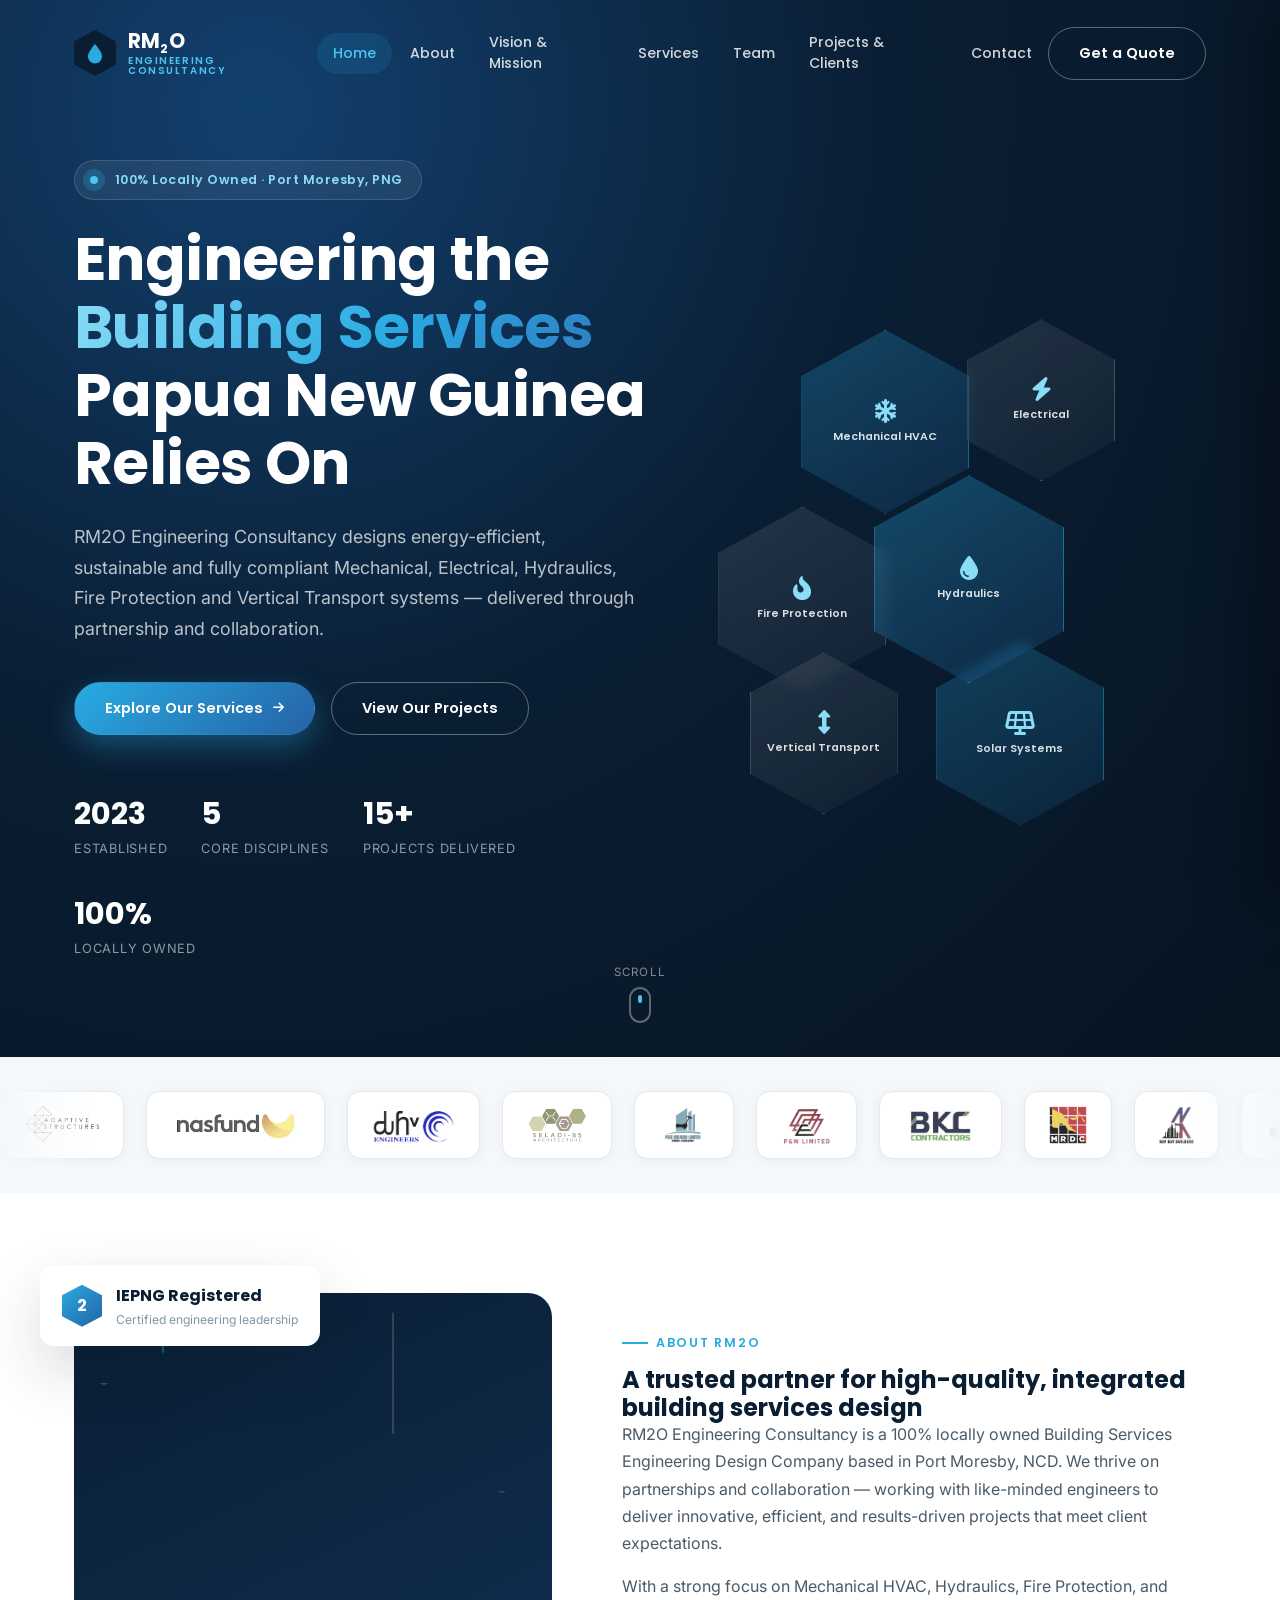
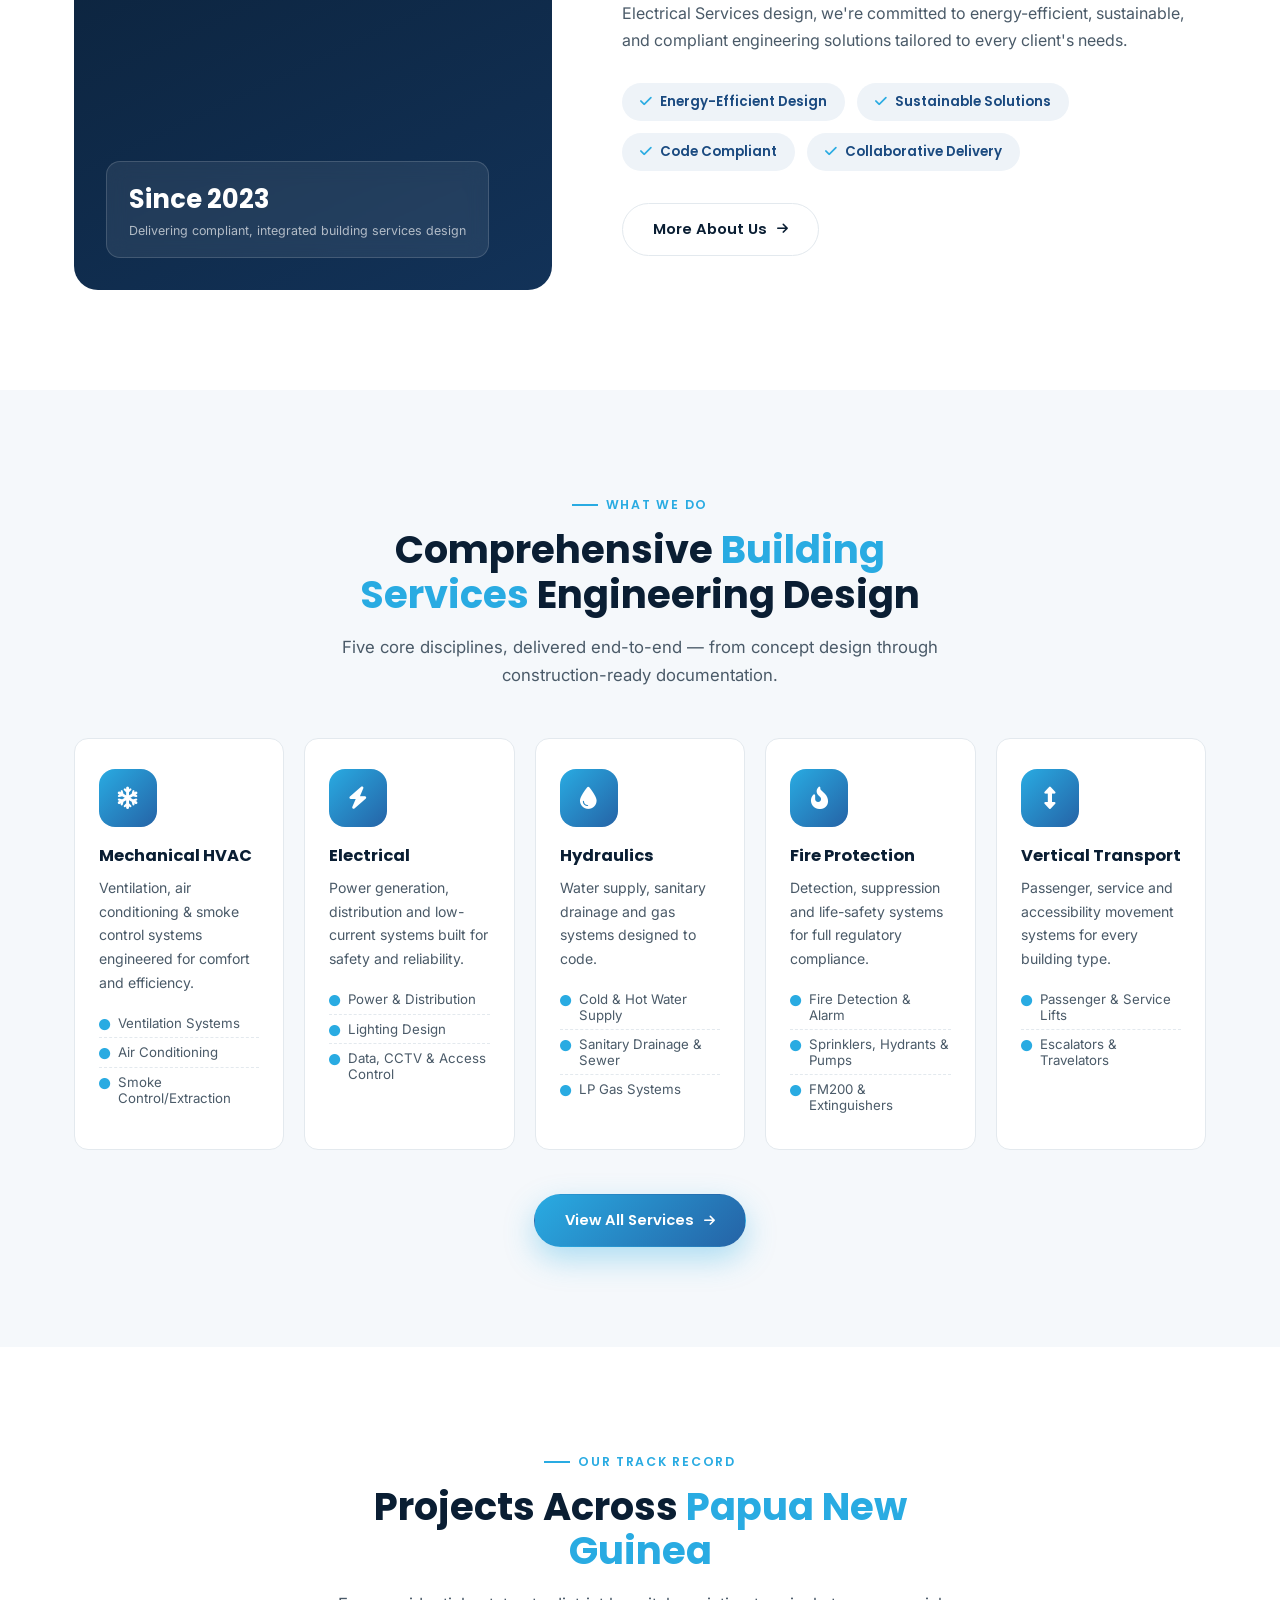
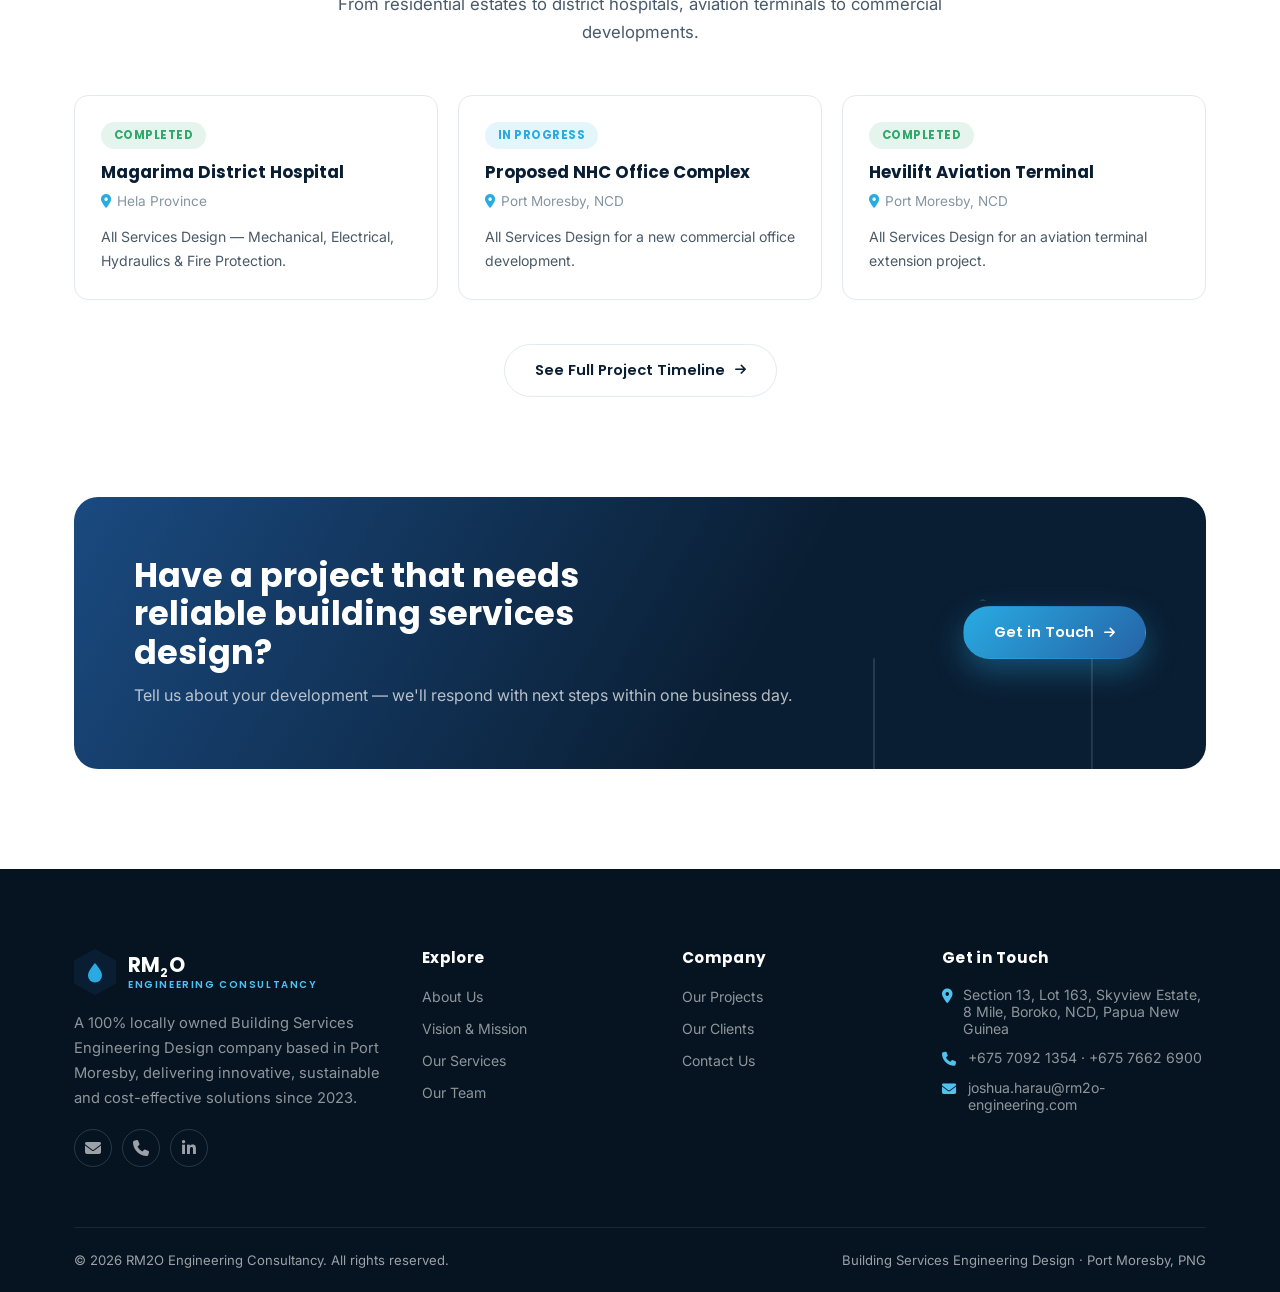
<file: index.html>
<!DOCTYPE html>
<html lang="en">
<head>
<meta charset="UTF-8">
<meta name="viewport" content="width=device-width, initial-scale=1.0">
<title>RM2O Engineering Consultancy | Building Services Engineering, Port Moresby</title>
<meta name="description" content="RM2O Engineering Consultancy is a 100% locally owned building services engineering design company in Port Moresby, PNG, specialising in Mechanical HVAC, Electrical, Hydraulics, Fire Protection and Vertical Transport design.">

  <!-- Canonical -->
  <link rel="canonical" href="https://YOURNAME.github.io/rm2o-website/">

  <!-- Open Graph / Facebook / WhatsApp / LinkedIn -->
  <meta property="og:type" content="website">
  <meta property="og:site_name" content="RM2O Engineering Consultancy">
  <meta property="og:locale" content="en_PG">
  <meta property="og:url" content="https://YOURNAME.github.io/rm2o-website/">
  <meta property="og:title" content="RM2O Engineering Consultancy | Building Services Engineering, Port Moresby">
  <meta property="og:description" content="RM2O Engineering Consultancy is a 100% locally owned building services engineering design company in Port Moresby, PNG, specialising in Mechanical HVAC, Electrical, Hydraulics, Fire Protection and Vertical Transport design.">
  <meta property="og:image" content="https://YOURNAME.github.io/rm2o-website/assets/og-image.png">
  <meta property="og:image:width" content="1200">
  <meta property="og:image:height" content="630">
  <meta property="og:image:alt" content="RM2O Engineering Consultancy — building services engineering design, Port Moresby, Papua New Guinea">

  <!-- Twitter / X -->
  <meta name="twitter:card" content="summary_large_image">
  <meta name="twitter:title" content="RM2O Engineering Consultancy | Building Services Engineering, Port Moresby">
  <meta name="twitter:description" content="RM2O Engineering Consultancy is a 100% locally owned building services engineering design company in Port Moresby, PNG, specialising in Mechanical HVAC, Electrical, Hydraulics, Fire Protection and Vertical Transport design.">
  <meta name="twitter:image" content="https://YOURNAME.github.io/rm2o-website/assets/og-image.png">

  <!-- Theme -->
  <meta name="theme-color" content="#0a1e33">

<link rel="icon" type="image/svg+xml" href="assets/favicon.svg">
<link rel="preconnect" href="https://fonts.googleapis.com">
<link rel="preconnect" href="https://fonts.gstatic.com" crossorigin>
<link href="https://fonts.googleapis.com/css2?family=Inter:wght@400;500;600;700&family=Poppins:wght@500;600;700;800&display=swap" rel="stylesheet">
<link rel="stylesheet" href="https://cdnjs.cloudflare.com/ajax/libs/font-awesome/6.5.1/css/all.min.css">
<link rel="stylesheet" href="css/style.css">
<link rel="stylesheet" href="css/pages.css">
</head>
<body data-page="home">

<div id="preloader"><div class="loader-hex"></div></div>

<!-- ===== Header ===== -->
<header class="site-header">
  <div class="container">
    <a href="index.html" class="brand">
      <div class="brand-mark">
        <svg viewBox="0 0 24 24" fill="none"><path d="M12 3c4 5 7 8.8 7 12.5A7 7 0 0 1 5 15.5C5 11.8 8 8 12 3z" fill="#29abe2"/></svg>
      </div>
      <div class="brand-text">
        <div class="rm">RM<sub>2</sub>O</div>
        <div class="sub">Engineering Consultancy</div>
      </div>
    </a>
    <nav class="nav-links">
      <a href="index.html" data-page="home">Home</a>
      <a href="about.html" data-page="about">About</a>
      <a href="vision-mission.html" data-page="vision">Vision &amp; Mission</a>
      <a href="services.html" data-page="services">Services</a>
      <a href="team.html" data-page="team">Team</a>
      <a href="projects-clients.html" data-page="projects">Projects &amp; Clients</a>
      <a href="contact.html" data-page="contact">Contact</a>
    </nav>
    <div class="nav-cta">
      <a href="contact.html" class="btn btn-outline desktop-only">Get a Quote</a>
      <button class="nav-toggle" aria-label="Open menu"><span></span><span></span><span></span></button>
    </div>
  </div>
</header>
<div class="nav-overlay"></div>
<aside class="mobile-nav">
  <button class="mobile-nav-close" aria-label="Close menu"><i class="fa-solid fa-xmark"></i></button>
  <a href="index.html" data-page="home">Home</a>
  <a href="about.html" data-page="about">About</a>
  <a href="vision-mission.html" data-page="vision">Vision &amp; Mission</a>
  <a href="services.html" data-page="services">Services</a>
  <a href="team.html" data-page="team">Team</a>
  <a href="projects-clients.html" data-page="projects">Projects &amp; Clients</a>
  <a href="contact.html" data-page="contact">Contact</a>
  <a href="contact.html" class="btn btn-primary btn-block" style="margin-top:24px;">Get a Quote</a>
</aside>

<!-- ===== Hero ===== -->
<section class="hero">
  <div class="container hero-grid">
    <div class="reveal in">
      <div class="hero-eyebrow"><span class="dot"><span></span></span> 100% Locally Owned &middot; Port Moresby, PNG</div>
      <h1>Engineering the <span class="grad">Building Services</span> Papua New Guinea Relies On</h1>
      <p class="lead">RM2O Engineering Consultancy designs energy-efficient, sustainable and fully compliant Mechanical, Electrical, Hydraulics, Fire Protection and Vertical Transport systems &mdash; delivered through partnership and collaboration.</p>
      <div class="hero-actions">
        <a href="services.html" class="btn btn-primary">Explore Our Services <i class="fa-solid fa-arrow-right"></i></a>
        <a href="projects-clients.html" class="btn btn-outline">View Our Projects</a>
      </div>
      <div class="hero-stats">
        <div class="stat"><b>2023</b><span>Established</span></div>
        <div class="stat"><b>5</b><span>Core Disciplines</span></div>
        <div class="stat"><b>15+</b><span>Projects Delivered</span></div>
        <div class="stat"><b>100%</b><span>Locally Owned</span></div>
      </div>
    </div>
    <div class="hero-visual reveal in reveal-delay-2">
      <div class="hex-cluster">
        <div class="hex h1"><i class="fa-solid fa-snowflake"></i><span>Mechanical HVAC</span></div>
        <div class="hex h2"><i class="fa-solid fa-bolt"></i><span>Electrical</span></div>
        <div class="hex h3"><i class="fa-solid fa-fire-flame-curved"></i><span>Fire Protection</span></div>
        <div class="hex h4"><i class="fa-solid fa-droplet"></i><span>Hydraulics</span></div>
        <div class="hex h5"><i class="fa-solid fa-up-down"></i><span>Vertical Transport</span></div>
        <div class="hex h6"><i class="fa-solid fa-solar-panel"></i><span>Solar Systems</span></div>
      </div>
    </div>
  </div>
  <div class="scroll-cue"><span>Scroll</span><div class="mouse"><span></span></div></div>
</section>

<!-- ===== Client marquee strip ===== -->
<section class="bg-soft" style="padding:0;">
  <div class="marquee-wrap">
    <div class="marquee-track">
      <div class="client-logo"><img src="icons/as_logo.png" alt="Adaptive Structures" loading="lazy"></div>
      <div class="client-logo"><img src="icons/nasfund.png" alt="Nasfund" loading="lazy"></div>
      <div class="client-logo"><img src="icons/dhv_engineers.png" alt="DHV Engineers" loading="lazy"></div>
      <div class="client-logo"><img src="icons/seladi_85.png" alt="Seladi-85 Architectural Design Studio" loading="lazy"></div>
      <div class="client-logo"><img src="icons/peek_builders.png" alt="Peek Builders Limited" loading="lazy"></div>
      <div class="client-logo"><img src="icons/pw_limited.png" alt="P&amp;W Limited" loading="lazy"></div>
      <div class="client-logo"><img src="icons/bkc_contractors.png" alt="BKC Contractors" loading="lazy"></div>
      <div class="client-logo"><img src="icons/mrdc.png" alt="MRDC" loading="lazy"></div>
      <div class="client-logo"><img src="icons/nay_kay_builders.png" alt="Nay Kay Builders" loading="lazy"></div>
      <div class="client-logo"><img src="icons/southern_cross.png" alt="Southern Cross" loading="lazy"></div>
      <div class="client-logo"><img src="icons/crcc.png" alt="CRCC" loading="lazy"></div>
      <div class="client-logo"><img src="icons/pacific_rim_constructors.png" alt="Pacific Rim Constructors" loading="lazy"></div>
      <div class="client-logo"><img src="icons/heyg.png" alt="HEYG" loading="lazy"></div>
    </div>
  </div>
</section>

<!-- ===== About teaser ===== -->
<section class="section-pad">
  <div class="container about-split">
    <div class="about-visual reveal">
      <div class="about-panel">
        <div class="hex-deco hex-outline"></div>
        <div class="hex-deco hex-outline small"></div>
        <div class="about-panel-tag"><b>Since 2023</b><span>Delivering compliant, integrated building services design</span></div>
      </div>
      <div class="about-float-card">
        <div class="hex-badge">2</div>
        <div><b>IEPNG Registered</b><span>Certified engineering leadership</span></div>
      </div>
    </div>
    <div class="about-body reveal reveal-delay-1">
      <div class="eyebrow">About RM2O</div>
      <h2>A trusted partner for high-quality, integrated building services design</h2>
      <p>RM2O Engineering Consultancy is a 100% locally owned Building Services Engineering Design Company based in Port Moresby, NCD. We thrive on partnerships and collaboration &mdash; working with like-minded engineers to deliver innovative, efficient, and results-driven projects that meet client expectations.</p>
      <p>With a strong focus on Mechanical HVAC, Hydraulics, Fire Protection, and Electrical Services design, we're committed to energy-efficient, sustainable, and compliant engineering solutions tailored to every client's needs.</p>
      <div class="value-pills">
        <span><i class="fa-solid fa-check"></i> Energy-Efficient Design</span>
        <span><i class="fa-solid fa-check"></i> Sustainable Solutions</span>
        <span><i class="fa-solid fa-check"></i> Code Compliant</span>
        <span><i class="fa-solid fa-check"></i> Collaborative Delivery</span>
      </div>
      <a href="about.html" class="btn btn-outline-dark" style="margin-top:32px;">More About Us <i class="fa-solid fa-arrow-right"></i></a>
    </div>
  </div>
</section>

<!-- ===== Services preview ===== -->
<section class="section-pad bg-soft">
  <div class="container">
    <div class="section-head center reveal">
      <div class="eyebrow" style="justify-content:center;">What We Do</div>
      <h2>Comprehensive <span class="accent">Building Services</span> Engineering Design</h2>
      <p>Five core disciplines, delivered end-to-end &mdash; from concept design through construction-ready documentation.</p>
    </div>
    <div class="service-grid">
      <div class="service-card reveal reveal-delay-1">
        <div class="service-icon"><i class="fa-solid fa-snowflake"></i></div>
        <h3>Mechanical HVAC</h3>
        <p>Ventilation, air conditioning &amp; smoke control systems engineered for comfort and efficiency.</p>
        <ul>
          <li><i class="fa-solid fa-circle"></i> Ventilation Systems</li>
          <li><i class="fa-solid fa-circle"></i> Air Conditioning</li>
          <li><i class="fa-solid fa-circle"></i> Smoke Control/Extraction</li>
        </ul>
      </div>
      <div class="service-card reveal reveal-delay-2">
        <div class="service-icon"><i class="fa-solid fa-bolt"></i></div>
        <h3>Electrical</h3>
        <p>Power generation, distribution and low-current systems built for safety and reliability.</p>
        <ul>
          <li><i class="fa-solid fa-circle"></i> Power &amp; Distribution</li>
          <li><i class="fa-solid fa-circle"></i> Lighting Design</li>
          <li><i class="fa-solid fa-circle"></i> Data, CCTV &amp; Access Control</li>
        </ul>
      </div>
      <div class="service-card reveal reveal-delay-3">
        <div class="service-icon"><i class="fa-solid fa-droplet"></i></div>
        <h3>Hydraulics</h3>
        <p>Water supply, sanitary drainage and gas systems designed to code.</p>
        <ul>
          <li><i class="fa-solid fa-circle"></i> Cold &amp; Hot Water Supply</li>
          <li><i class="fa-solid fa-circle"></i> Sanitary Drainage &amp; Sewer</li>
          <li><i class="fa-solid fa-circle"></i> LP Gas Systems</li>
        </ul>
      </div>
      <div class="service-card reveal reveal-delay-4">
        <div class="service-icon"><i class="fa-solid fa-fire-flame-curved"></i></div>
        <h3>Fire Protection</h3>
        <p>Detection, suppression and life-safety systems for full regulatory compliance.</p>
        <ul>
          <li><i class="fa-solid fa-circle"></i> Fire Detection &amp; Alarm</li>
          <li><i class="fa-solid fa-circle"></i> Sprinklers, Hydrants &amp; Pumps</li>
          <li><i class="fa-solid fa-circle"></i> FM200 &amp; Extinguishers</li>
        </ul>
      </div>
      <div class="service-card reveal reveal-delay-4">
        <div class="service-icon"><i class="fa-solid fa-up-down"></i></div>
        <h3>Vertical Transport</h3>
        <p>Passenger, service and accessibility movement systems for every building type.</p>
        <ul>
          <li><i class="fa-solid fa-circle"></i> Passenger &amp; Service Lifts</li>
          <li><i class="fa-solid fa-circle"></i> Escalators &amp; Travelators</li>
        </ul>
      </div>
    </div>
    <div style="text-align:center; margin-top:44px;">
      <a href="services.html" class="btn btn-primary">View All Services <i class="fa-solid fa-arrow-right"></i></a>
    </div>
  </div>
</section>

<!-- ===== Featured projects ===== -->
<section class="section-pad">
  <div class="container">
    <div class="section-head center reveal">
      <div class="eyebrow" style="justify-content:center;">Our Track Record</div>
      <h2>Projects Across <span class="accent">Papua New Guinea</span></h2>
      <p>From residential estates to district hospitals, aviation terminals to commercial developments.</p>
    </div>
    <div class="mini-service-row">
      <div class="mini-service reveal reveal-delay-1">
        <span class="tag-status done">Completed</span>
        <h4 style="margin-top:14px;">Magarima District Hospital</h4>
        <p class="tl-loc" style="display:flex;gap:6px;align-items:center;margin-top:8px;font-size:0.85rem;color:var(--muted);"><i class="fa-solid fa-location-dot" style="color:var(--cyan-500);"></i> Hela Province</p>
        <p style="margin-top:12px;font-size:0.88rem;">All Services Design &mdash; Mechanical, Electrical, Hydraulics &amp; Fire Protection.</p>
      </div>
      <div class="mini-service reveal reveal-delay-2">
        <span class="tag-status progress">In Progress</span>
        <h4 style="margin-top:14px;">Proposed NHC Office Complex</h4>
        <p style="display:flex;gap:6px;align-items:center;margin-top:8px;font-size:0.85rem;color:var(--muted);"><i class="fa-solid fa-location-dot" style="color:var(--cyan-500);"></i> Port Moresby, NCD</p>
        <p style="margin-top:12px;font-size:0.88rem;">All Services Design for a new commercial office development.</p>
      </div>
      <div class="mini-service reveal reveal-delay-3">
        <span class="tag-status done">Completed</span>
        <h4 style="margin-top:14px;">Hevilift Aviation Terminal</h4>
        <p style="display:flex;gap:6px;align-items:center;margin-top:8px;font-size:0.85rem;color:var(--muted);"><i class="fa-solid fa-location-dot" style="color:var(--cyan-500);"></i> Port Moresby, NCD</p>
        <p style="margin-top:12px;font-size:0.88rem;">All Services Design for an aviation terminal extension project.</p>
      </div>
    </div>
    <div style="text-align:center; margin-top:44px;">
      <a href="projects-clients.html" class="btn btn-outline-dark">See Full Project Timeline <i class="fa-solid fa-arrow-right"></i></a>
    </div>
  </div>
</section>

<!-- ===== CTA band ===== -->
<section class="section-pad" style="padding-top:0;">
  <div class="container">
    <div class="cta-band reveal">
      <div class="hex-deco hex-outline"></div>
      <div>
        <h2>Have a project that needs reliable building services design?</h2>
        <p>Tell us about your development &mdash; we'll respond with next steps within one business day.</p>
      </div>
      <a href="contact.html" class="btn btn-primary">Get in Touch <i class="fa-solid fa-arrow-right"></i></a>
    </div>
  </div>
</section>

<!-- ===== Footer ===== -->
<footer class="site-footer">
  <div class="container">
    <div class="footer-grid">
      <div class="footer-brand">
        <div class="brand">
          <div class="brand-mark"><svg viewBox="0 0 24 24" fill="none"><path d="M12 3c4 5 7 8.8 7 12.5A7 7 0 0 1 5 15.5C5 11.8 8 8 12 3z" fill="#29abe2"/></svg></div>
          <div class="brand-text"><div class="rm">RM<sub>2</sub>O</div><div class="sub">Engineering Consultancy</div></div>
        </div>
        <p>A 100% locally owned Building Services Engineering Design company based in Port Moresby, delivering innovative, sustainable and cost-effective solutions since 2023.</p>
        <div class="footer-social">
          <a href="mailto:jharau36@gmail.com" aria-label="Email"><i class="fa-solid fa-envelope"></i></a>
          <a href="tel:+67570921354" aria-label="Call"><i class="fa-solid fa-phone"></i></a>
          <a href="#" aria-label="LinkedIn"><i class="fa-brands fa-linkedin-in"></i></a>
        </div>
      </div>
      <div class="footer-col">
        <h4>Explore</h4>
        <ul>
          <li><a href="about.html">About Us</a></li>
          <li><a href="vision-mission.html">Vision &amp; Mission</a></li>
          <li><a href="services.html">Our Services</a></li>
          <li><a href="team.html">Our Team</a></li>
        </ul>
      </div>
      <div class="footer-col">
        <h4>Company</h4>
        <ul>
          <li><a href="projects-clients.html">Our Projects</a></li>
          <li><a href="projects-clients.html#clients">Our Clients</a></li>
          <li><a href="contact.html">Contact Us</a></li>
        </ul>
      </div>
      <div class="footer-col">
        <h4>Get in Touch</h4>
        <ul class="footer-contact">
          <li><i class="fa-solid fa-location-dot"></i> Section 13, Lot 163, Skyview Estate, 8 Mile, Boroko, NCD, Papua New Guinea</li>
          <li><i class="fa-solid fa-phone"></i> +675 7092 1354 &middot; +675 7662 6900</li>
          <li><i class="fa-solid fa-envelope"></i> joshua.harau@rm2o-engineering.com</li>
        </ul>
      </div>
    </div>
    <div class="footer-bottom">
      <span>&copy; <span class="js-year"></span> RM2O Engineering Consultancy. All rights reserved.</span>
      <span>Building Services Engineering Design &middot; Port Moresby, PNG</span>
    </div>
  </div>
</footer>

<button class="back-to-top" aria-label="Back to top"><i class="fa-solid fa-arrow-up"></i></button>

<script src="js/script.js"></script>
</body>
</html>
</file>
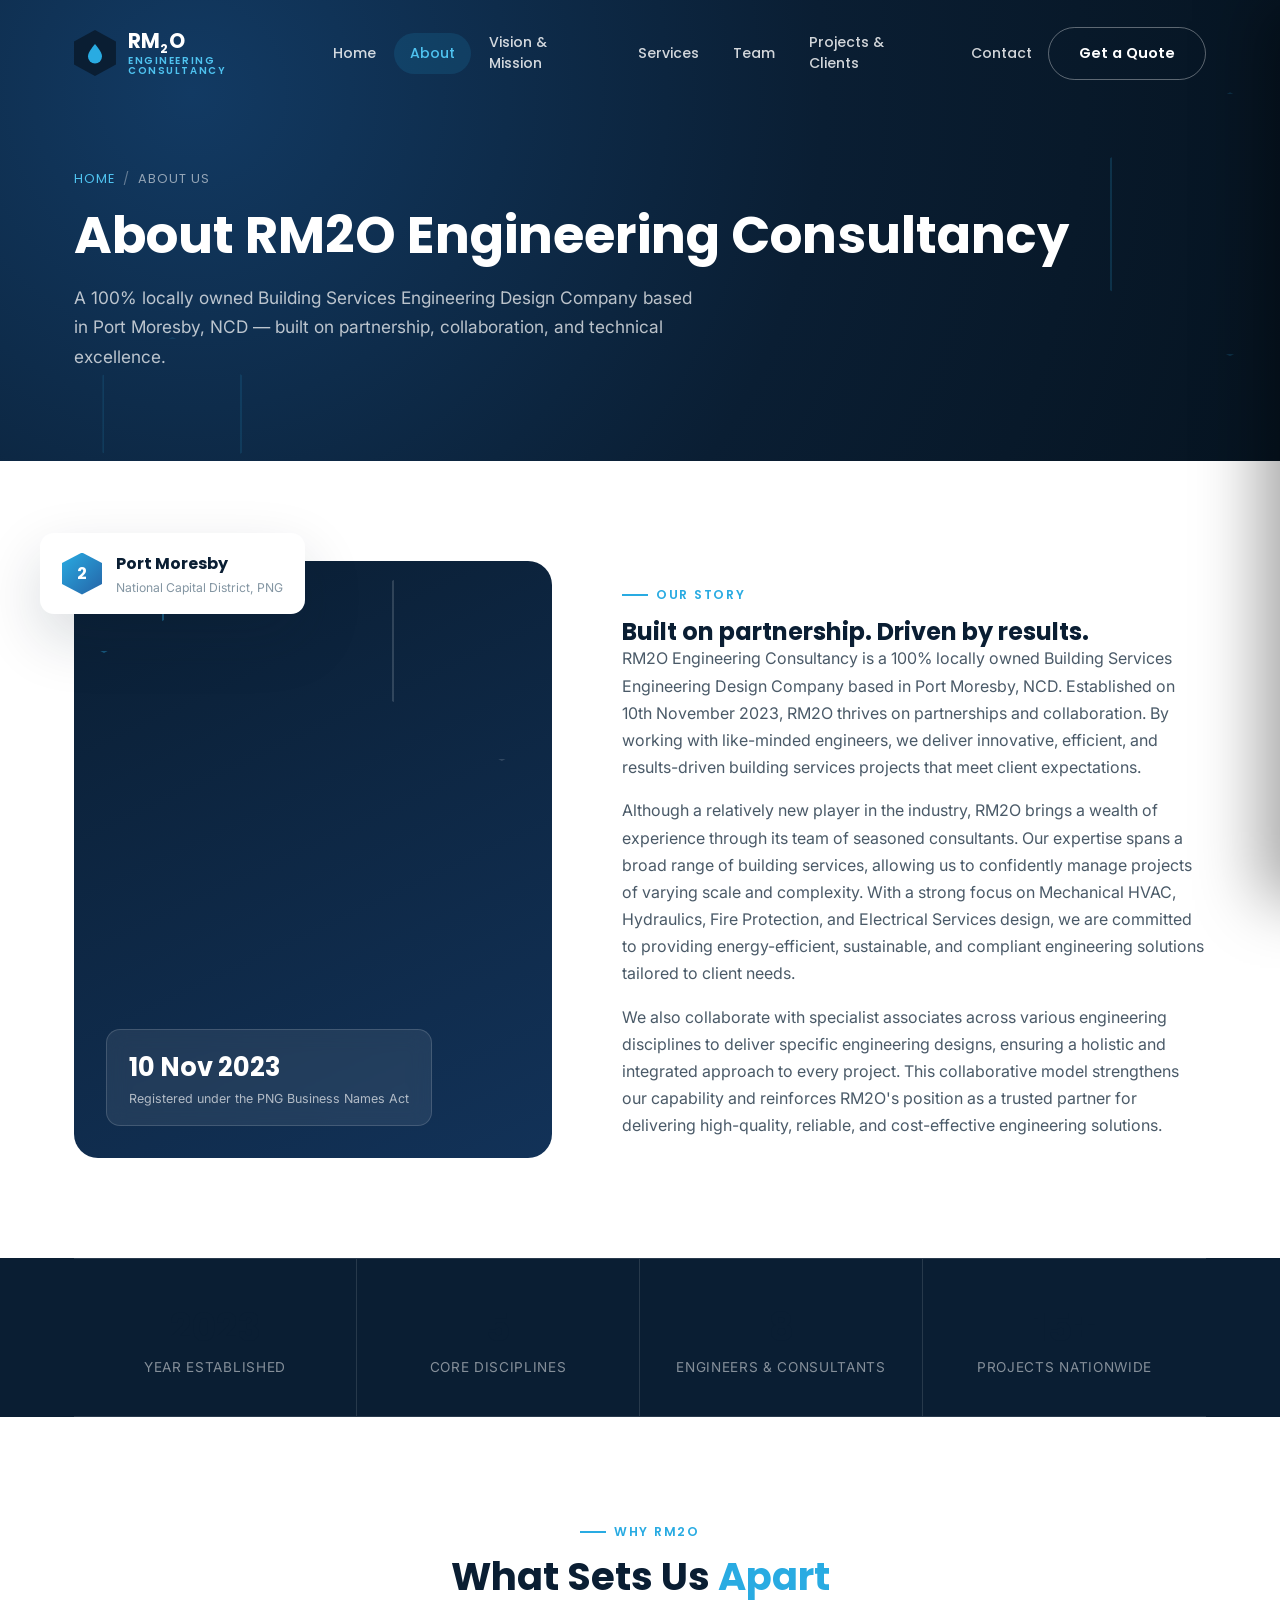
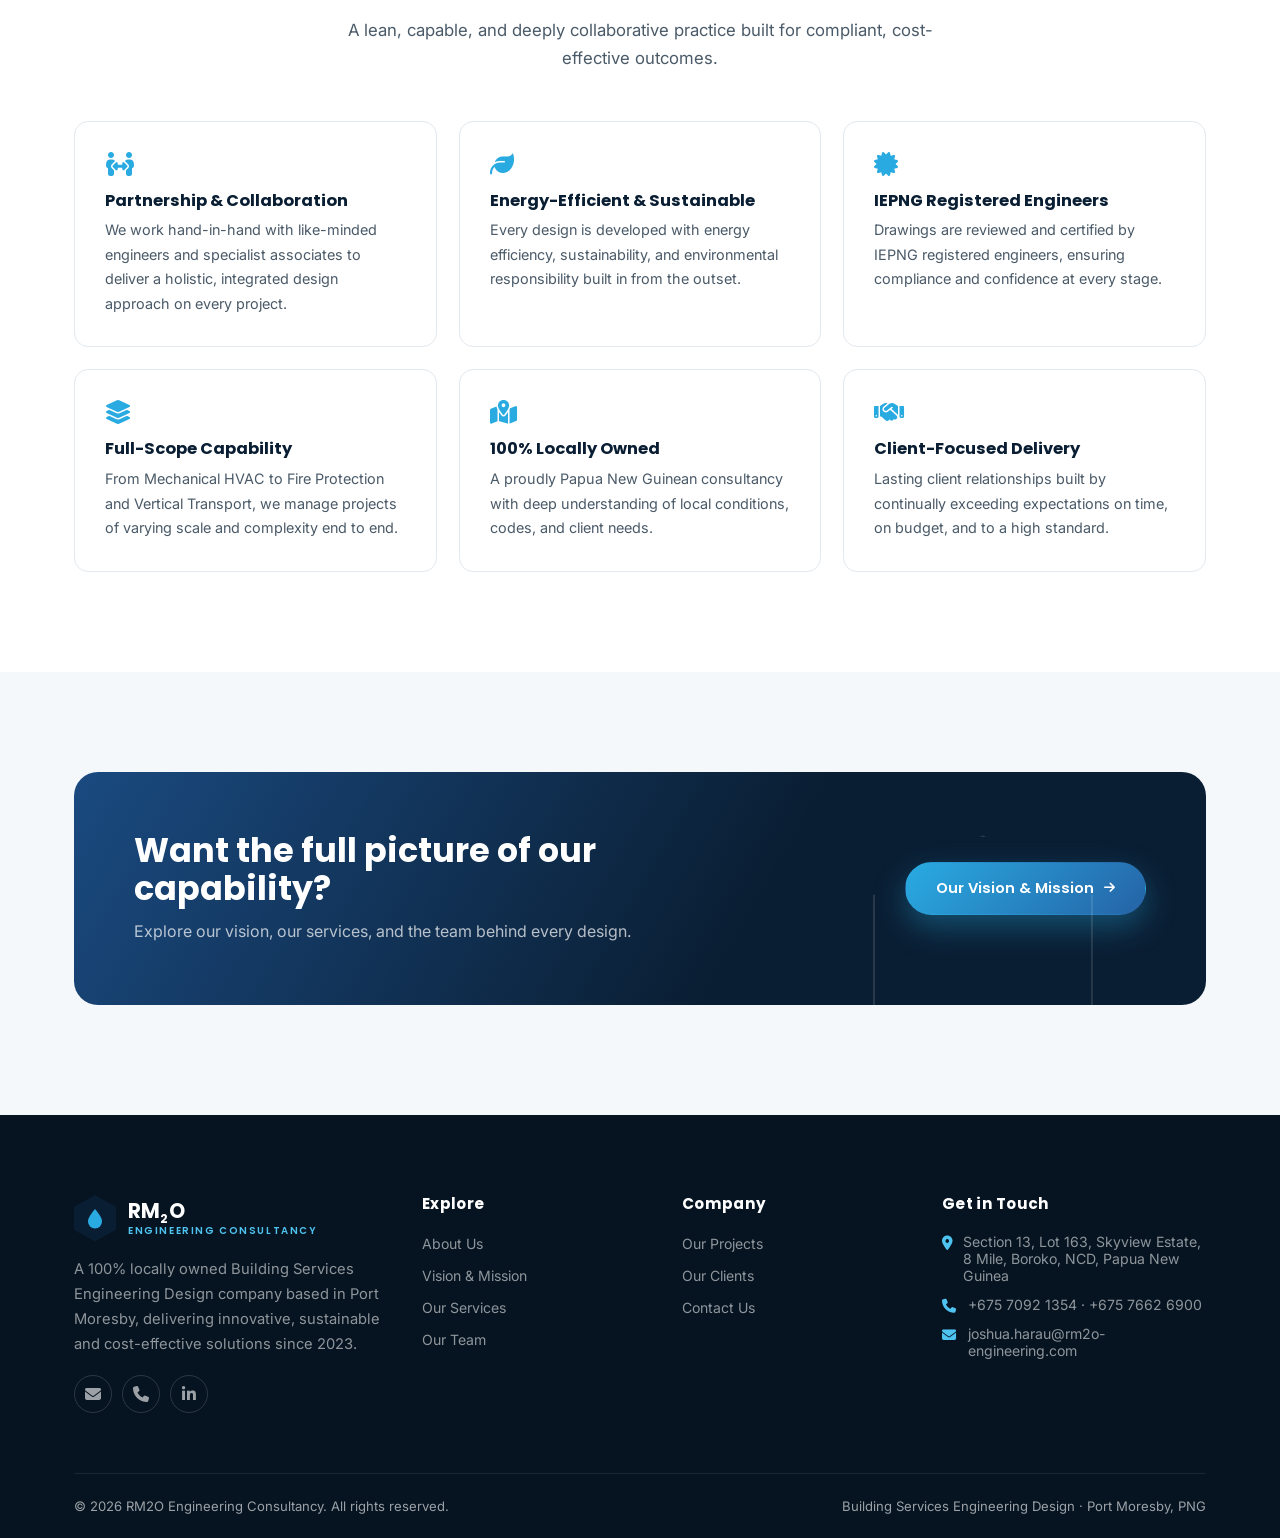
<file: about.html>
<!DOCTYPE html>
<html lang="en">
<head>
<meta charset="UTF-8">
<meta name="viewport" content="width=device-width, initial-scale=1.0">
<title>About Us | RM2O Engineering Consultancy</title>
<meta name="description" content="RM2O Engineering Consultancy is a 100% locally owned Building Services Engineering Design Company based in Port Moresby, NCD, established November 2023.">

  <!-- Canonical -->
  <link rel="canonical" href="https://YOURNAME.github.io/rm2o-website/about.html">

  <!-- Open Graph / Facebook / WhatsApp / LinkedIn -->
  <meta property="og:type" content="website">
  <meta property="og:site_name" content="RM2O Engineering Consultancy">
  <meta property="og:locale" content="en_PG">
  <meta property="og:url" content="https://YOURNAME.github.io/rm2o-website/about.html">
  <meta property="og:title" content="About Us | RM2O Engineering Consultancy">
  <meta property="og:description" content="RM2O Engineering Consultancy is a 100% locally owned Building Services Engineering Design Company based in Port Moresby, NCD, established November 2023.">
  <meta property="og:image" content="https://YOURNAME.github.io/rm2o-website/assets/og-image.png">
  <meta property="og:image:width" content="1200">
  <meta property="og:image:height" content="630">
  <meta property="og:image:alt" content="RM2O Engineering Consultancy — building services engineering design, Port Moresby, Papua New Guinea">

  <!-- Twitter / X -->
  <meta name="twitter:card" content="summary_large_image">
  <meta name="twitter:title" content="About Us | RM2O Engineering Consultancy">
  <meta name="twitter:description" content="RM2O Engineering Consultancy is a 100% locally owned Building Services Engineering Design Company based in Port Moresby, NCD, established November 2023.">
  <meta name="twitter:image" content="https://YOURNAME.github.io/rm2o-website/assets/og-image.png">

  <!-- Theme -->
  <meta name="theme-color" content="#0a1e33">

<link rel="icon" type="image/svg+xml" href="assets/favicon.svg">
<link rel="preconnect" href="https://fonts.googleapis.com">
<link rel="preconnect" href="https://fonts.gstatic.com" crossorigin>
<link href="https://fonts.googleapis.com/css2?family=Inter:wght@400;500;600;700&family=Poppins:wght@500;600;700;800&display=swap" rel="stylesheet">
<link rel="stylesheet" href="https://cdnjs.cloudflare.com/ajax/libs/font-awesome/6.5.1/css/all.min.css">
<link rel="stylesheet" href="css/style.css">
<link rel="stylesheet" href="css/pages.css">
</head>
<body data-page="about">

<div id="preloader"><div class="loader-hex"></div></div>

<header class="site-header">
  <div class="container">
    <a href="index.html" class="brand">
      <div class="brand-mark"><svg viewBox="0 0 24 24" fill="none"><path d="M12 3c4 5 7 8.8 7 12.5A7 7 0 0 1 5 15.5C5 11.8 8 8 12 3z" fill="#29abe2"/></svg></div>
      <div class="brand-text"><div class="rm">RM<sub>2</sub>O</div><div class="sub">Engineering Consultancy</div></div>
    </a>
    <nav class="nav-links">
      <a href="index.html" data-page="home">Home</a>
      <a href="about.html" data-page="about">About</a>
      <a href="vision-mission.html" data-page="vision">Vision &amp; Mission</a>
      <a href="services.html" data-page="services">Services</a>
      <a href="team.html" data-page="team">Team</a>
      <a href="projects-clients.html" data-page="projects">Projects &amp; Clients</a>
      <a href="contact.html" data-page="contact">Contact</a>
    </nav>
    <div class="nav-cta">
      <a href="contact.html" class="btn btn-outline desktop-only">Get a Quote</a>
      <button class="nav-toggle" aria-label="Open menu"><span></span><span></span><span></span></button>
    </div>
  </div>
</header>
<div class="nav-overlay"></div>
<aside class="mobile-nav">
  <button class="mobile-nav-close" aria-label="Close menu"><i class="fa-solid fa-xmark"></i></button>
  <a href="index.html" data-page="home">Home</a>
  <a href="about.html" data-page="about">About</a>
  <a href="vision-mission.html" data-page="vision">Vision &amp; Mission</a>
  <a href="services.html" data-page="services">Services</a>
  <a href="team.html" data-page="team">Team</a>
  <a href="projects-clients.html" data-page="projects">Projects &amp; Clients</a>
  <a href="contact.html" data-page="contact">Contact</a>
  <a href="contact.html" class="btn btn-primary btn-block" style="margin-top:24px;">Get a Quote</a>
</aside>

<section class="page-hero">
  <div class="hex-deco hex-outline" style="width:240px;height:264px;top:20%;right:-70px;"></div>
  <div class="hex-deco hex-outline" style="width:140px;height:154px;bottom:-30px;left:8%;border-color:rgba(41,171,226,0.25);"></div>
  <div class="container">
    <div class="crumb"><a href="index.html">Home</a><span class="sep">/</span><span class="cur">About Us</span></div>
    <h1>About RM2O Engineering Consultancy</h1>
    <p class="lead">A 100% locally owned Building Services Engineering Design Company based in Port Moresby, NCD &mdash; built on partnership, collaboration, and technical excellence.</p>
  </div>
</section>

<section class="section-pad">
  <div class="container about-split">
    <div class="about-visual reveal">
      <div class="about-panel">
        <div class="hex-deco hex-outline"></div>
        <div class="hex-deco hex-outline small"></div>
        <div class="about-panel-tag"><b>10 Nov 2023</b><span>Registered under the PNG Business Names Act</span></div>
      </div>
      <div class="about-float-card">
        <div class="hex-badge">2</div>
        <div><b>Port Moresby</b><span>National Capital District, PNG</span></div>
      </div>
    </div>
    <div class="about-body reveal reveal-delay-1">
      <div class="eyebrow">Our Story</div>
      <h2>Built on partnership. Driven by results.</h2>
      <p>RM2O Engineering Consultancy is a 100% locally owned Building Services Engineering Design Company based in Port Moresby, NCD. Established on 10th November 2023, RM2O thrives on partnerships and collaboration. By working with like-minded engineers, we deliver innovative, efficient, and results-driven building services projects that meet client expectations.</p>
      <p>Although a relatively new player in the industry, RM2O brings a wealth of experience through its team of seasoned consultants. Our expertise spans a broad range of building services, allowing us to confidently manage projects of varying scale and complexity. With a strong focus on Mechanical HVAC, Hydraulics, Fire Protection, and Electrical Services design, we are committed to providing energy-efficient, sustainable, and compliant engineering solutions tailored to client needs.</p>
      <p>We also collaborate with specialist associates across various engineering disciplines to deliver specific engineering designs, ensuring a holistic and integrated approach to every project. This collaborative model strengthens our capability and reinforces RM2O's position as a trusted partner for delivering high-quality, reliable, and cost-effective engineering solutions.</p>
    </div>
  </div>
</section>

<section class="bg-navy" style="padding:0;">
  <div class="container">
    <div class="stat-band" style="border-color:rgba(255,255,255,0.12); margin:0;">
      <div class="stat" style="border-color:rgba(255,255,255,0.12);"><b>2023</b><span style="color:rgba(255,255,255,0.5);">Year Established</span></div>
      <div class="stat" style="border-color:rgba(255,255,255,0.12);"><b>5</b><span style="color:rgba(255,255,255,0.5);">Core Disciplines</span></div>
      <div class="stat" style="border-color:rgba(255,255,255,0.12);"><b>8</b><span style="color:rgba(255,255,255,0.5);">Engineers &amp; Consultants</span></div>
      <div class="stat"><b>15+</b><span style="color:rgba(255,255,255,0.5);">Projects Nationwide</span></div>
    </div>
  </div>
</section>

<section class="section-pad">
  <div class="container">
    <div class="section-head center reveal">
      <div class="eyebrow" style="justify-content:center;">Why RM2O</div>
      <h2>What Sets Us <span class="accent">Apart</span></h2>
      <p>A lean, capable, and deeply collaborative practice built for compliant, cost-effective outcomes.</p>
    </div>
    <div class="why-grid">
      <div class="why-card reveal reveal-delay-1">
        <i class="fa-solid fa-people-arrows"></i>
        <h4>Partnership &amp; Collaboration</h4>
        <p>We work hand-in-hand with like-minded engineers and specialist associates to deliver a holistic, integrated design approach on every project.</p>
      </div>
      <div class="why-card reveal reveal-delay-2">
        <i class="fa-solid fa-leaf"></i>
        <h4>Energy-Efficient &amp; Sustainable</h4>
        <p>Every design is developed with energy efficiency, sustainability, and environmental responsibility built in from the outset.</p>
      </div>
      <div class="why-card reveal reveal-delay-3">
        <i class="fa-solid fa-certificate"></i>
        <h4>IEPNG Registered Engineers</h4>
        <p>Drawings are reviewed and certified by IEPNG registered engineers, ensuring compliance and confidence at every stage.</p>
      </div>
      <div class="why-card reveal reveal-delay-1">
        <i class="fa-solid fa-layer-group"></i>
        <h4>Full-Scope Capability</h4>
        <p>From Mechanical HVAC to Fire Protection and Vertical Transport, we manage projects of varying scale and complexity end to end.</p>
      </div>
      <div class="why-card reveal reveal-delay-2">
        <i class="fa-solid fa-map-location-dot"></i>
        <h4>100% Locally Owned</h4>
        <p>A proudly Papua New Guinean consultancy with deep understanding of local conditions, codes, and client needs.</p>
      </div>
      <div class="why-card reveal reveal-delay-3">
        <i class="fa-solid fa-handshake"></i>
        <h4>Client-Focused Delivery</h4>
        <p>Lasting client relationships built by continually exceeding expectations on time, on budget, and to a high standard.</p>
      </div>
    </div>
  </div>
</section>

<section class="section-pad bg-soft" style="padding-bottom:110px;">
  <div class="container">
    <div class="cta-band reveal" style="background:linear-gradient(120deg, var(--blue-700), var(--navy) 60%);">
      <div class="hex-deco hex-outline"></div>
      <div>
        <h2>Want the full picture of our capability?</h2>
        <p>Explore our vision, our services, and the team behind every design.</p>
      </div>
      <a href="vision-mission.html" class="btn btn-primary">Our Vision &amp; Mission <i class="fa-solid fa-arrow-right"></i></a>
    </div>
  </div>
</section>

<footer class="site-footer">
  <div class="container">
    <div class="footer-grid">
      <div class="footer-brand">
        <div class="brand">
          <div class="brand-mark"><svg viewBox="0 0 24 24" fill="none"><path d="M12 3c4 5 7 8.8 7 12.5A7 7 0 0 1 5 15.5C5 11.8 8 8 12 3z" fill="#29abe2"/></svg></div>
          <div class="brand-text"><div class="rm">RM<sub>2</sub>O</div><div class="sub">Engineering Consultancy</div></div>
        </div>
        <p>A 100% locally owned Building Services Engineering Design company based in Port Moresby, delivering innovative, sustainable and cost-effective solutions since 2023.</p>
        <div class="footer-social">
          <a href="mailto:jharau36@gmail.com" aria-label="Email"><i class="fa-solid fa-envelope"></i></a>
          <a href="tel:+67570921354" aria-label="Call"><i class="fa-solid fa-phone"></i></a>
          <a href="#" aria-label="LinkedIn"><i class="fa-brands fa-linkedin-in"></i></a>
        </div>
      </div>
      <div class="footer-col">
        <h4>Explore</h4>
        <ul>
          <li><a href="about.html">About Us</a></li>
          <li><a href="vision-mission.html">Vision &amp; Mission</a></li>
          <li><a href="services.html">Our Services</a></li>
          <li><a href="team.html">Our Team</a></li>
        </ul>
      </div>
      <div class="footer-col">
        <h4>Company</h4>
        <ul>
          <li><a href="projects-clients.html">Our Projects</a></li>
          <li><a href="projects-clients.html#clients">Our Clients</a></li>
          <li><a href="contact.html">Contact Us</a></li>
        </ul>
      </div>
      <div class="footer-col">
        <h4>Get in Touch</h4>
        <ul class="footer-contact">
          <li><i class="fa-solid fa-location-dot"></i> Section 13, Lot 163, Skyview Estate, 8 Mile, Boroko, NCD, Papua New Guinea</li>
          <li><i class="fa-solid fa-phone"></i> +675 7092 1354 &middot; +675 7662 6900</li>
          <li><i class="fa-solid fa-envelope"></i> joshua.harau@rm2o-engineering.com</li>
        </ul>
      </div>
    </div>
    <div class="footer-bottom">
      <span>&copy; <span class="js-year"></span> RM2O Engineering Consultancy. All rights reserved.</span>
      <span>Building Services Engineering Design &middot; Port Moresby, PNG</span>
    </div>
  </div>
</footer>

<button class="back-to-top" aria-label="Back to top"><i class="fa-solid fa-arrow-up"></i></button>
<script src="js/script.js"></script>
</body>
</html>
</file>
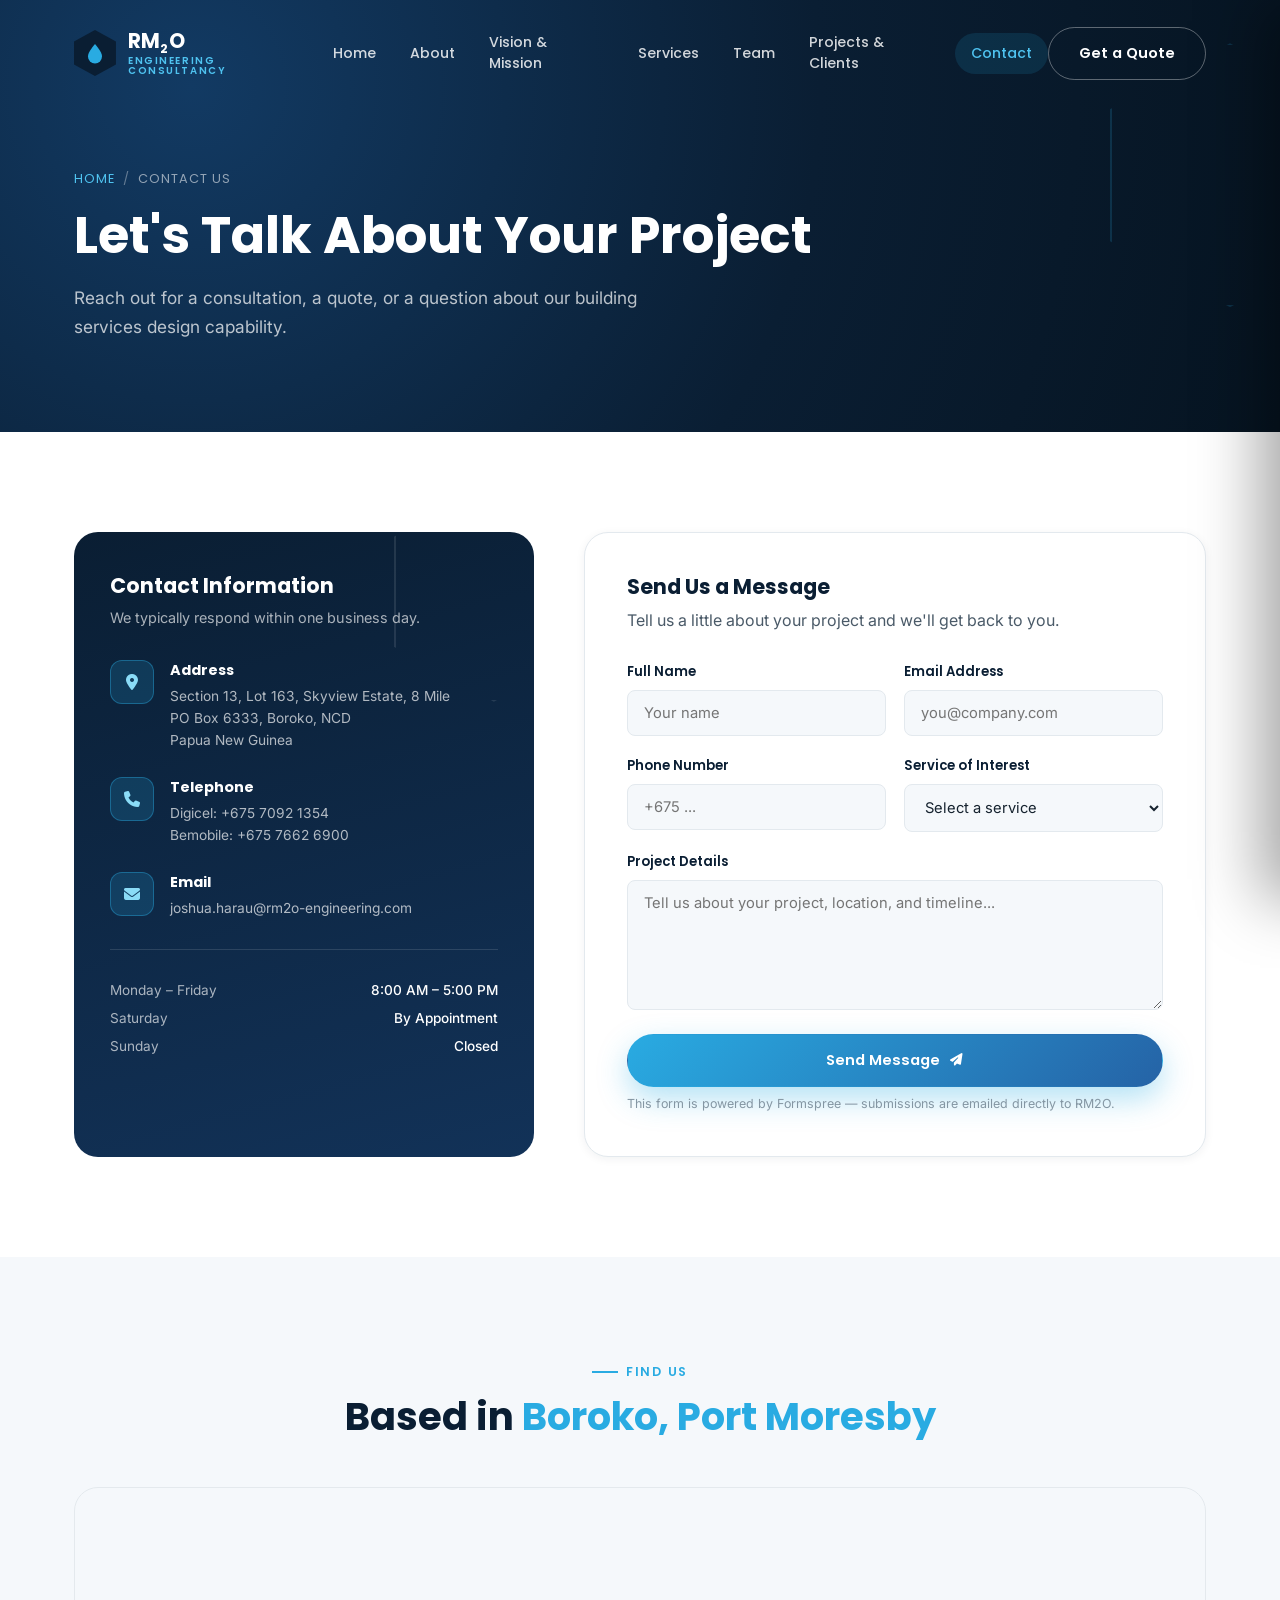
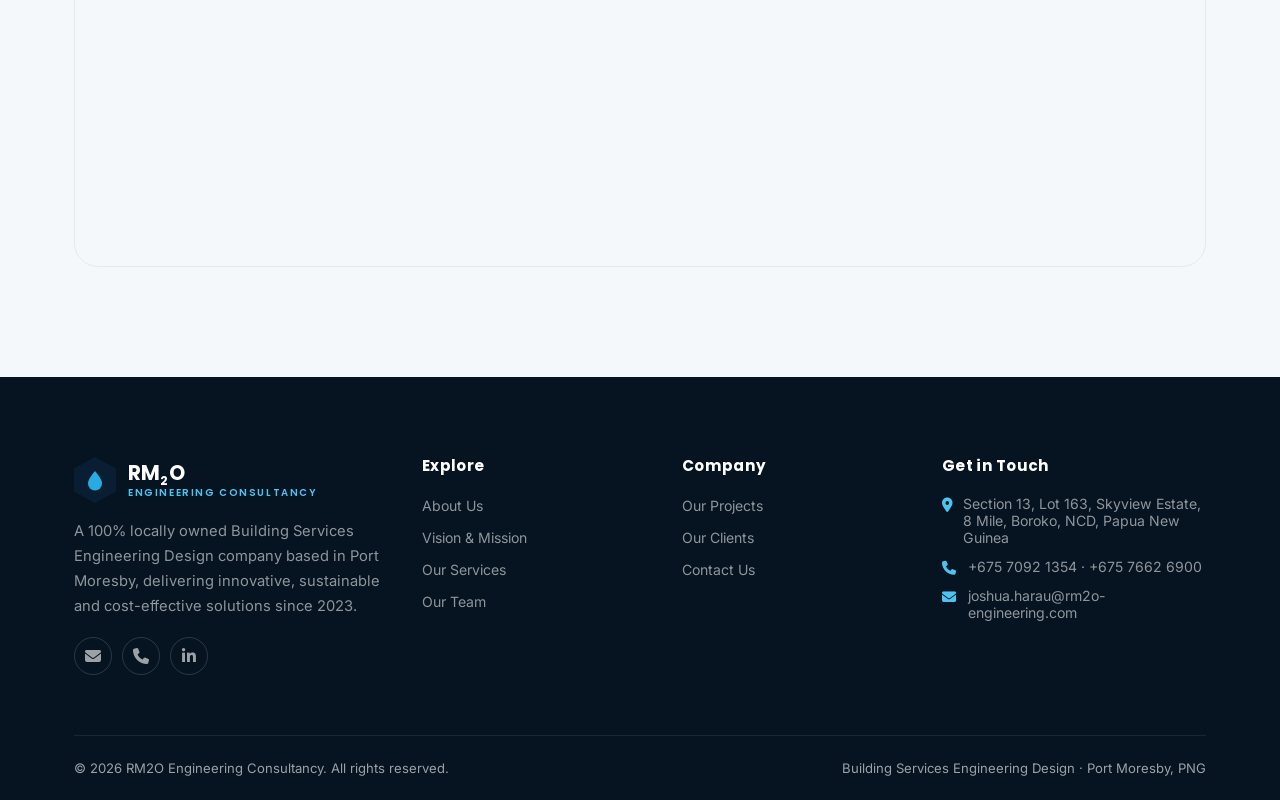
<file: contact.html>
<!DOCTYPE html>
<html lang="en">
<head>
<meta charset="UTF-8">
<meta name="viewport" content="width=device-width, initial-scale=1.0">
<title>Contact Us | RM2O Engineering Consultancy</title>
<meta name="description" content="Get in touch with RM2O Engineering Consultancy in Boroko, Port Moresby, Papua New Guinea. Call, email, or send a message about your building services project.">

  <!-- Canonical -->
  <link rel="canonical" href="https://YOURNAME.github.io/rm2o-website/contact.html">

  <!-- Open Graph / Facebook / WhatsApp / LinkedIn -->
  <meta property="og:type" content="website">
  <meta property="og:site_name" content="RM2O Engineering Consultancy">
  <meta property="og:locale" content="en_PG">
  <meta property="og:url" content="https://YOURNAME.github.io/rm2o-website/contact.html">
  <meta property="og:title" content="Contact Us | RM2O Engineering Consultancy">
  <meta property="og:description" content="Get in touch with RM2O Engineering Consultancy in Boroko, Port Moresby, Papua New Guinea. Call, email, or send a message about your building services project.">
  <meta property="og:image" content="https://YOURNAME.github.io/rm2o-website/assets/og-image.png">
  <meta property="og:image:width" content="1200">
  <meta property="og:image:height" content="630">
  <meta property="og:image:alt" content="RM2O Engineering Consultancy — building services engineering design, Port Moresby, Papua New Guinea">

  <!-- Twitter / X -->
  <meta name="twitter:card" content="summary_large_image">
  <meta name="twitter:title" content="Contact Us | RM2O Engineering Consultancy">
  <meta name="twitter:description" content="Get in touch with RM2O Engineering Consultancy in Boroko, Port Moresby, Papua New Guinea. Call, email, or send a message about your building services project.">
  <meta name="twitter:image" content="https://YOURNAME.github.io/rm2o-website/assets/og-image.png">

  <!-- Theme -->
  <meta name="theme-color" content="#0a1e33">

<link rel="icon" type="image/svg+xml" href="assets/favicon.svg">
<link rel="preconnect" href="https://fonts.googleapis.com">
<link rel="preconnect" href="https://fonts.gstatic.com" crossorigin>
<link href="https://fonts.googleapis.com/css2?family=Inter:wght@400;500;600;700&family=Poppins:wght@500;600;700;800&display=swap" rel="stylesheet">
<link rel="stylesheet" href="https://cdnjs.cloudflare.com/ajax/libs/font-awesome/6.5.1/css/all.min.css">
<link rel="stylesheet" href="css/style.css">
<link rel="stylesheet" href="css/pages.css">
</head>
<body data-page="contact">

<div id="preloader"><div class="loader-hex"></div></div>

<header class="site-header">
  <div class="container">
    <a href="index.html" class="brand">
      <div class="brand-mark"><svg viewBox="0 0 24 24" fill="none"><path d="M12 3c4 5 7 8.8 7 12.5A7 7 0 0 1 5 15.5C5 11.8 8 8 12 3z" fill="#29abe2"/></svg></div>
      <div class="brand-text"><div class="rm">RM<sub>2</sub>O</div><div class="sub">Engineering Consultancy</div></div>
    </a>
    <nav class="nav-links">
      <a href="index.html" data-page="home">Home</a>
      <a href="about.html" data-page="about">About</a>
      <a href="vision-mission.html" data-page="vision">Vision &amp; Mission</a>
      <a href="services.html" data-page="services">Services</a>
      <a href="team.html" data-page="team">Team</a>
      <a href="projects-clients.html" data-page="projects">Projects &amp; Clients</a>
      <a href="contact.html" data-page="contact">Contact</a>
    </nav>
    <div class="nav-cta">
      <a href="contact.html" class="btn btn-outline desktop-only">Get a Quote</a>
      <button class="nav-toggle" aria-label="Open menu"><span></span><span></span><span></span></button>
    </div>
  </div>
</header>
<div class="nav-overlay"></div>
<aside class="mobile-nav">
  <button class="mobile-nav-close" aria-label="Close menu"><i class="fa-solid fa-xmark"></i></button>
  <a href="index.html" data-page="home">Home</a>
  <a href="about.html" data-page="about">About</a>
  <a href="vision-mission.html" data-page="vision">Vision &amp; Mission</a>
  <a href="services.html" data-page="services">Services</a>
  <a href="team.html" data-page="team">Team</a>
  <a href="projects-clients.html" data-page="projects">Projects &amp; Clients</a>
  <a href="contact.html" data-page="contact">Contact</a>
  <a href="contact.html" class="btn btn-primary btn-block" style="margin-top:24px;">Get a Quote</a>
</aside>

<section class="page-hero">
  <div class="hex-deco hex-outline" style="width:240px;height:264px;top:10%;right:-70px;"></div>
  <div class="container">
    <div class="crumb"><a href="index.html">Home</a><span class="sep">/</span><span class="cur">Contact Us</span></div>
    <h1>Let's Talk About Your Project</h1>
    <p class="lead">Reach out for a consultation, a quote, or a question about our building services design capability.</p>
  </div>
</section>

<section class="section-pad">
  <div class="container contact-grid">

    <div class="contact-info-card reveal">
      <div class="hex-deco hex-outline"></div>
      <h3>Contact Information</h3>
      <p>We typically respond within one business day.</p>

      <div class="contact-item">
        <div class="ic"><i class="fa-solid fa-location-dot"></i></div>
        <div>
          <b>Address</b>
          <span>Section 13, Lot 163, Skyview Estate, 8 Mile<br>PO Box 6333, Boroko, NCD<br>Papua New Guinea</span>
        </div>
      </div>
      <div class="contact-item">
        <div class="ic"><i class="fa-solid fa-phone"></i></div>
        <div>
          <b>Telephone</b>
          <a href="tel:+67570921354">Digicel: +675 7092 1354</a>
          <a href="tel:+67576626900">Bemobile: +675 7662 6900</a>
        </div>
      </div>
      <div class="contact-item">
        <div class="ic"><i class="fa-solid fa-envelope"></i></div>
        <div>
          <b>Email</b>
          <a href="mailto:joshua.harau@rm2o-engineering.com">joshua.harau@rm2o-engineering.com</a>
        </div>
      </div>

      <div class="contact-hours">
        <div class="row"><span>Monday &ndash; Friday</span><b>8:00 AM &ndash; 5:00 PM</b></div>
        <div class="row"><span>Saturday</span><b>By Appointment</b></div>
        <div class="row"><span>Sunday</span><b>Closed</b></div>
      </div>
    </div>

    <div class="contact-form-card reveal reveal-delay-1">
      <h3 style="font-size:1.3rem;margin-bottom:8px;">Send Us a Message</h3>
      <p style="margin-bottom:28px;">Tell us a little about your project and we'll get back to you.</p>

      <form id="contact-form" action="https://formspree.io/f/moeaqpgp" method="POST">
        <div class="form-row">
          <div class="field">
            <label for="name">Full Name</label>
            <input type="text" id="name" name="name" placeholder="Your name" required>
          </div>
          <div class="field">
            <label for="email">Email Address</label>
            <input type="email" id="email" name="email" placeholder="you@company.com" required>
          </div>
        </div>
        <div class="form-row">
          <div class="field">
            <label for="phone">Phone Number</label>
            <input type="tel" id="phone" name="phone" placeholder="+675 ...">
          </div>
          <div class="field">
            <label for="service">Service of Interest</label>
            <select id="service" name="service">
              <option value="">Select a service</option>
              <option>Mechanical HVAC</option>
              <option>Electrical</option>
              <option>Hydraulics</option>
              <option>Fire Protection</option>
              <option>Vertical Transport</option>
              <option>Engineering Inspections</option>
              <option>Project Management</option>
              <option>Design Certification</option>
              <option>Other / Not Sure</option>
            </select>
          </div>
        </div>
        <div class="field">
          <label for="message">Project Details</label>
          <textarea id="message" name="message" placeholder="Tell us about your project, location, and timeline..." required></textarea>
        </div>
        <button type="submit" class="btn btn-primary btn-block">Send Message <i class="fa-solid fa-paper-plane"></i></button>
        <p class="form-note">This form is powered by Formspree — submissions are emailed directly to RM2O.</p>
        <div id="form-status" class="form-status"></div>
      </form>
    </div>
  </div>
</section>

<section class="section-pad bg-soft" style="padding-bottom:110px;">
  <div class="container">
    <div class="section-head center reveal">
      <div class="eyebrow" style="justify-content:center;">Find Us</div>
      <h2>Based in <span class="accent">Boroko, Port Moresby</span></h2>
    </div>
    <div class="map-wrap reveal">
      <iframe src="https://www.google.com/maps?q=Boroko,%20Port%20Moresby,%20Papua%20New%20Guinea&output=embed" loading="lazy" referrerpolicy="no-referrer-when-downgrade" title="RM2O Engineering Consultancy location map"></iframe>
    </div>
  </div>
</section>

<footer class="site-footer">
  <div class="container">
    <div class="footer-grid">
      <div class="footer-brand">
        <div class="brand">
          <div class="brand-mark"><svg viewBox="0 0 24 24" fill="none"><path d="M12 3c4 5 7 8.8 7 12.5A7 7 0 0 1 5 15.5C5 11.8 8 8 12 3z" fill="#29abe2"/></svg></div>
          <div class="brand-text"><div class="rm">RM<sub>2</sub>O</div><div class="sub">Engineering Consultancy</div></div>
        </div>
        <p>A 100% locally owned Building Services Engineering Design company based in Port Moresby, delivering innovative, sustainable and cost-effective solutions since 2023.</p>
        <div class="footer-social">
          <a href="mailto:jharau36@gmail.com" aria-label="Email"><i class="fa-solid fa-envelope"></i></a>
          <a href="tel:+67570921354" aria-label="Call"><i class="fa-solid fa-phone"></i></a>
          <a href="#" aria-label="LinkedIn"><i class="fa-brands fa-linkedin-in"></i></a>
        </div>
      </div>
      <div class="footer-col">
        <h4>Explore</h4>
        <ul>
          <li><a href="about.html">About Us</a></li>
          <li><a href="vision-mission.html">Vision &amp; Mission</a></li>
          <li><a href="services.html">Our Services</a></li>
          <li><a href="team.html">Our Team</a></li>
        </ul>
      </div>
      <div class="footer-col">
        <h4>Company</h4>
        <ul>
          <li><a href="projects-clients.html">Our Projects</a></li>
          <li><a href="projects-clients.html#clients">Our Clients</a></li>
          <li><a href="contact.html">Contact Us</a></li>
        </ul>
      </div>
      <div class="footer-col">
        <h4>Get in Touch</h4>
        <ul class="footer-contact">
          <li><i class="fa-solid fa-location-dot"></i> Section 13, Lot 163, Skyview Estate, 8 Mile, Boroko, NCD, Papua New Guinea</li>
          <li><i class="fa-solid fa-phone"></i> +675 7092 1354 &middot; +675 7662 6900</li>
          <li><i class="fa-solid fa-envelope"></i> joshua.harau@rm2o-engineering.com</li>
        </ul>
      </div>
    </div>
    <div class="footer-bottom">
      <span>&copy; <span class="js-year"></span> RM2O Engineering Consultancy. All rights reserved.</span>
      <span>Building Services Engineering Design &middot; Port Moresby, PNG</span>
    </div>
  </div>
</footer>

<button class="back-to-top" aria-label="Back to top"><i class="fa-solid fa-arrow-up"></i></button>
<script src="js/script.js"></script>
</body>
</html>
</file>
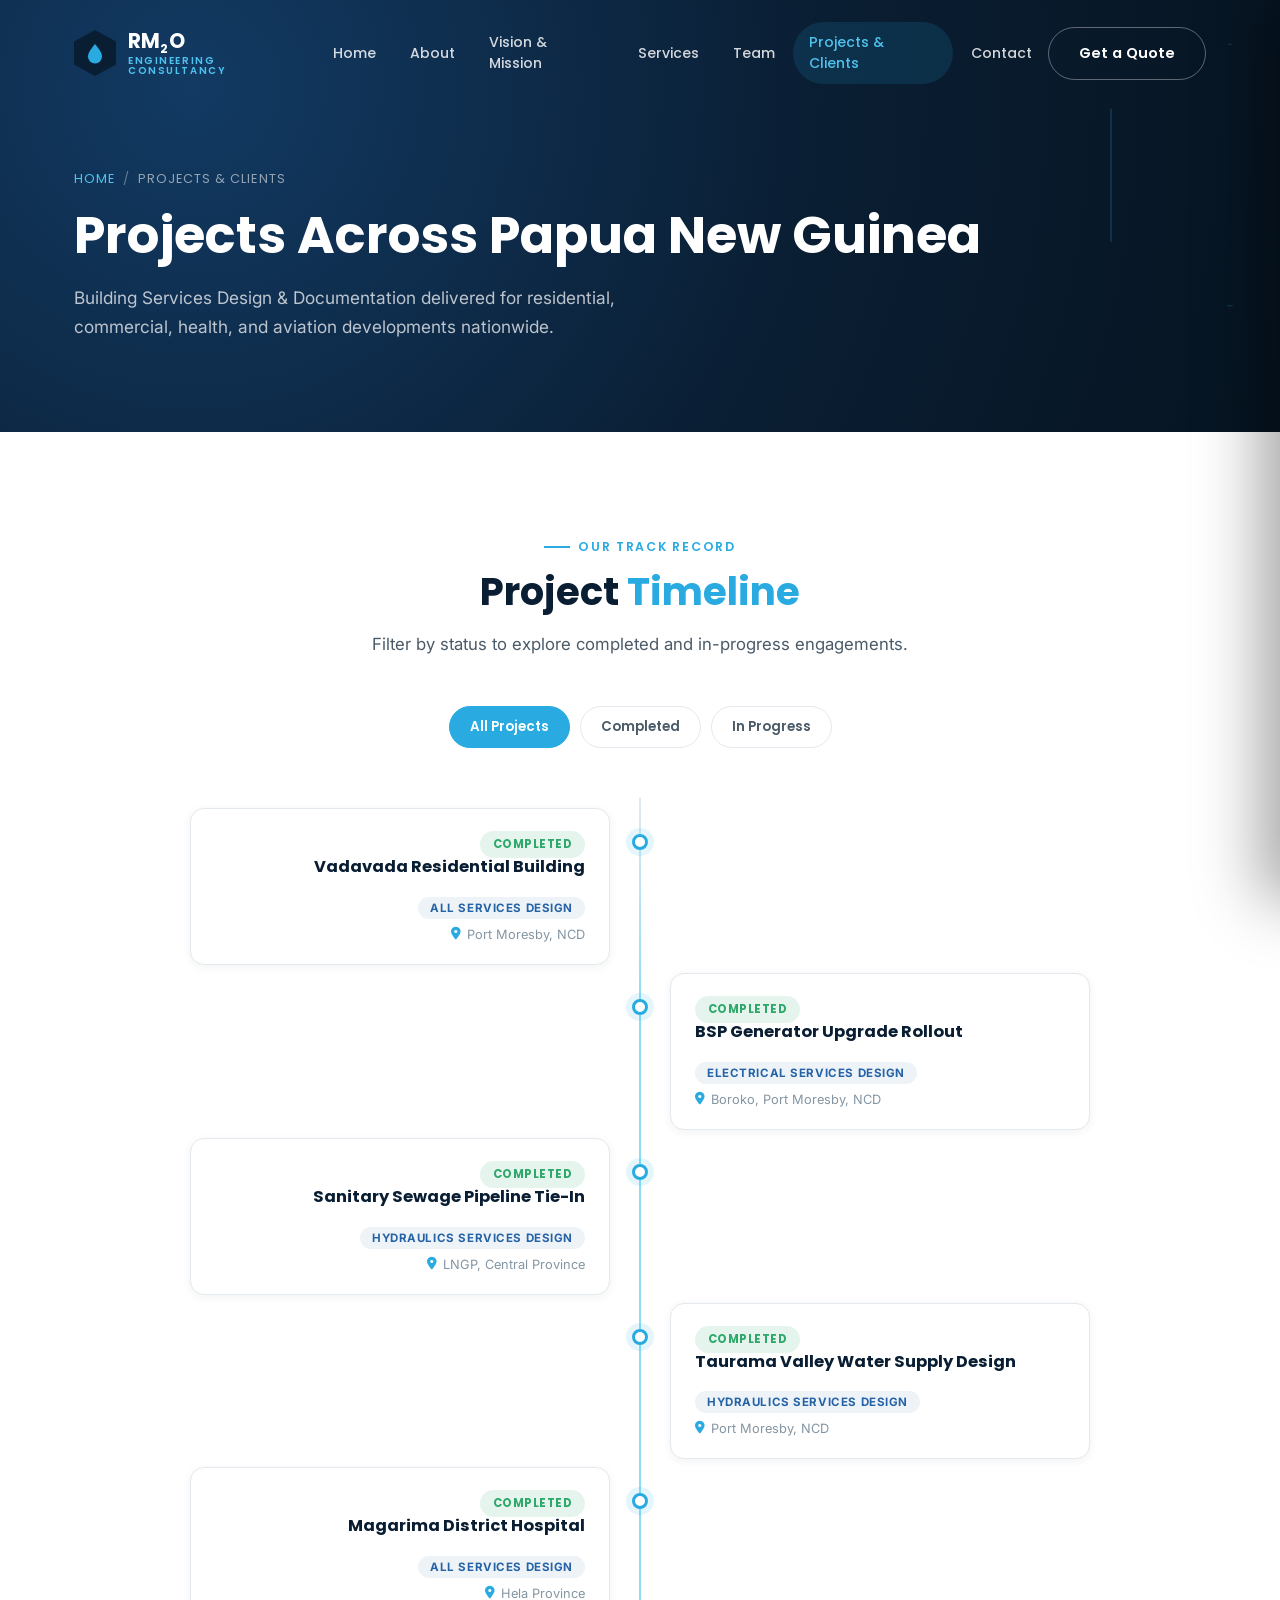
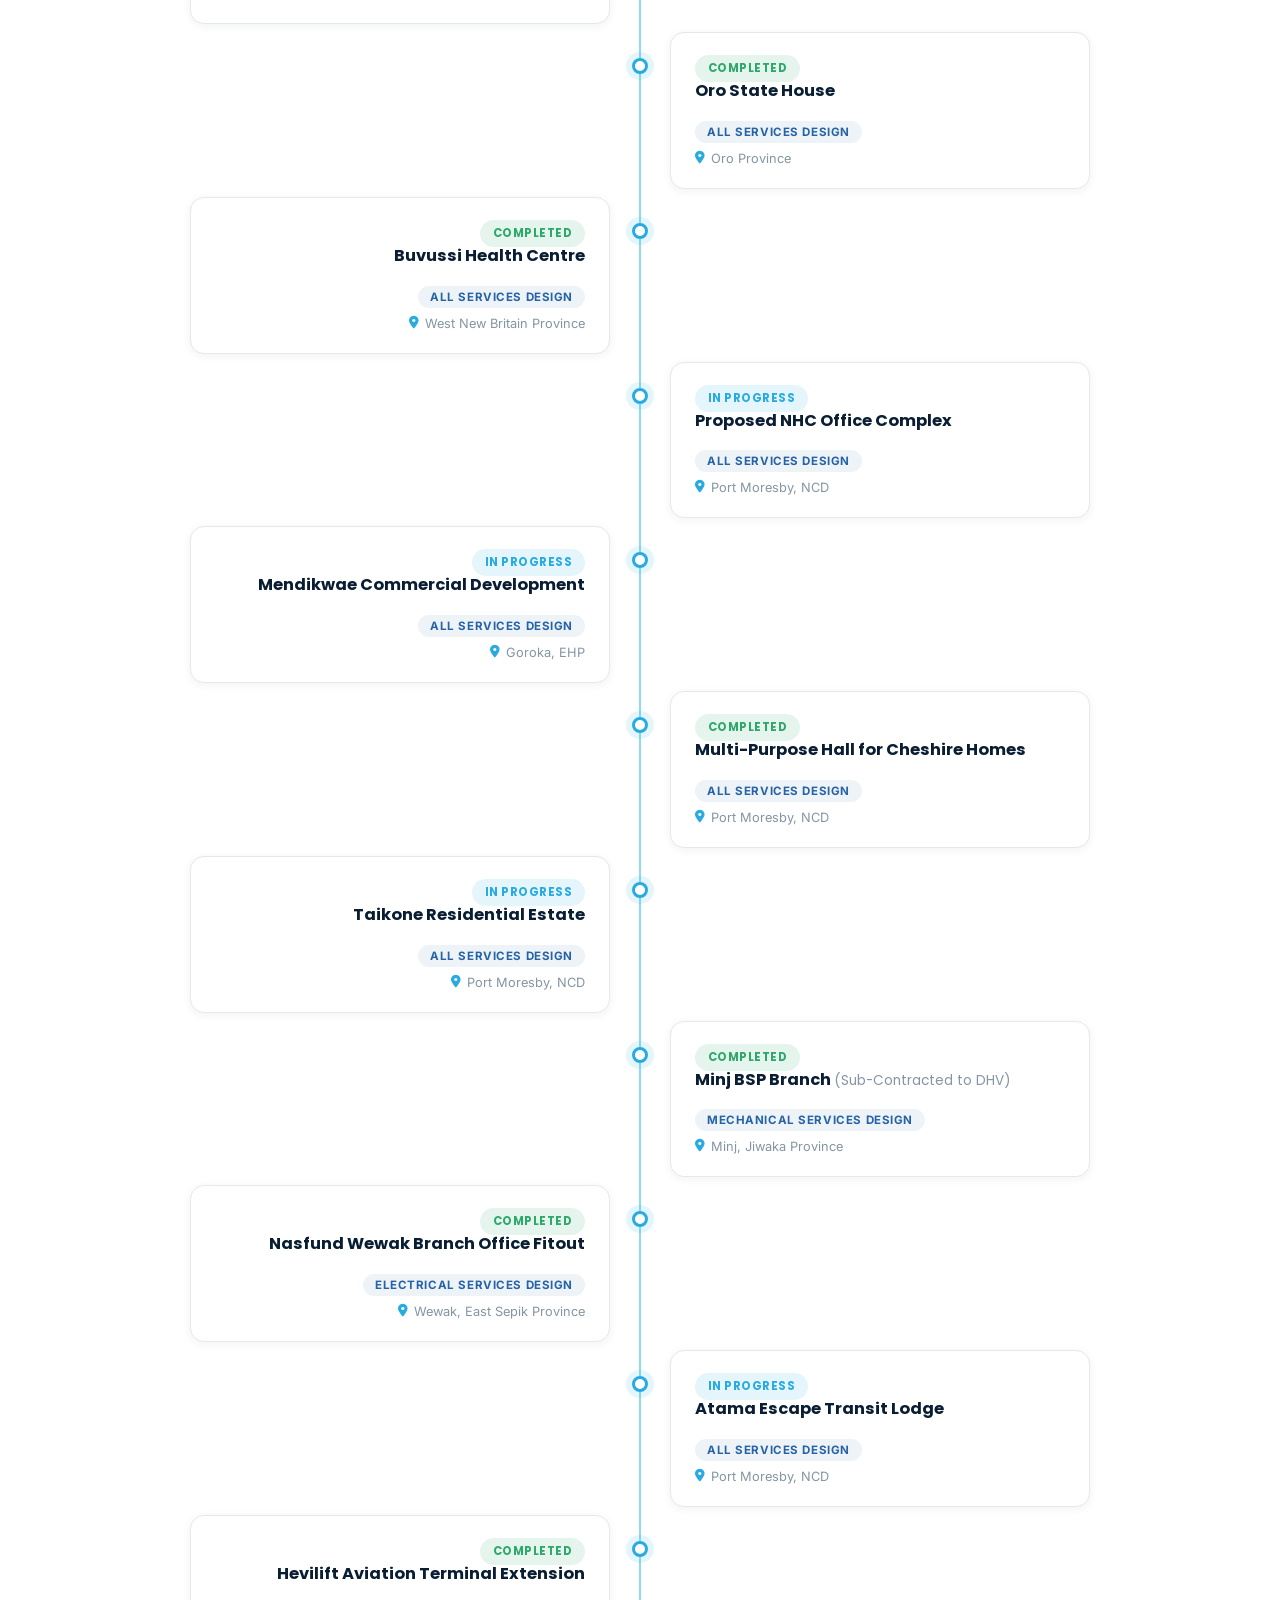
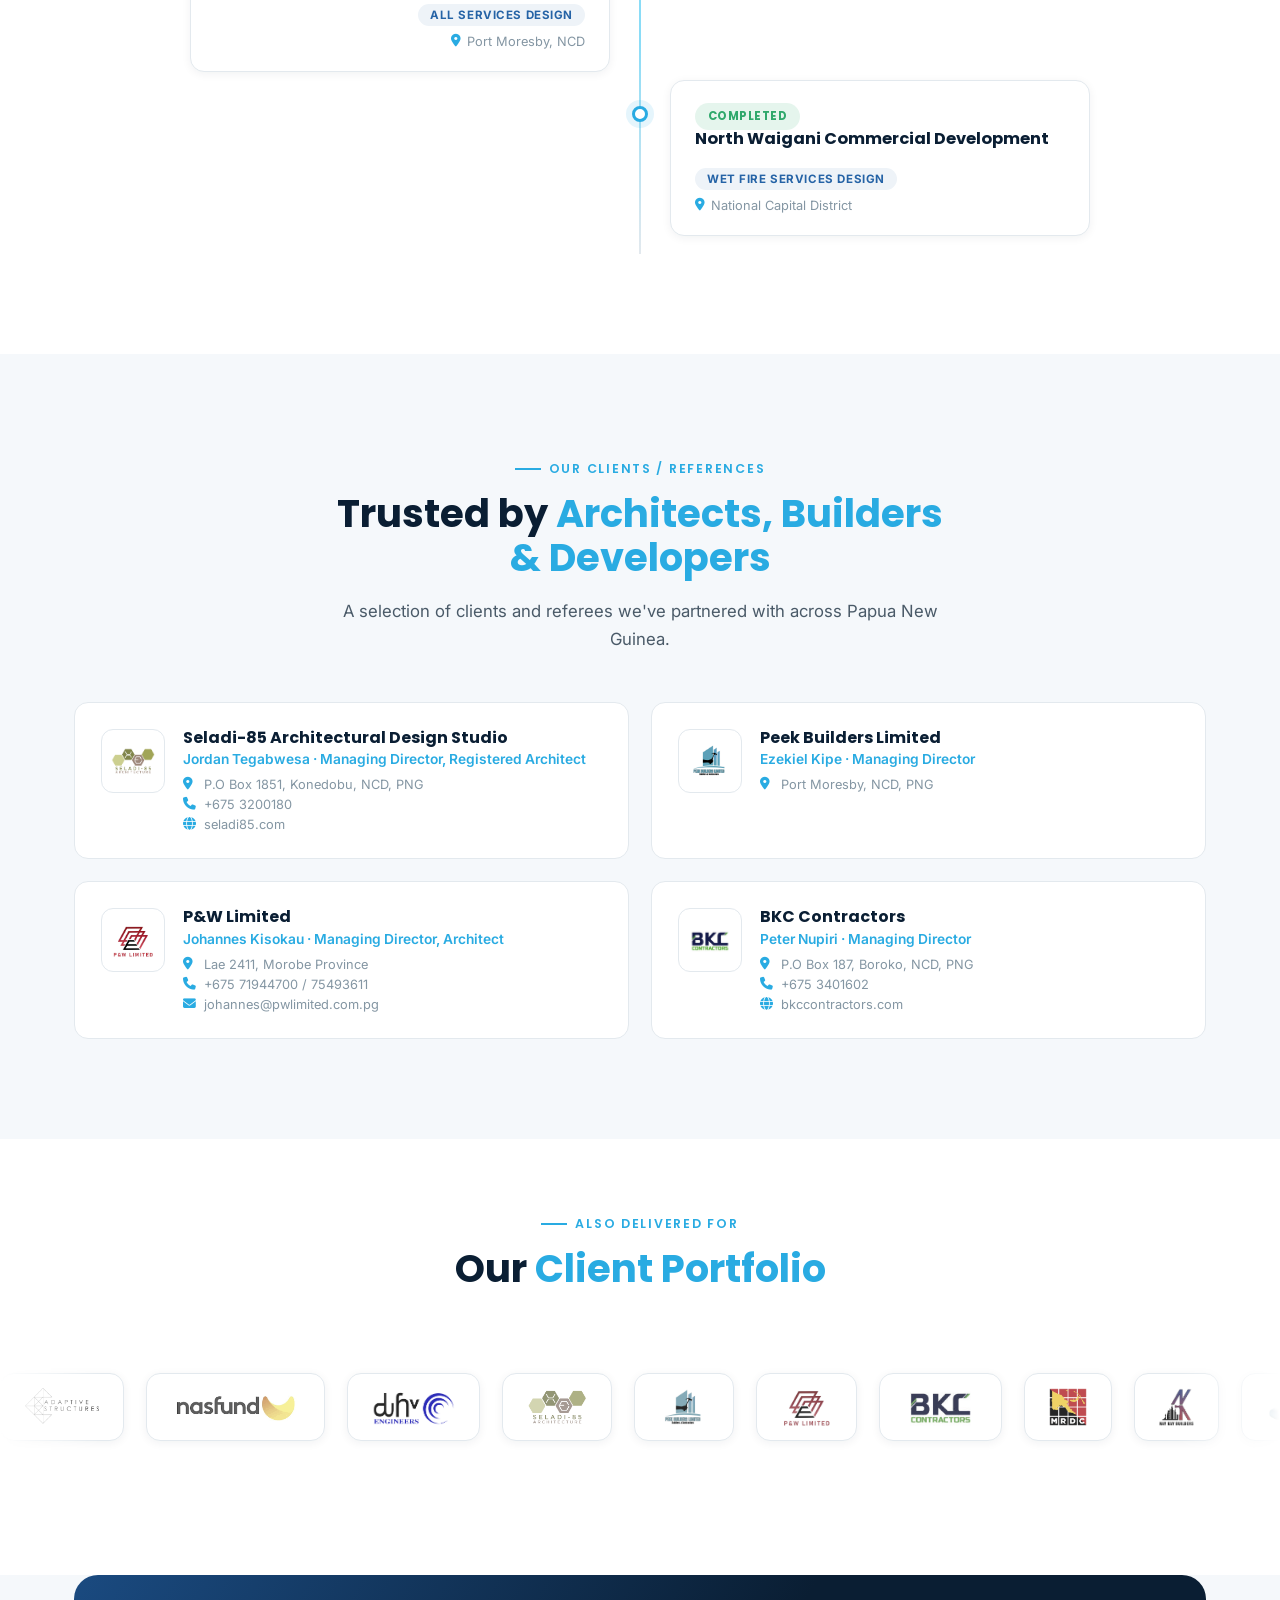
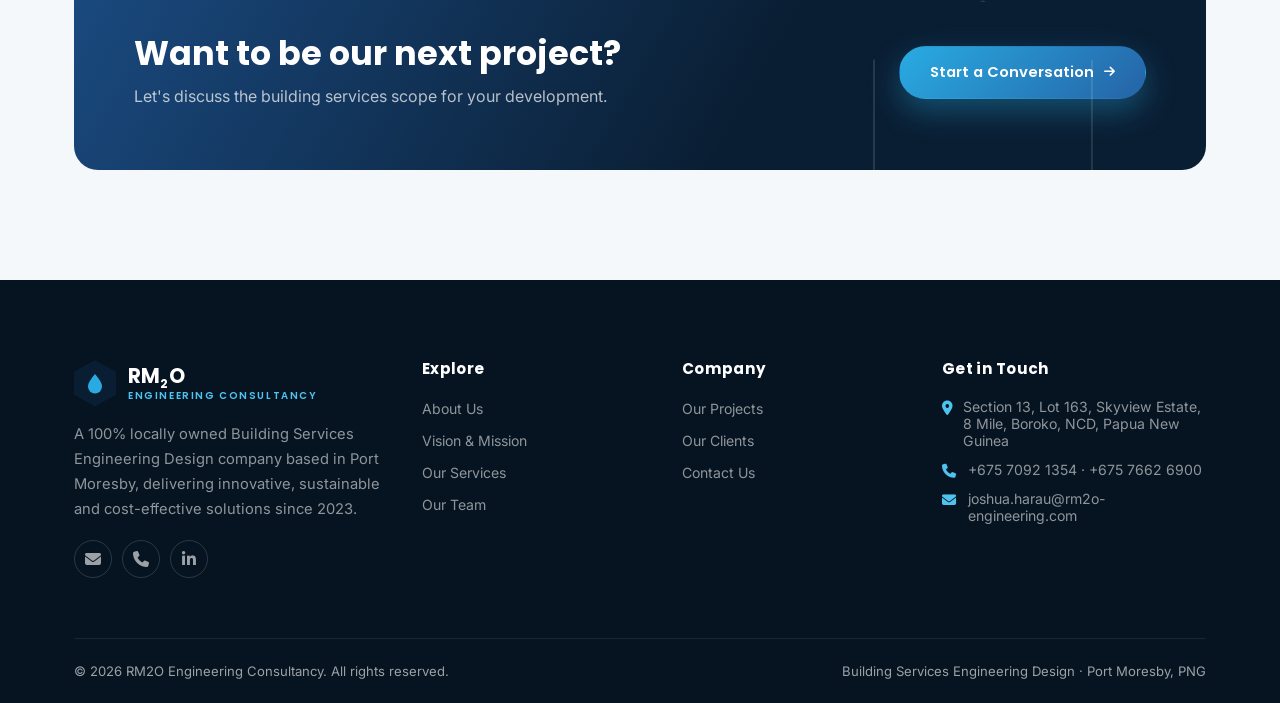
<file: projects-clients.html>
<!DOCTYPE html>
<html lang="en">
<head>
<meta charset="UTF-8">
<meta name="viewport" content="width=device-width, initial-scale=1.0">
<title>Projects &amp; Clients | RM2O Engineering Consultancy</title>
<meta name="description" content="A timeline of RM2O Engineering Consultancy's building services design projects across Papua New Guinea, and the clients and references we've delivered for.">

  <!-- Canonical -->
  <link rel="canonical" href="https://YOURNAME.github.io/rm2o-website/projects-clients.html">

  <!-- Open Graph / Facebook / WhatsApp / LinkedIn -->
  <meta property="og:type" content="website">
  <meta property="og:site_name" content="RM2O Engineering Consultancy">
  <meta property="og:locale" content="en_PG">
  <meta property="og:url" content="https://YOURNAME.github.io/rm2o-website/projects-clients.html">
  <meta property="og:title" content="Projects &amp; Clients | RM2O Engineering Consultancy">
  <meta property="og:description" content="A timeline of RM2O Engineering Consultancy's building services design projects across Papua New Guinea, and the clients and references we've delivered for.">
  <meta property="og:image" content="https://YOURNAME.github.io/rm2o-website/assets/og-image.png">
  <meta property="og:image:width" content="1200">
  <meta property="og:image:height" content="630">
  <meta property="og:image:alt" content="RM2O Engineering Consultancy — building services engineering design, Port Moresby, Papua New Guinea">

  <!-- Twitter / X -->
  <meta name="twitter:card" content="summary_large_image">
  <meta name="twitter:title" content="Projects &amp; Clients | RM2O Engineering Consultancy">
  <meta name="twitter:description" content="A timeline of RM2O Engineering Consultancy's building services design projects across Papua New Guinea, and the clients and references we've delivered for.">
  <meta name="twitter:image" content="https://YOURNAME.github.io/rm2o-website/assets/og-image.png">

  <!-- Theme -->
  <meta name="theme-color" content="#0a1e33">

<link rel="icon" type="image/svg+xml" href="assets/favicon.svg">
<link rel="preconnect" href="https://fonts.googleapis.com">
<link rel="preconnect" href="https://fonts.gstatic.com" crossorigin>
<link href="https://fonts.googleapis.com/css2?family=Inter:wght@400;500;600;700&family=Poppins:wght@500;600;700;800&display=swap" rel="stylesheet">
<link rel="stylesheet" href="https://cdnjs.cloudflare.com/ajax/libs/font-awesome/6.5.1/css/all.min.css">
<link rel="stylesheet" href="css/style.css">
<link rel="stylesheet" href="css/pages.css">
</head>
<body data-page="projects">

<div id="preloader"><div class="loader-hex"></div></div>

<header class="site-header">
  <div class="container">
    <a href="index.html" class="brand">
      <div class="brand-mark"><svg viewBox="0 0 24 24" fill="none"><path d="M12 3c4 5 7 8.8 7 12.5A7 7 0 0 1 5 15.5C5 11.8 8 8 12 3z" fill="#29abe2"/></svg></div>
      <div class="brand-text"><div class="rm">RM<sub>2</sub>O</div><div class="sub">Engineering Consultancy</div></div>
    </a>
    <nav class="nav-links">
      <a href="index.html" data-page="home">Home</a>
      <a href="about.html" data-page="about">About</a>
      <a href="vision-mission.html" data-page="vision">Vision &amp; Mission</a>
      <a href="services.html" data-page="services">Services</a>
      <a href="team.html" data-page="team">Team</a>
      <a href="projects-clients.html" data-page="projects">Projects &amp; Clients</a>
      <a href="contact.html" data-page="contact">Contact</a>
    </nav>
    <div class="nav-cta">
      <a href="contact.html" class="btn btn-outline desktop-only">Get a Quote</a>
      <button class="nav-toggle" aria-label="Open menu"><span></span><span></span><span></span></button>
    </div>
  </div>
</header>
<div class="nav-overlay"></div>
<aside class="mobile-nav">
  <button class="mobile-nav-close" aria-label="Close menu"><i class="fa-solid fa-xmark"></i></button>
  <a href="index.html" data-page="home">Home</a>
  <a href="about.html" data-page="about">About</a>
  <a href="vision-mission.html" data-page="vision">Vision &amp; Mission</a>
  <a href="services.html" data-page="services">Services</a>
  <a href="team.html" data-page="team">Team</a>
  <a href="projects-clients.html" data-page="projects">Projects &amp; Clients</a>
  <a href="contact.html" data-page="contact">Contact</a>
  <a href="contact.html" class="btn btn-primary btn-block" style="margin-top:24px;">Get a Quote</a>
</aside>

<section class="page-hero">
  <div class="hex-deco hex-outline" style="width:240px;height:264px;top:10%;right:-70px;"></div>
  <div class="container">
    <div class="crumb"><a href="index.html">Home</a><span class="sep">/</span><span class="cur">Projects &amp; Clients</span></div>
    <h1>Projects Across Papua New Guinea</h1>
    <p class="lead">Building Services Design &amp; Documentation delivered for residential, commercial, health, and aviation developments nationwide.</p>
  </div>
</section>

<!-- ===== Timeline ===== -->
<section class="section-pad">
  <div class="container">
    <div class="section-head center reveal">
      <div class="eyebrow" style="justify-content:center;">Our Track Record</div>
      <h2>Project <span class="accent">Timeline</span></h2>
      <p>Filter by status to explore completed and in-progress engagements.</p>
    </div>

    <div class="tl-filters reveal">
      <button class="tl-filter active" data-filter="all">All Projects</button>
      <button class="tl-filter" data-filter="done">Completed</button>
      <button class="tl-filter" data-filter="progress">In Progress</button>
    </div>

    <div class="timeline">

      <div class="tl-item left reveal" data-status="done">
        <div class="tl-card">
          <span class="tag-status done">Completed</span>
          <h4>Vadavada Residential Building</h4>
          <span class="tl-disc">All Services Design</span>
          <div class="tl-loc"><i class="fa-solid fa-location-dot"></i> Port Moresby, NCD</div>
        </div>
        <div class="tl-dot"><span></span></div>
        <div class="tl-spacer"></div>
      </div>

      <div class="tl-item right reveal" data-status="done">
        <div class="tl-spacer"></div>
        <div class="tl-dot"><span></span></div>
        <div class="tl-card">
          <span class="tag-status done">Completed</span>
          <h4>BSP Generator Upgrade Rollout</h4>
          <span class="tl-disc">Electrical Services Design</span>
          <div class="tl-loc"><i class="fa-solid fa-location-dot"></i> Boroko, Port Moresby, NCD</div>
        </div>
      </div>

      <div class="tl-item left reveal" data-status="done">
        <div class="tl-card">
          <span class="tag-status done">Completed</span>
          <h4>Sanitary Sewage Pipeline Tie-In</h4>
          <span class="tl-disc">Hydraulics Services Design</span>
          <div class="tl-loc"><i class="fa-solid fa-location-dot"></i> LNGP, Central Province</div>
        </div>
        <div class="tl-dot"><span></span></div>
        <div class="tl-spacer"></div>
      </div>

      <div class="tl-item right reveal" data-status="done">
        <div class="tl-spacer"></div>
        <div class="tl-dot"><span></span></div>
        <div class="tl-card">
          <span class="tag-status done">Completed</span>
          <h4>Taurama Valley Water Supply Design</h4>
          <span class="tl-disc">Hydraulics Services Design</span>
          <div class="tl-loc"><i class="fa-solid fa-location-dot"></i> Port Moresby, NCD</div>
        </div>
      </div>

      <div class="tl-item left reveal" data-status="done">
        <div class="tl-card">
          <span class="tag-status done">Completed</span>
          <h4>Magarima District Hospital</h4>
          <span class="tl-disc">All Services Design</span>
          <div class="tl-loc"><i class="fa-solid fa-location-dot"></i> Hela Province</div>
        </div>
        <div class="tl-dot"><span></span></div>
        <div class="tl-spacer"></div>
      </div>

      <div class="tl-item right reveal" data-status="done">
        <div class="tl-spacer"></div>
        <div class="tl-dot"><span></span></div>
        <div class="tl-card">
          <span class="tag-status done">Completed</span>
          <h4>Oro State House</h4>
          <span class="tl-disc">All Services Design</span>
          <div class="tl-loc"><i class="fa-solid fa-location-dot"></i> Oro Province</div>
        </div>
      </div>

      <div class="tl-item left reveal" data-status="done">
        <div class="tl-card">
          <span class="tag-status done">Completed</span>
          <h4>Buvussi Health Centre</h4>
          <span class="tl-disc">All Services Design</span>
          <div class="tl-loc"><i class="fa-solid fa-location-dot"></i> West New Britain Province</div>
        </div>
        <div class="tl-dot"><span></span></div>
        <div class="tl-spacer"></div>
      </div>

      <div class="tl-item right reveal" data-status="progress">
        <div class="tl-spacer"></div>
        <div class="tl-dot"><span></span></div>
        <div class="tl-card">
          <span class="tag-status progress">In Progress</span>
          <h4>Proposed NHC Office Complex</h4>
          <span class="tl-disc">All Services Design</span>
          <div class="tl-loc"><i class="fa-solid fa-location-dot"></i> Port Moresby, NCD</div>
        </div>
      </div>

      <div class="tl-item left reveal" data-status="progress">
        <div class="tl-card">
          <span class="tag-status progress">In Progress</span>
          <h4>Mendikwae Commercial Development</h4>
          <span class="tl-disc">All Services Design</span>
          <div class="tl-loc"><i class="fa-solid fa-location-dot"></i> Goroka, EHP</div>
        </div>
        <div class="tl-dot"><span></span></div>
        <div class="tl-spacer"></div>
      </div>

      <div class="tl-item right reveal" data-status="done">
        <div class="tl-spacer"></div>
        <div class="tl-dot"><span></span></div>
        <div class="tl-card">
          <span class="tag-status done">Completed</span>
          <h4>Multi-Purpose Hall for Cheshire Homes</h4>
          <span class="tl-disc">All Services Design</span>
          <div class="tl-loc"><i class="fa-solid fa-location-dot"></i> Port Moresby, NCD</div>
        </div>
      </div>

      <div class="tl-item left reveal" data-status="progress">
        <div class="tl-card">
          <span class="tag-status progress">In Progress</span>
          <h4>Taikone Residential Estate</h4>
          <span class="tl-disc">All Services Design</span>
          <div class="tl-loc"><i class="fa-solid fa-location-dot"></i> Port Moresby, NCD</div>
        </div>
        <div class="tl-dot"><span></span></div>
        <div class="tl-spacer"></div>
      </div>

      <div class="tl-item right reveal" data-status="done">
        <div class="tl-spacer"></div>
        <div class="tl-dot"><span></span></div>
        <div class="tl-card">
          <span class="tag-status done">Completed</span>
          <h4>Minj BSP Branch <small style="font-weight:400;color:var(--muted);">(Sub-Contracted to DHV)</small></h4>
          <span class="tl-disc">Mechanical Services Design</span>
          <div class="tl-loc"><i class="fa-solid fa-location-dot"></i> Minj, Jiwaka Province</div>
        </div>
      </div>

      <div class="tl-item left reveal" data-status="done">
        <div class="tl-card">
          <span class="tag-status done">Completed</span>
          <h4>Nasfund Wewak Branch Office Fitout</h4>
          <span class="tl-disc">Electrical Services Design</span>
          <div class="tl-loc"><i class="fa-solid fa-location-dot"></i> Wewak, East Sepik Province</div>
        </div>
        <div class="tl-dot"><span></span></div>
        <div class="tl-spacer"></div>
      </div>

      <div class="tl-item right reveal" data-status="progress">
        <div class="tl-spacer"></div>
        <div class="tl-dot"><span></span></div>
        <div class="tl-card">
          <span class="tag-status progress">In Progress</span>
          <h4>Atama Escape Transit Lodge</h4>
          <span class="tl-disc">All Services Design</span>
          <div class="tl-loc"><i class="fa-solid fa-location-dot"></i> Port Moresby, NCD</div>
        </div>
      </div>

      <div class="tl-item left reveal" data-status="done">
        <div class="tl-card">
          <span class="tag-status done">Completed</span>
          <h4>Hevilift Aviation Terminal Extension</h4>
          <span class="tl-disc">All Services Design</span>
          <div class="tl-loc"><i class="fa-solid fa-location-dot"></i> Port Moresby, NCD</div>
        </div>
        <div class="tl-dot"><span></span></div>
        <div class="tl-spacer"></div>
      </div>

      <div class="tl-item right reveal" data-status="done">
        <div class="tl-spacer"></div>
        <div class="tl-dot"><span></span></div>
        <div class="tl-card">
          <span class="tag-status done">Completed</span>
          <h4>North Waigani Commercial Development</h4>
          <span class="tl-disc">Wet Fire Services Design</span>
          <div class="tl-loc"><i class="fa-solid fa-location-dot"></i> National Capital District</div>
        </div>
      </div>

    </div>
  </div>
</section>

<!-- ===== Clients / References ===== -->
<section id="clients" class="section-pad bg-soft">
  <div class="container">
    <div class="section-head center reveal">
      <div class="eyebrow" style="justify-content:center;">Our Clients / References</div>
      <h2>Trusted by <span class="accent">Architects, Builders &amp; Developers</span></h2>
      <p>A selection of clients and referees we've partnered with across Papua New Guinea.</p>
    </div>
    <div class="ref-grid">
      <div class="ref-card reveal reveal-delay-1">
        <div class="ref-logo"><img src="icons/seladi_85.png" alt="Seladi-85 Architectural Design Studio logo" loading="lazy"></div>
        <div>
          <h4>Seladi-85 Architectural Design Studio</h4>
          <div class="ref-person">Jordan Tegabwesa &middot; Managing Director, Registered Architect</div>
          <ul>
            <li><i class="fa-solid fa-location-dot"></i> P.O Box 1851, Konedobu, NCD, PNG</li>
            <li><i class="fa-solid fa-phone"></i> +675 3200180</li>
            <li><i class="fa-solid fa-globe"></i> <a href="https://www.seladi85.com" target="_blank" rel="noopener">seladi85.com</a></li>
          </ul>
        </div>
      </div>
      <div class="ref-card reveal reveal-delay-2">
        <div class="ref-logo"><img src="icons/peek_builders.png" alt="Peek Builders Limited logo" loading="lazy"></div>
        <div>
          <h4>Peek Builders Limited</h4>
          <div class="ref-person">Ezekiel Kipe &middot; Managing Director</div>
          <ul>
            <li><i class="fa-solid fa-location-dot"></i> Port Moresby, NCD, PNG</li>
          </ul>
        </div>
      </div>
      <div class="ref-card reveal reveal-delay-3">
        <div class="ref-logo"><img src="icons/pw_limited.png" alt="P&amp;W Limited logo" loading="lazy"></div>
        <div>
          <h4>P&amp;W Limited</h4>
          <div class="ref-person">Johannes Kisokau &middot; Managing Director, Architect</div>
          <ul>
            <li><i class="fa-solid fa-location-dot"></i> Lae 2411, Morobe Province</li>
            <li><i class="fa-solid fa-phone"></i> +675 71944700 / 75493611</li>
            <li><i class="fa-solid fa-envelope"></i> <a href="mailto:johannes@pwlimited.com.pg">johannes@pwlimited.com.pg</a></li>
          </ul>
        </div>
      </div>
      <div class="ref-card reveal reveal-delay-4">
        <div class="ref-logo"><img src="icons/bkc_contractors.png" alt="BKC Contractors logo" loading="lazy"></div>
        <div>
          <h4>BKC Contractors</h4>
          <div class="ref-person">Peter Nupiri &middot; Managing Director</div>
          <ul>
            <li><i class="fa-solid fa-location-dot"></i> P.O Box 187, Boroko, NCD, PNG</li>
            <li><i class="fa-solid fa-phone"></i> +675 3401602</li>
            <li><i class="fa-solid fa-globe"></i> <a href="https://www.bkccontractors.com" target="_blank" rel="noopener">bkccontractors.com</a></li>
          </ul>
        </div>
      </div>
    </div>
  </div>
</section>

<!-- ===== Client logo strip (horizontal) ===== -->
<section class="section-pad" style="padding-top:70px;">
  <div class="container">
    <div class="section-head center reveal">
      <div class="eyebrow" style="justify-content:center;">Also Delivered For</div>
      <h2>Our <span class="accent">Client Portfolio</span></h2>
    </div>
  </div>
  <div class="marquee-wrap reveal">
        <div class="marquee-track">
      <div class="client-logo"><img src="icons/as_logo.png" alt="Adaptive Structures" loading="lazy"></div>
      <div class="client-logo"><img src="icons/nasfund.png" alt="Nasfund" loading="lazy"></div>
      <div class="client-logo"><img src="icons/dhv_engineers.png" alt="DHV Engineers" loading="lazy"></div>
      <div class="client-logo"><img src="icons/seladi_85.png" alt="Seladi-85 Architectural Design Studio" loading="lazy"></div>
      <div class="client-logo"><img src="icons/peek_builders.png" alt="Peek Builders Limited" loading="lazy"></div>
      <div class="client-logo"><img src="icons/pw_limited.png" alt="P&amp;W Limited" loading="lazy"></div>
      <div class="client-logo"><img src="icons/bkc_contractors.png" alt="BKC Contractors" loading="lazy"></div>
      <div class="client-logo"><img src="icons/mrdc.png" alt="MRDC" loading="lazy"></div>
      <div class="client-logo"><img src="icons/nay_kay_builders.png" alt="Nay Kay Builders" loading="lazy"></div>
      <div class="client-logo"><img src="icons/southern_cross.png" alt="Southern Cross" loading="lazy"></div>
      <div class="client-logo"><img src="icons/crcc.png" alt="CRCC" loading="lazy"></div>
      <div class="client-logo"><img src="icons/pacific_rim_constructors.png" alt="Pacific Rim Constructors" loading="lazy"></div>
      <div class="client-logo"><img src="icons/heyg.png" alt="HEYG" loading="lazy"></div>
    </div>
  </div>
</section>

<section class="section-pad bg-soft" style="padding-bottom:110px; padding-top:0;">
  <div class="container">
    <div class="cta-band reveal" style="background:linear-gradient(120deg, var(--blue-700), var(--navy) 60%);">
      <div class="hex-deco hex-outline"></div>
      <div>
        <h2>Want to be our next project?</h2>
        <p>Let's discuss the building services scope for your development.</p>
      </div>
      <a href="contact.html" class="btn btn-primary">Start a Conversation <i class="fa-solid fa-arrow-right"></i></a>
    </div>
  </div>
</section>

<footer class="site-footer">
  <div class="container">
    <div class="footer-grid">
      <div class="footer-brand">
        <div class="brand">
          <div class="brand-mark"><svg viewBox="0 0 24 24" fill="none"><path d="M12 3c4 5 7 8.8 7 12.5A7 7 0 0 1 5 15.5C5 11.8 8 8 12 3z" fill="#29abe2"/></svg></div>
          <div class="brand-text"><div class="rm">RM<sub>2</sub>O</div><div class="sub">Engineering Consultancy</div></div>
        </div>
        <p>A 100% locally owned Building Services Engineering Design company based in Port Moresby, delivering innovative, sustainable and cost-effective solutions since 2023.</p>
        <div class="footer-social">
          <a href="mailto:jharau36@gmail.com" aria-label="Email"><i class="fa-solid fa-envelope"></i></a>
          <a href="tel:+67570921354" aria-label="Call"><i class="fa-solid fa-phone"></i></a>
          <a href="#" aria-label="LinkedIn"><i class="fa-brands fa-linkedin-in"></i></a>
        </div>
      </div>
      <div class="footer-col">
        <h4>Explore</h4>
        <ul>
          <li><a href="about.html">About Us</a></li>
          <li><a href="vision-mission.html">Vision &amp; Mission</a></li>
          <li><a href="services.html">Our Services</a></li>
          <li><a href="team.html">Our Team</a></li>
        </ul>
      </div>
      <div class="footer-col">
        <h4>Company</h4>
        <ul>
          <li><a href="projects-clients.html">Our Projects</a></li>
          <li><a href="projects-clients.html#clients">Our Clients</a></li>
          <li><a href="contact.html">Contact Us</a></li>
        </ul>
      </div>
      <div class="footer-col">
        <h4>Get in Touch</h4>
        <ul class="footer-contact">
          <li><i class="fa-solid fa-location-dot"></i> Section 13, Lot 163, Skyview Estate, 8 Mile, Boroko, NCD, Papua New Guinea</li>
          <li><i class="fa-solid fa-phone"></i> +675 7092 1354 &middot; +675 7662 6900</li>
          <li><i class="fa-solid fa-envelope"></i> joshua.harau@rm2o-engineering.com</li>
        </ul>
      </div>
    </div>
    <div class="footer-bottom">
      <span>&copy; <span class="js-year"></span> RM2O Engineering Consultancy. All rights reserved.</span>
      <span>Building Services Engineering Design &middot; Port Moresby, PNG</span>
    </div>
  </div>
</footer>

<button class="back-to-top" aria-label="Back to top"><i class="fa-solid fa-arrow-up"></i></button>
<script src="js/script.js"></script>
</body>
</html>
</file>
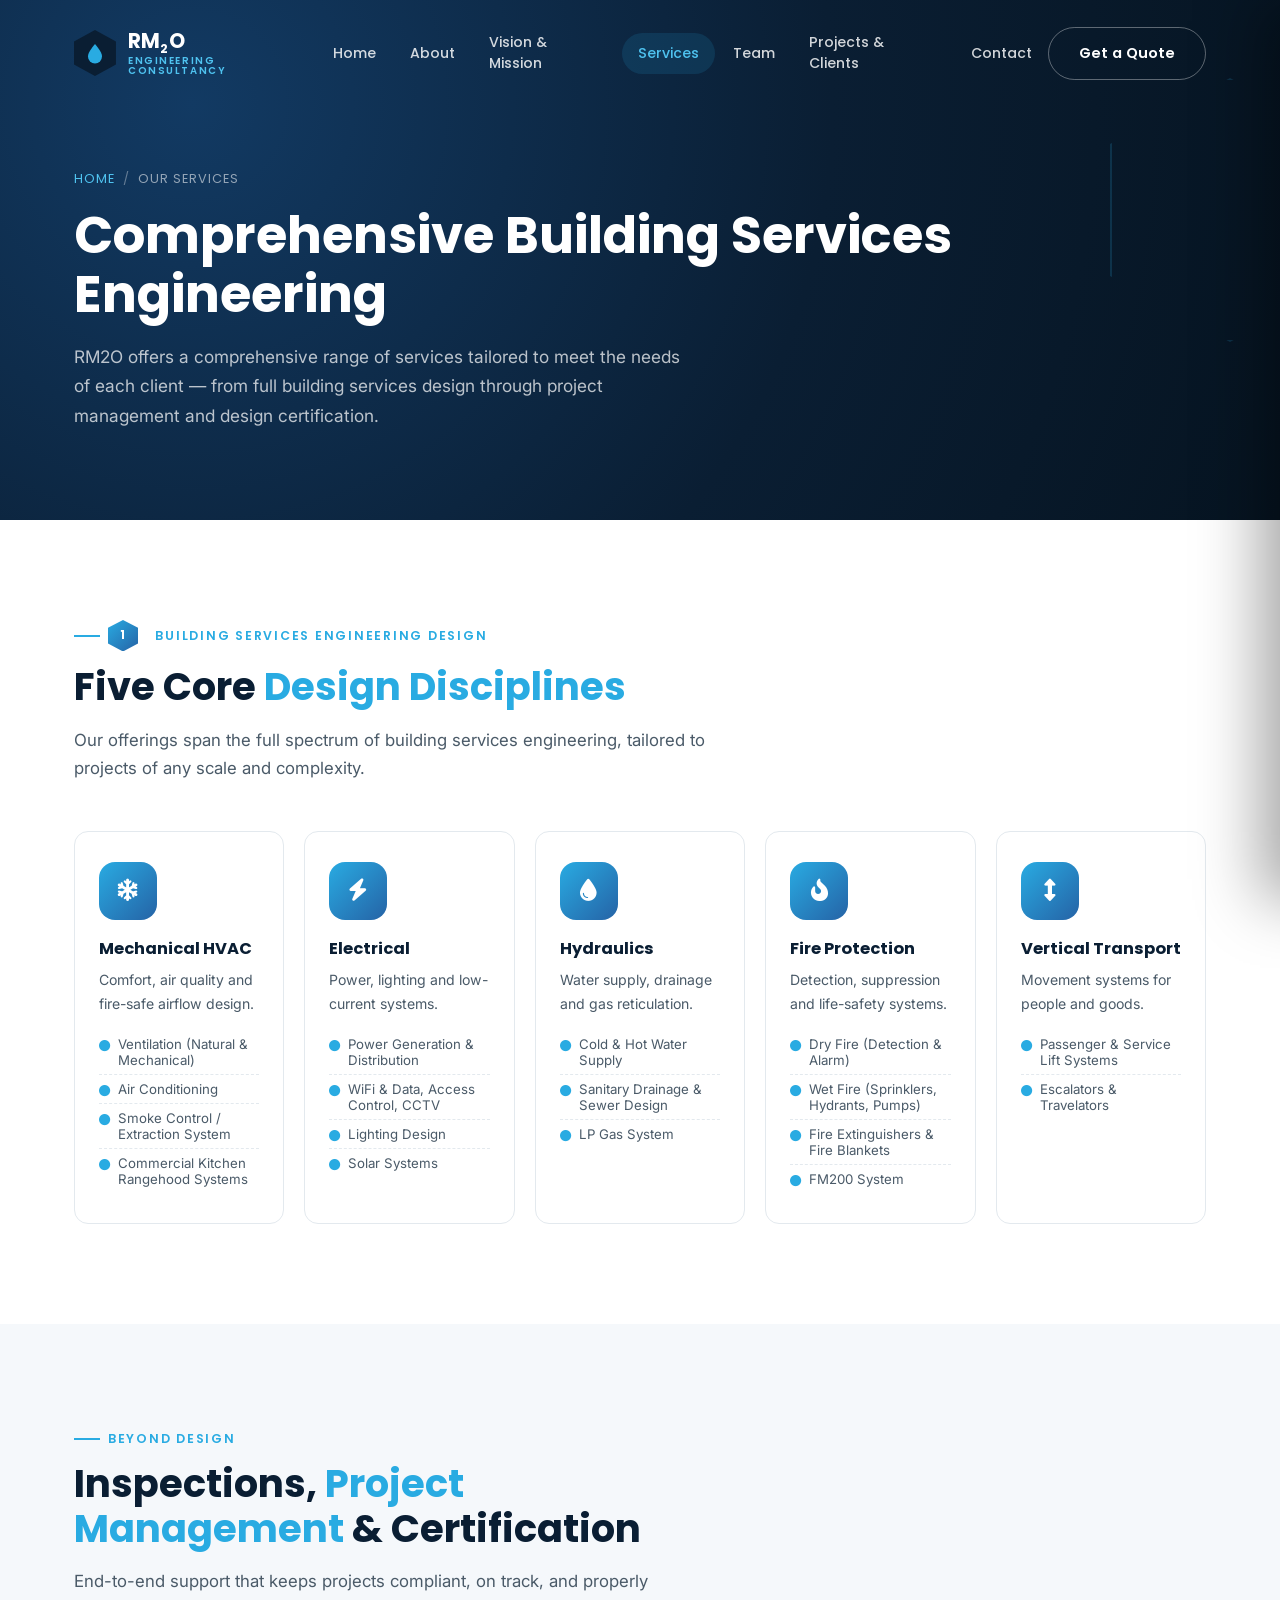
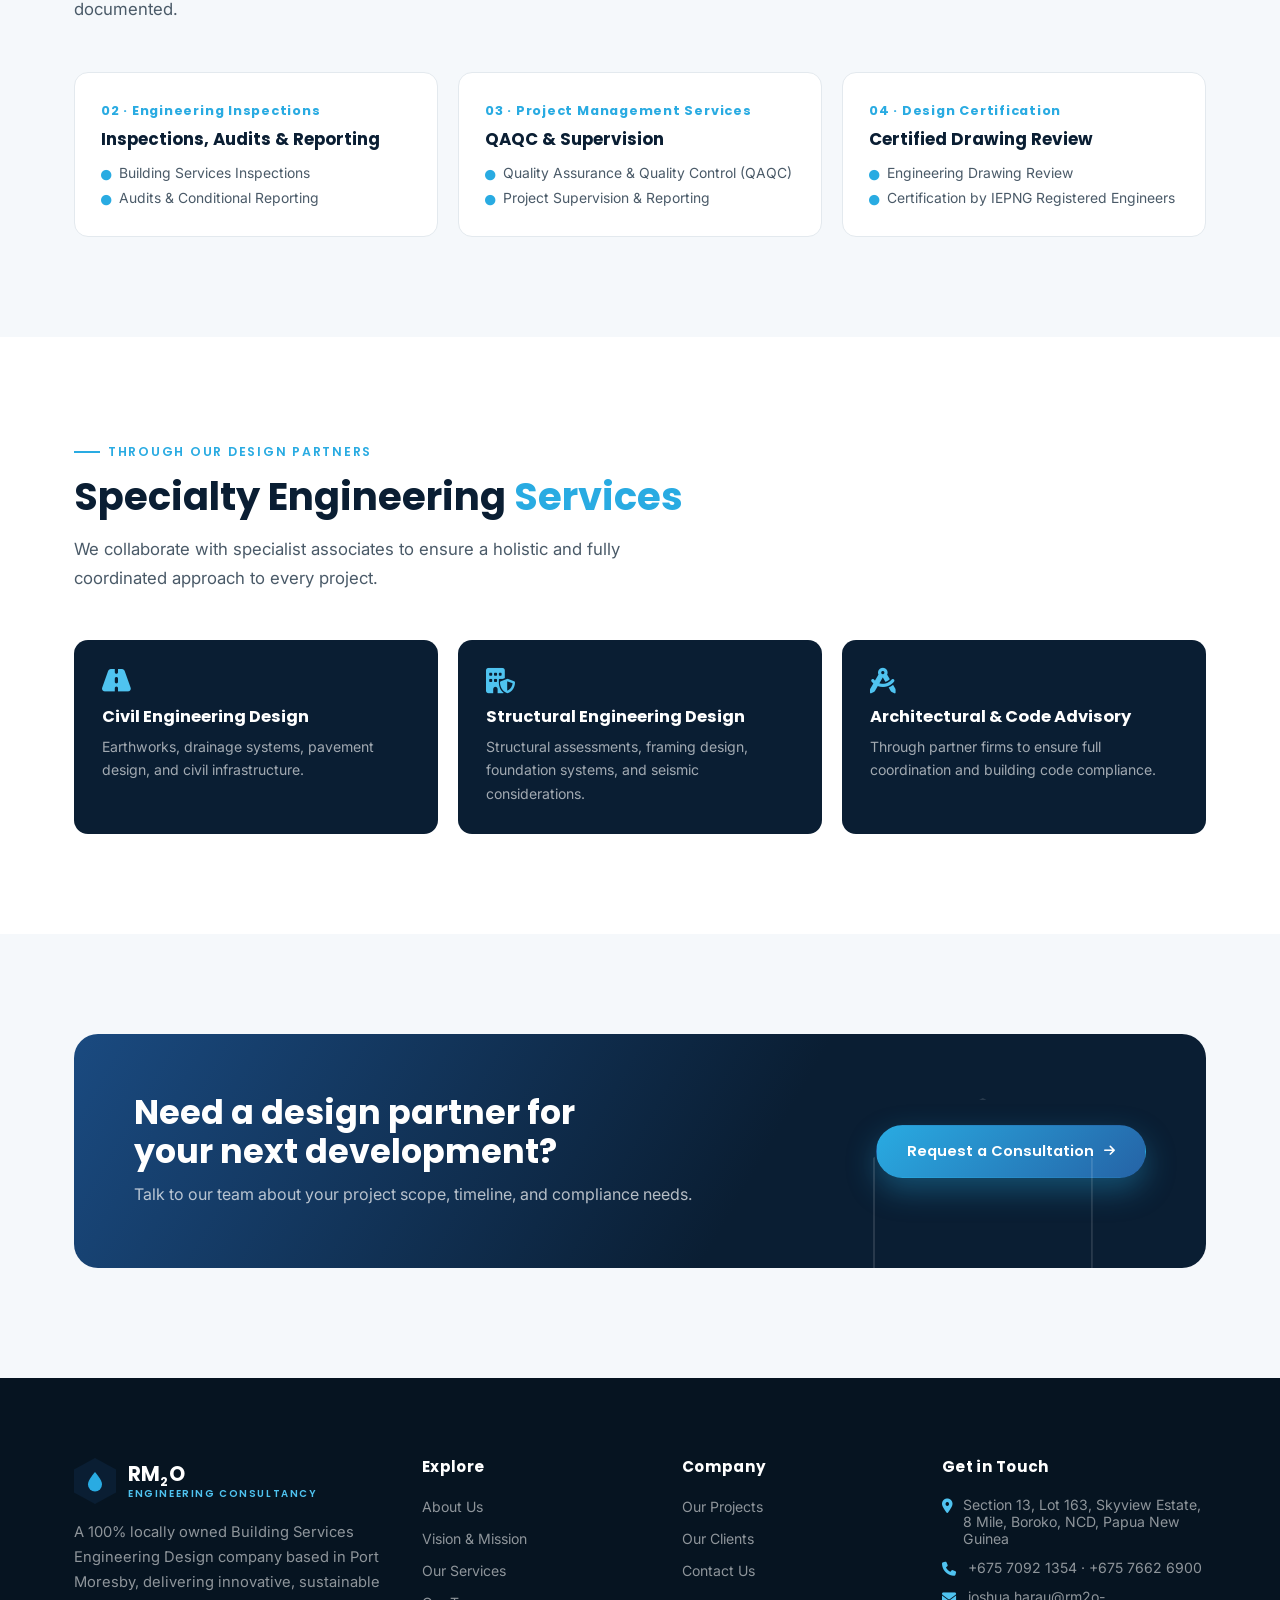
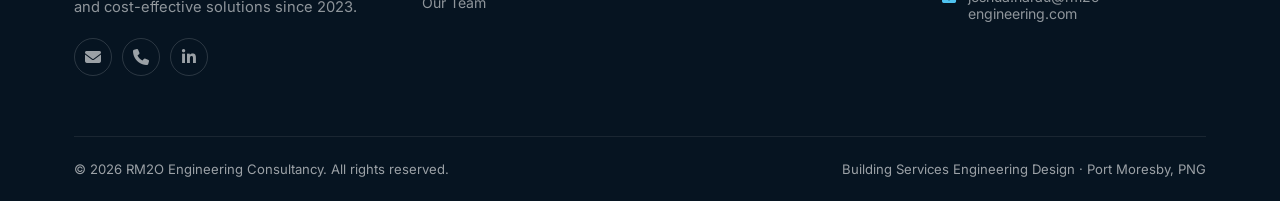
<file: services.html>
<!DOCTYPE html>
<html lang="en">
<head>
<meta charset="UTF-8">
<meta name="viewport" content="width=device-width, initial-scale=1.0">
<title>Our Services | RM2O Engineering Consultancy</title>
<meta name="description" content="Mechanical HVAC, Electrical, Hydraulics, Fire Protection and Vertical Transport design, plus engineering inspections, project management, design certification and specialty engineering services.">

  <!-- Canonical -->
  <link rel="canonical" href="https://YOURNAME.github.io/rm2o-website/services.html">

  <!-- Open Graph / Facebook / WhatsApp / LinkedIn -->
  <meta property="og:type" content="website">
  <meta property="og:site_name" content="RM2O Engineering Consultancy">
  <meta property="og:locale" content="en_PG">
  <meta property="og:url" content="https://YOURNAME.github.io/rm2o-website/services.html">
  <meta property="og:title" content="Our Services | RM2O Engineering Consultancy">
  <meta property="og:description" content="Mechanical HVAC, Electrical, Hydraulics, Fire Protection and Vertical Transport design, plus engineering inspections, project management, design certification and specialty engineering services.">
  <meta property="og:image" content="https://YOURNAME.github.io/rm2o-website/assets/og-image.png">
  <meta property="og:image:width" content="1200">
  <meta property="og:image:height" content="630">
  <meta property="og:image:alt" content="RM2O Engineering Consultancy — building services engineering design, Port Moresby, Papua New Guinea">

  <!-- Twitter / X -->
  <meta name="twitter:card" content="summary_large_image">
  <meta name="twitter:title" content="Our Services | RM2O Engineering Consultancy">
  <meta name="twitter:description" content="Mechanical HVAC, Electrical, Hydraulics, Fire Protection and Vertical Transport design, plus engineering inspections, project management, design certification and specialty engineering services.">
  <meta name="twitter:image" content="https://YOURNAME.github.io/rm2o-website/assets/og-image.png">

  <!-- Theme -->
  <meta name="theme-color" content="#0a1e33">

<link rel="icon" type="image/svg+xml" href="assets/favicon.svg">
<link rel="preconnect" href="https://fonts.googleapis.com">
<link rel="preconnect" href="https://fonts.gstatic.com" crossorigin>
<link href="https://fonts.googleapis.com/css2?family=Inter:wght@400;500;600;700&family=Poppins:wght@500;600;700;800&display=swap" rel="stylesheet">
<link rel="stylesheet" href="https://cdnjs.cloudflare.com/ajax/libs/font-awesome/6.5.1/css/all.min.css">
<link rel="stylesheet" href="css/style.css">
<link rel="stylesheet" href="css/pages.css">
</head>
<body data-page="services">

<div id="preloader"><div class="loader-hex"></div></div>

<header class="site-header">
  <div class="container">
    <a href="index.html" class="brand">
      <div class="brand-mark"><svg viewBox="0 0 24 24" fill="none"><path d="M12 3c4 5 7 8.8 7 12.5A7 7 0 0 1 5 15.5C5 11.8 8 8 12 3z" fill="#29abe2"/></svg></div>
      <div class="brand-text"><div class="rm">RM<sub>2</sub>O</div><div class="sub">Engineering Consultancy</div></div>
    </a>
    <nav class="nav-links">
      <a href="index.html" data-page="home">Home</a>
      <a href="about.html" data-page="about">About</a>
      <a href="vision-mission.html" data-page="vision">Vision &amp; Mission</a>
      <a href="services.html" data-page="services">Services</a>
      <a href="team.html" data-page="team">Team</a>
      <a href="projects-clients.html" data-page="projects">Projects &amp; Clients</a>
      <a href="contact.html" data-page="contact">Contact</a>
    </nav>
    <div class="nav-cta">
      <a href="contact.html" class="btn btn-outline desktop-only">Get a Quote</a>
      <button class="nav-toggle" aria-label="Open menu"><span></span><span></span><span></span></button>
    </div>
  </div>
</header>
<div class="nav-overlay"></div>
<aside class="mobile-nav">
  <button class="mobile-nav-close" aria-label="Close menu"><i class="fa-solid fa-xmark"></i></button>
  <a href="index.html" data-page="home">Home</a>
  <a href="about.html" data-page="about">About</a>
  <a href="vision-mission.html" data-page="vision">Vision &amp; Mission</a>
  <a href="services.html" data-page="services">Services</a>
  <a href="team.html" data-page="team">Team</a>
  <a href="projects-clients.html" data-page="projects">Projects &amp; Clients</a>
  <a href="contact.html" data-page="contact">Contact</a>
  <a href="contact.html" class="btn btn-primary btn-block" style="margin-top:24px;">Get a Quote</a>
</aside>

<section class="page-hero">
  <div class="hex-deco hex-outline" style="width:240px;height:264px;top:15%;right:-70px;"></div>
  <div class="container">
    <div class="crumb"><a href="index.html">Home</a><span class="sep">/</span><span class="cur">Our Services</span></div>
    <h1>Comprehensive Building Services Engineering</h1>
    <p class="lead">RM2O offers a comprehensive range of services tailored to meet the needs of each client &mdash; from full building services design through project management and design certification.</p>
  </div>
</section>

<!-- 1. Building Services Engineering Design -->
<section class="section-pad">
  <div class="container">
    <div class="section-head reveal">
      <div class="eyebrow"><span class="hex-badge" style="--s:30px;font-size:0.72rem;">1</span>&nbsp; Building Services Engineering Design</div>
      <h2>Five Core <span class="accent">Design Disciplines</span></h2>
      <p>Our offerings span the full spectrum of building services engineering, tailored to projects of any scale and complexity.</p>
    </div>
    <div class="service-grid">
      <div class="service-card reveal reveal-delay-1">
        <div class="service-icon"><i class="fa-solid fa-snowflake"></i></div>
        <h3>Mechanical HVAC</h3>
        <p>Comfort, air quality and fire-safe airflow design.</p>
        <ul>
          <li><i class="fa-solid fa-circle"></i> Ventilation (Natural &amp; Mechanical)</li>
          <li><i class="fa-solid fa-circle"></i> Air Conditioning</li>
          <li><i class="fa-solid fa-circle"></i> Smoke Control / Extraction System</li>
          <li><i class="fa-solid fa-circle"></i> Commercial Kitchen Rangehood Systems</li>
        </ul>
      </div>
      <div class="service-card reveal reveal-delay-2">
        <div class="service-icon"><i class="fa-solid fa-bolt"></i></div>
        <h3>Electrical</h3>
        <p>Power, lighting and low-current systems.</p>
        <ul>
          <li><i class="fa-solid fa-circle"></i> Power Generation &amp; Distribution</li>
          <li><i class="fa-solid fa-circle"></i> WiFi &amp; Data, Access Control, CCTV</li>
          <li><i class="fa-solid fa-circle"></i> Lighting Design</li>
          <li><i class="fa-solid fa-circle"></i> Solar Systems</li>
        </ul>
      </div>
      <div class="service-card reveal reveal-delay-3">
        <div class="service-icon"><i class="fa-solid fa-droplet"></i></div>
        <h3>Hydraulics</h3>
        <p>Water supply, drainage and gas reticulation.</p>
        <ul>
          <li><i class="fa-solid fa-circle"></i> Cold &amp; Hot Water Supply</li>
          <li><i class="fa-solid fa-circle"></i> Sanitary Drainage &amp; Sewer Design</li>
          <li><i class="fa-solid fa-circle"></i> LP Gas System</li>
        </ul>
      </div>
      <div class="service-card reveal reveal-delay-4">
        <div class="service-icon"><i class="fa-solid fa-fire-flame-curved"></i></div>
        <h3>Fire Protection</h3>
        <p>Detection, suppression and life-safety systems.</p>
        <ul>
          <li><i class="fa-solid fa-circle"></i> Dry Fire (Detection &amp; Alarm)</li>
          <li><i class="fa-solid fa-circle"></i> Wet Fire (Sprinklers, Hydrants, Pumps)</li>
          <li><i class="fa-solid fa-circle"></i> Fire Extinguishers &amp; Fire Blankets</li>
          <li><i class="fa-solid fa-circle"></i> FM200 System</li>
        </ul>
      </div>
      <div class="service-card reveal reveal-delay-4">
        <div class="service-icon"><i class="fa-solid fa-up-down"></i></div>
        <h3>Vertical Transport</h3>
        <p>Movement systems for people and goods.</p>
        <ul>
          <li><i class="fa-solid fa-circle"></i> Passenger &amp; Service Lift Systems</li>
          <li><i class="fa-solid fa-circle"></i> Escalators &amp; Travelators</li>
        </ul>
      </div>
    </div>
  </div>
</section>

<!-- 2-4. Additional services -->
<section class="section-pad bg-soft">
  <div class="container">
    <div class="section-head reveal">
      <div class="eyebrow">Beyond Design</div>
      <h2>Inspections, <span class="accent">Project Management</span> &amp; Certification</h2>
      <p>End-to-end support that keeps projects compliant, on track, and properly documented.</p>
    </div>
    <div class="mini-service-row">
      <div class="mini-service reveal reveal-delay-1">
        <span class="num">02 &middot; Engineering Inspections</span>
        <h4>Inspections, Audits &amp; Reporting</h4>
        <ul>
          <li><i class="fa-solid fa-circle"></i> Building Services Inspections</li>
          <li><i class="fa-solid fa-circle"></i> Audits &amp; Conditional Reporting</li>
        </ul>
      </div>
      <div class="mini-service reveal reveal-delay-2">
        <span class="num">03 &middot; Project Management Services</span>
        <h4>QAQC &amp; Supervision</h4>
        <ul>
          <li><i class="fa-solid fa-circle"></i> Quality Assurance &amp; Quality Control (QAQC)</li>
          <li><i class="fa-solid fa-circle"></i> Project Supervision &amp; Reporting</li>
        </ul>
      </div>
      <div class="mini-service reveal reveal-delay-3">
        <span class="num">04 &middot; Design Certification</span>
        <h4>Certified Drawing Review</h4>
        <ul>
          <li><i class="fa-solid fa-circle"></i> Engineering Drawing Review</li>
          <li><i class="fa-solid fa-circle"></i> Certification by IEPNG Registered Engineers</li>
        </ul>
      </div>
    </div>
  </div>
</section>

<!-- 5. Specialty via partners -->
<section class="section-pad">
  <div class="container">
    <div class="section-head reveal">
      <div class="eyebrow">Through Our Design Partners</div>
      <h2>Specialty Engineering <span class="accent">Services</span></h2>
      <p>We collaborate with specialist associates to ensure a holistic and fully coordinated approach to every project.</p>
    </div>
    <div class="partner-row">
      <div class="partner-card reveal reveal-delay-1">
        <i class="fa-solid fa-road"></i>
        <h4>Civil Engineering Design</h4>
        <p>Earthworks, drainage systems, pavement design, and civil infrastructure.</p>
      </div>
      <div class="partner-card reveal reveal-delay-2">
        <i class="fa-solid fa-building-shield"></i>
        <h4>Structural Engineering Design</h4>
        <p>Structural assessments, framing design, foundation systems, and seismic considerations.</p>
      </div>
      <div class="partner-card reveal reveal-delay-3">
        <i class="fa-solid fa-drafting-compass"></i>
        <h4>Architectural &amp; Code Advisory</h4>
        <p>Through partner firms to ensure full coordination and building code compliance.</p>
      </div>
    </div>
  </div>
</section>

<section class="section-pad bg-soft" style="padding-bottom:110px;">
  <div class="container">
    <div class="cta-band reveal" style="background:linear-gradient(120deg, var(--blue-700), var(--navy) 60%);">
      <div class="hex-deco hex-outline"></div>
      <div>
        <h2>Need a design partner for your next development?</h2>
        <p>Talk to our team about your project scope, timeline, and compliance needs.</p>
      </div>
      <a href="contact.html" class="btn btn-primary">Request a Consultation <i class="fa-solid fa-arrow-right"></i></a>
    </div>
  </div>
</section>

<footer class="site-footer">
  <div class="container">
    <div class="footer-grid">
      <div class="footer-brand">
        <div class="brand">
          <div class="brand-mark"><svg viewBox="0 0 24 24" fill="none"><path d="M12 3c4 5 7 8.8 7 12.5A7 7 0 0 1 5 15.5C5 11.8 8 8 12 3z" fill="#29abe2"/></svg></div>
          <div class="brand-text"><div class="rm">RM<sub>2</sub>O</div><div class="sub">Engineering Consultancy</div></div>
        </div>
        <p>A 100% locally owned Building Services Engineering Design company based in Port Moresby, delivering innovative, sustainable and cost-effective solutions since 2023.</p>
        <div class="footer-social">
          <a href="mailto:jharau36@gmail.com" aria-label="Email"><i class="fa-solid fa-envelope"></i></a>
          <a href="tel:+67570921354" aria-label="Call"><i class="fa-solid fa-phone"></i></a>
          <a href="#" aria-label="LinkedIn"><i class="fa-brands fa-linkedin-in"></i></a>
        </div>
      </div>
      <div class="footer-col">
        <h4>Explore</h4>
        <ul>
          <li><a href="about.html">About Us</a></li>
          <li><a href="vision-mission.html">Vision &amp; Mission</a></li>
          <li><a href="services.html">Our Services</a></li>
          <li><a href="team.html">Our Team</a></li>
        </ul>
      </div>
      <div class="footer-col">
        <h4>Company</h4>
        <ul>
          <li><a href="projects-clients.html">Our Projects</a></li>
          <li><a href="projects-clients.html#clients">Our Clients</a></li>
          <li><a href="contact.html">Contact Us</a></li>
        </ul>
      </div>
      <div class="footer-col">
        <h4>Get in Touch</h4>
        <ul class="footer-contact">
          <li><i class="fa-solid fa-location-dot"></i> Section 13, Lot 163, Skyview Estate, 8 Mile, Boroko, NCD, Papua New Guinea</li>
          <li><i class="fa-solid fa-phone"></i> +675 7092 1354 &middot; +675 7662 6900</li>
          <li><i class="fa-solid fa-envelope"></i> joshua.harau@rm2o-engineering.com</li>
        </ul>
      </div>
    </div>
    <div class="footer-bottom">
      <span>&copy; <span class="js-year"></span> RM2O Engineering Consultancy. All rights reserved.</span>
      <span>Building Services Engineering Design &middot; Port Moresby, PNG</span>
    </div>
  </div>
</footer>

<button class="back-to-top" aria-label="Back to top"><i class="fa-solid fa-arrow-up"></i></button>
<script src="js/script.js"></script>
</body>
</html>
</file>
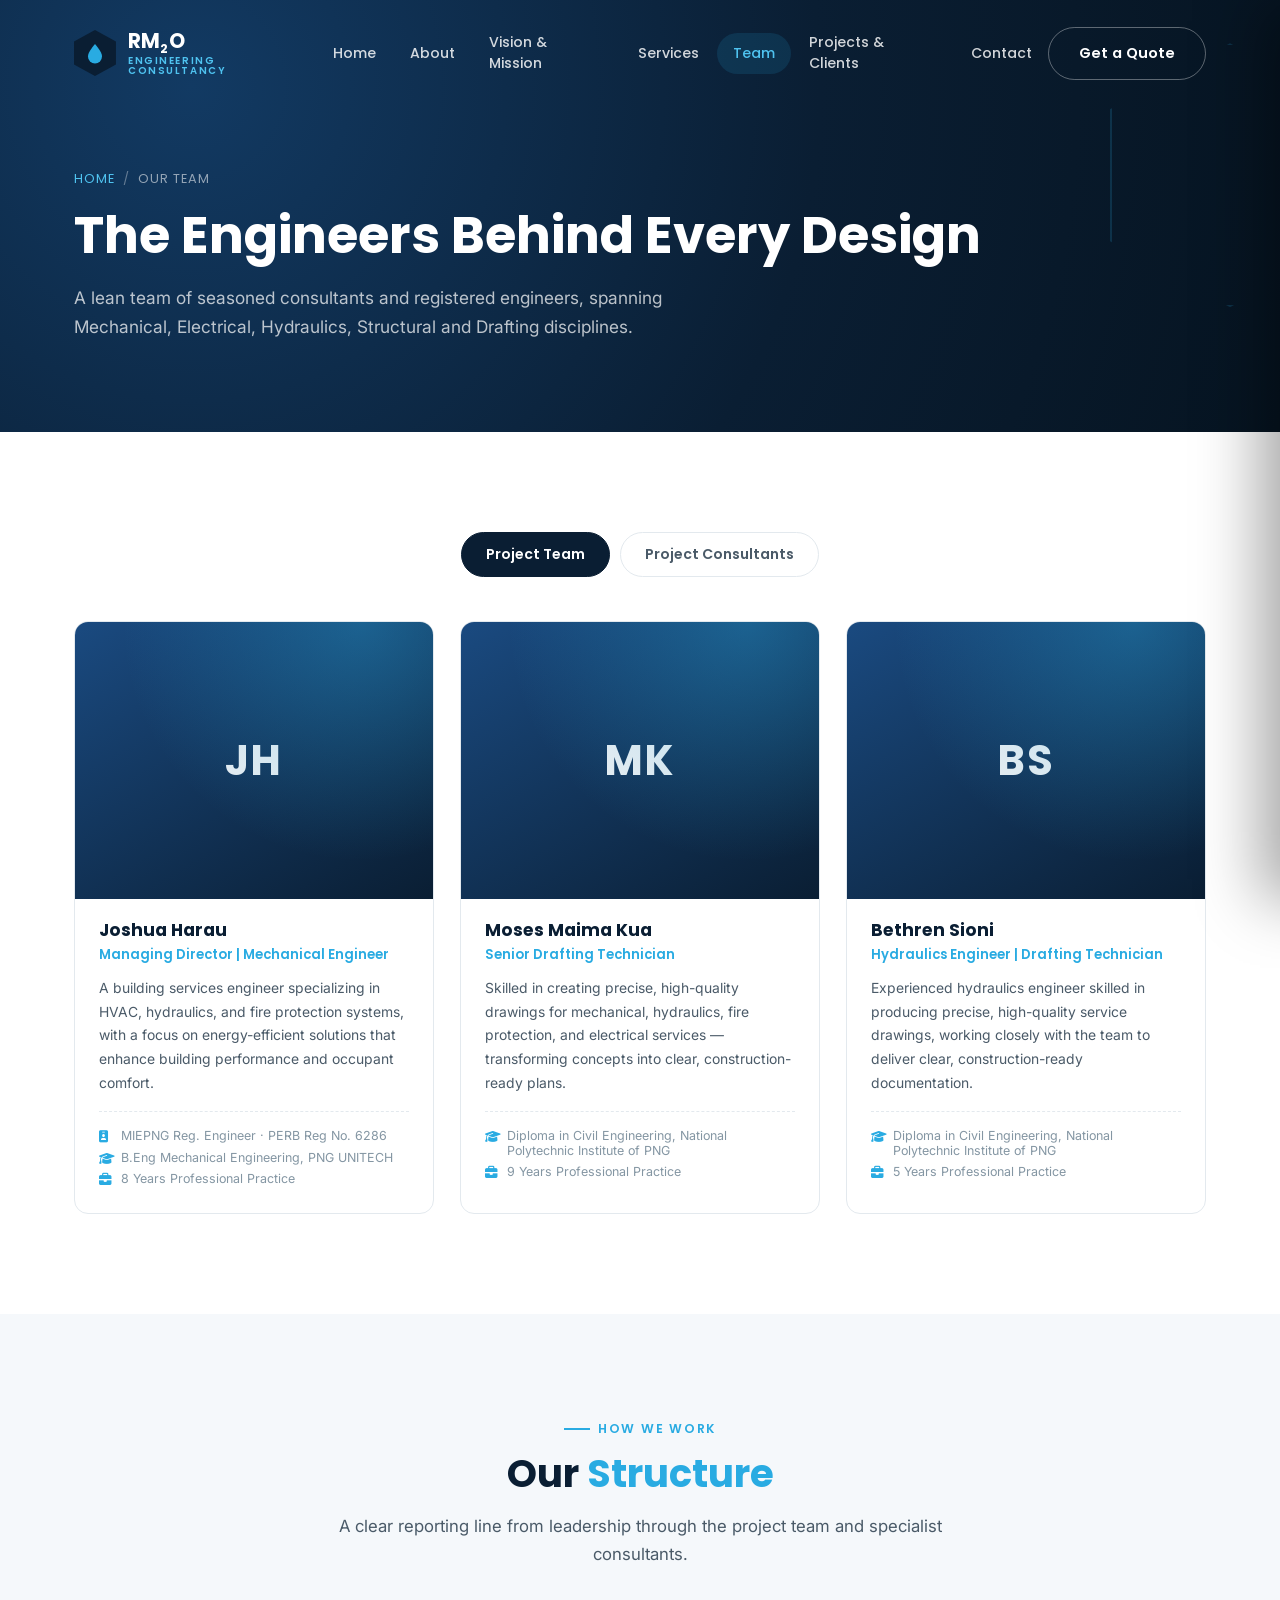
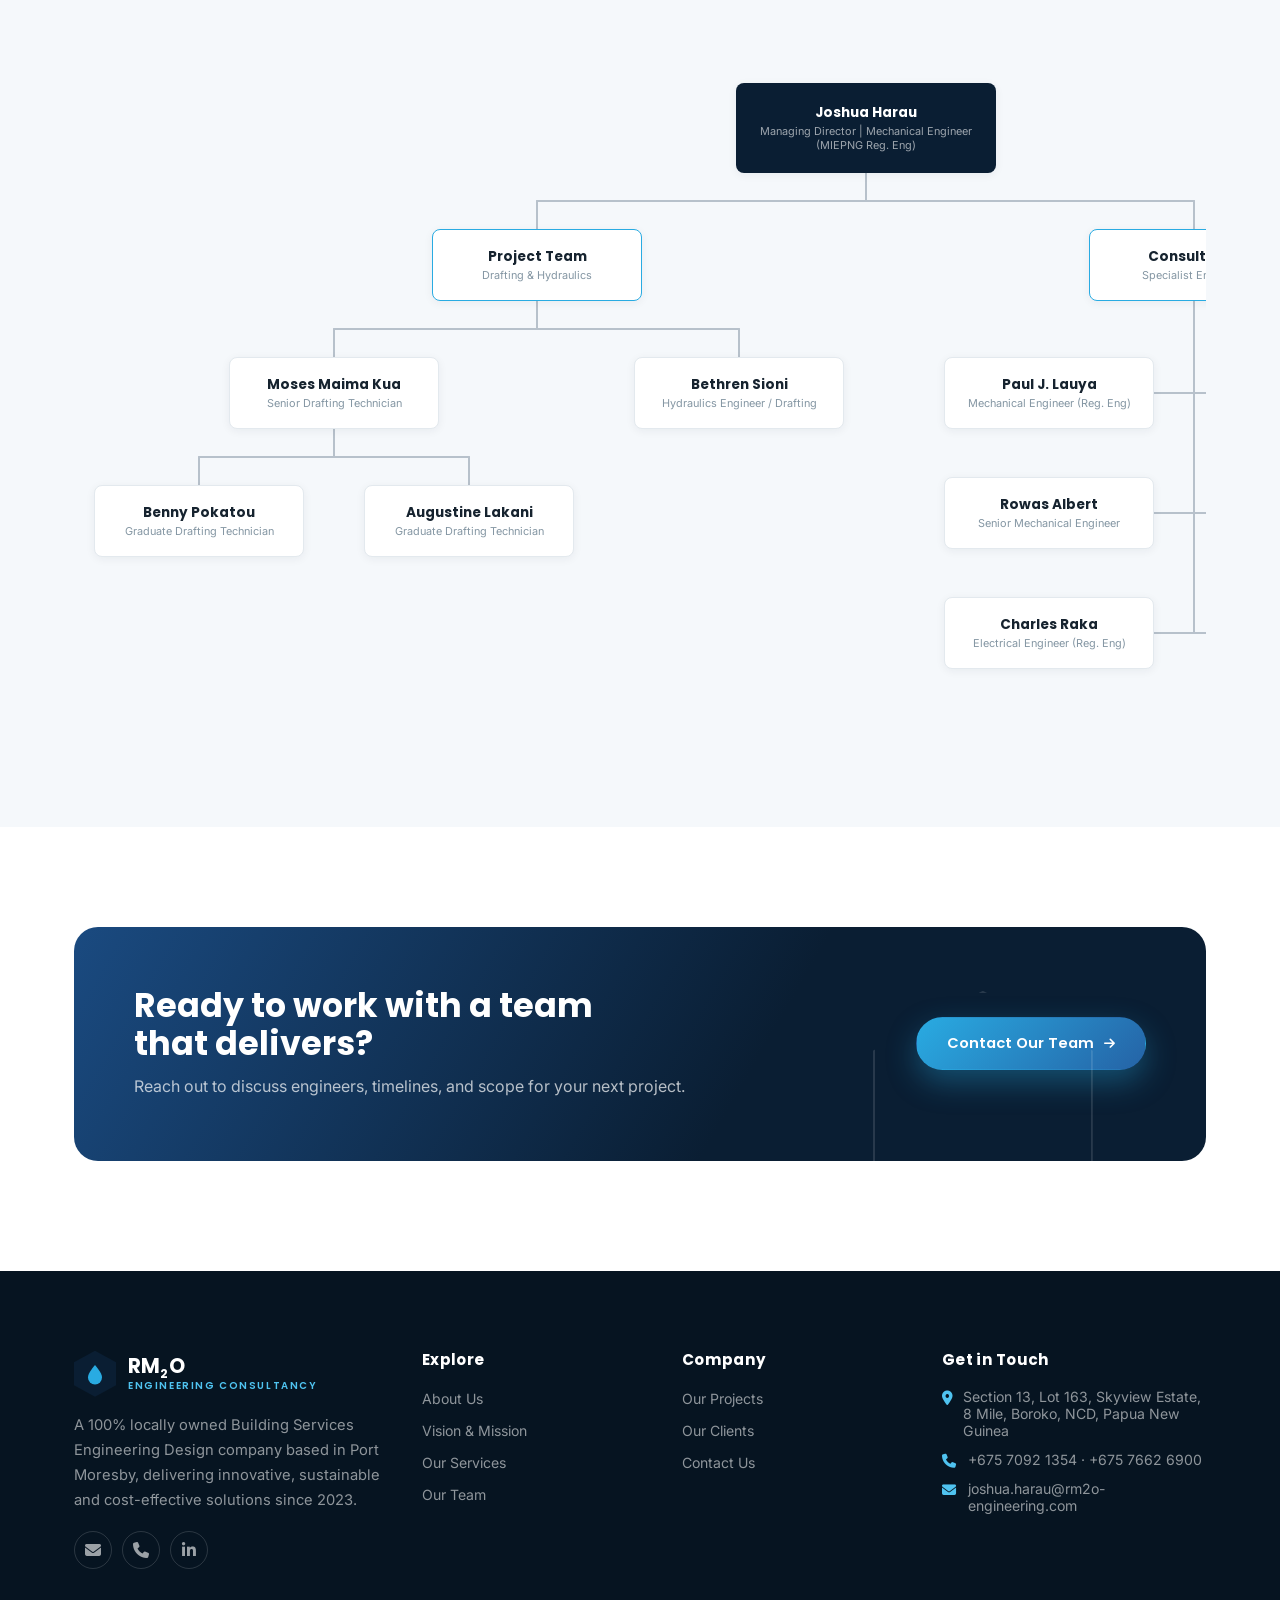
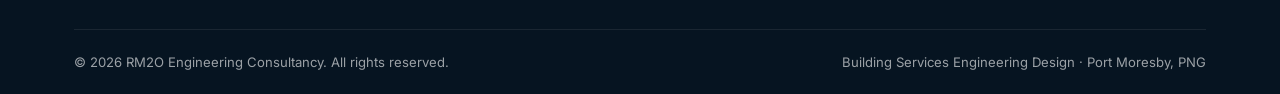
<file: team.html>
<!DOCTYPE html>
<html lang="en">
<head>
<meta charset="UTF-8">
<meta name="viewport" content="width=device-width, initial-scale=1.0">
<title>Our Team | RM2O Engineering Consultancy</title>
<meta name="description" content="Meet the project team and consultants behind RM2O Engineering Consultancy — registered mechanical, electrical, hydraulics and drafting engineers based in Port Moresby, PNG.">

  <!-- Canonical -->
  <link rel="canonical" href="https://YOURNAME.github.io/rm2o-website/team.html">

  <!-- Open Graph / Facebook / WhatsApp / LinkedIn -->
  <meta property="og:type" content="website">
  <meta property="og:site_name" content="RM2O Engineering Consultancy">
  <meta property="og:locale" content="en_PG">
  <meta property="og:url" content="https://YOURNAME.github.io/rm2o-website/team.html">
  <meta property="og:title" content="Our Team | RM2O Engineering Consultancy">
  <meta property="og:description" content="Meet the project team and consultants behind RM2O Engineering Consultancy — registered mechanical, electrical, hydraulics and drafting engineers based in Port Moresby, PNG.">
  <meta property="og:image" content="https://YOURNAME.github.io/rm2o-website/assets/og-image.png">
  <meta property="og:image:width" content="1200">
  <meta property="og:image:height" content="630">
  <meta property="og:image:alt" content="RM2O Engineering Consultancy — building services engineering design, Port Moresby, Papua New Guinea">

  <!-- Twitter / X -->
  <meta name="twitter:card" content="summary_large_image">
  <meta name="twitter:title" content="Our Team | RM2O Engineering Consultancy">
  <meta name="twitter:description" content="Meet the project team and consultants behind RM2O Engineering Consultancy — registered mechanical, electrical, hydraulics and drafting engineers based in Port Moresby, PNG.">
  <meta name="twitter:image" content="https://YOURNAME.github.io/rm2o-website/assets/og-image.png">

  <!-- Theme -->
  <meta name="theme-color" content="#0a1e33">

<link rel="icon" type="image/svg+xml" href="assets/favicon.svg">
<link rel="preconnect" href="https://fonts.googleapis.com">
<link rel="preconnect" href="https://fonts.gstatic.com" crossorigin>
<link href="https://fonts.googleapis.com/css2?family=Inter:wght@400;500;600;700&family=Poppins:wght@500;600;700;800&display=swap" rel="stylesheet">
<link rel="stylesheet" href="https://cdnjs.cloudflare.com/ajax/libs/font-awesome/6.5.1/css/all.min.css">
<link rel="stylesheet" href="css/style.css">
<link rel="stylesheet" href="css/pages.css">
</head>
<body data-page="team">

<div id="preloader"><div class="loader-hex"></div></div>

<header class="site-header">
  <div class="container">
    <a href="index.html" class="brand">
      <div class="brand-mark"><svg viewBox="0 0 24 24" fill="none"><path d="M12 3c4 5 7 8.8 7 12.5A7 7 0 0 1 5 15.5C5 11.8 8 8 12 3z" fill="#29abe2"/></svg></div>
      <div class="brand-text"><div class="rm">RM<sub>2</sub>O</div><div class="sub">Engineering Consultancy</div></div>
    </a>
    <nav class="nav-links">
      <a href="index.html" data-page="home">Home</a>
      <a href="about.html" data-page="about">About</a>
      <a href="vision-mission.html" data-page="vision">Vision &amp; Mission</a>
      <a href="services.html" data-page="services">Services</a>
      <a href="team.html" data-page="team">Team</a>
      <a href="projects-clients.html" data-page="projects">Projects &amp; Clients</a>
      <a href="contact.html" data-page="contact">Contact</a>
    </nav>
    <div class="nav-cta">
      <a href="contact.html" class="btn btn-outline desktop-only">Get a Quote</a>
      <button class="nav-toggle" aria-label="Open menu"><span></span><span></span><span></span></button>
    </div>
  </div>
</header>
<div class="nav-overlay"></div>
<aside class="mobile-nav">
  <button class="mobile-nav-close" aria-label="Close menu"><i class="fa-solid fa-xmark"></i></button>
  <a href="index.html" data-page="home">Home</a>
  <a href="about.html" data-page="about">About</a>
  <a href="vision-mission.html" data-page="vision">Vision &amp; Mission</a>
  <a href="services.html" data-page="services">Services</a>
  <a href="team.html" data-page="team">Team</a>
  <a href="projects-clients.html" data-page="projects">Projects &amp; Clients</a>
  <a href="contact.html" data-page="contact">Contact</a>
  <a href="contact.html" class="btn btn-primary btn-block" style="margin-top:24px;">Get a Quote</a>
</aside>

<section class="page-hero">
  <div class="hex-deco hex-outline" style="width:240px;height:264px;top:10%;right:-70px;"></div>
  <div class="container">
    <div class="crumb"><a href="index.html">Home</a><span class="sep">/</span><span class="cur">Our Team</span></div>
    <h1>The Engineers Behind Every Design</h1>
    <p class="lead">A lean team of seasoned consultants and registered engineers, spanning Mechanical, Electrical, Hydraulics, Structural and Drafting disciplines.</p>
  </div>
</section>

<section class="section-pad">
  <div class="container">
    <div class="team-tabs reveal">
      <button class="team-tab active" data-target="panel-team">Project Team</button>
      <button class="team-tab" data-target="panel-consultants">Project Consultants</button>
    </div>

    <div id="panel-team" class="team-panel active">
      <div class="team-grid">
        <div class="team-card reveal reveal-delay-1">
          <div class="team-photo"><span class="initials">JH</span></div>
          <div class="team-body">
            <h3>Joshua Harau</h3>
            <span class="team-role">Managing Director | Mechanical Engineer</span>
            <p class="bio">A building services engineer specializing in HVAC, hydraulics, and fire protection systems, with a focus on energy-efficient solutions that enhance building performance and occupant comfort.</p>
            <div class="team-meta">
              <span><i class="fa-solid fa-id-badge"></i> MIEPNG Reg. Engineer &middot; PERB Reg No. 6286</span>
              <span><i class="fa-solid fa-graduation-cap"></i> B.Eng Mechanical Engineering, PNG UNITECH</span>
              <span><i class="fa-solid fa-briefcase"></i> 8 Years Professional Practice</span>
            </div>
          </div>
        </div>
        <div class="team-card reveal reveal-delay-2">
          <div class="team-photo"><span class="initials">MK</span></div>
          <div class="team-body">
            <h3>Moses Maima Kua</h3>
            <span class="team-role">Senior Drafting Technician</span>
            <p class="bio">Skilled in creating precise, high-quality drawings for mechanical, hydraulics, fire protection, and electrical services &mdash; transforming concepts into clear, construction-ready plans.</p>
            <div class="team-meta">
              <span><i class="fa-solid fa-graduation-cap"></i> Diploma in Civil Engineering, National Polytechnic Institute of PNG</span>
              <span><i class="fa-solid fa-briefcase"></i> 9 Years Professional Practice</span>
            </div>
          </div>
        </div>
        <div class="team-card reveal reveal-delay-3">
          <div class="team-photo"><span class="initials">BS</span></div>
          <div class="team-body">
            <h3>Bethren Sioni</h3>
            <span class="team-role">Hydraulics Engineer | Drafting Technician</span>
            <p class="bio">Experienced hydraulics engineer skilled in producing precise, high-quality service drawings, working closely with the team to deliver clear, construction-ready documentation.</p>
            <div class="team-meta">
              <span><i class="fa-solid fa-graduation-cap"></i> Diploma in Civil Engineering, National Polytechnic Institute of PNG</span>
              <span><i class="fa-solid fa-briefcase"></i> 5 Years Professional Practice</span>
            </div>
          </div>
        </div>
      </div>
    </div>

    <div id="panel-consultants" class="team-panel">
      <div class="team-grid">
        <div class="team-card reveal reveal-delay-1">
          <div class="team-photo"><span class="initials">PL</span></div>
          <div class="team-body">
            <h3>Paul Jonathan Lauya</h3>
            <span class="team-role">Senior Mechanical Engineer</span>
            <p class="bio">A seasoned building services engineer with extensive experience in HVAC, hydraulics, and fire protection design.</p>
            <div class="team-meta">
              <span><i class="fa-solid fa-id-badge"></i> MIEPNG Reg. Engineer &middot; PERB Reg No. 5832</span>
              <span><i class="fa-solid fa-briefcase"></i> 15+ Years Professional Practice</span>
            </div>
          </div>
        </div>
        <div class="team-card reveal reveal-delay-2">
          <div class="team-photo"><span class="initials">RA</span></div>
          <div class="team-body">
            <h3>Rowas Albert</h3>
            <span class="team-role">Senior Mechanical Engineer</span>
            <p class="bio">A specialist in HVAC system design and optimization, with expertise in Building Management Systems and energy-efficient solutions.</p>
            <div class="team-meta">
              <span><i class="fa-solid fa-briefcase"></i> 9 Years Professional Practice</span>
            </div>
          </div>
        </div>
        <div class="team-card reveal reveal-delay-3">
          <div class="team-photo"><span class="initials">WY</span></div>
          <div class="team-body">
            <h3>Wesley Yowade</h3>
            <span class="team-role">Electrical Engineer</span>
            <p class="bio">Skilled in the design of Electrical Power Distribution and Dry Fire Services systems, ensuring safety, reliability, and energy efficiency.</p>
            <div class="team-meta">
              <span><i class="fa-solid fa-briefcase"></i> 15+ Years Professional Practice</span>
            </div>
          </div>
        </div>
        <div class="team-card reveal reveal-delay-1">
          <div class="team-photo"><span class="initials">ML</span></div>
          <div class="team-body">
            <h3>Michael Lucas</h3>
            <span class="team-role">Hydraulics Engineer (GIEPNG)</span>
            <p class="bio">Proficient in the design and implementation of water supply, drainage, and sewage systems for civil and road construction projects.</p>
            <div class="team-meta">
              <span><i class="fa-solid fa-briefcase"></i> 6 Years Professional Practice</span>
            </div>
          </div>
        </div>
      </div>
    </div>
  </div>
</section>

<!-- Org Structure -->
<section class="section-pad bg-soft">
  <div class="container">
    <div class="section-head center reveal">
      <div class="eyebrow" style="justify-content:center;">How We Work</div>
      <h2>Our <span class="accent">Structure</span></h2>
      <p>A clear reporting line from leadership through the project team and specialist consultants.</p>
    </div>
    <div class="org-chart reveal">
      <div class="org-diagram-wrap">
        <div class="org-diagram" style="width:1400px;height:630px;">
          <svg class="org-lines" width="1400" height="630" viewBox="0 0 1400 630" aria-hidden="true">
            <line class="org-line" x1="792" y1="106" x2="792" y2="134"/>
            <line class="org-line" x1="463" y1="134" x2="1120" y2="134"/>
            <line class="org-line" x1="463" y1="134" x2="463" y2="162"/>
            <line class="org-line" x1="1120" y1="134" x2="1120" y2="162"/>

            <line class="org-line" x1="463" y1="234" x2="463" y2="262"/>
            <line class="org-line" x1="260" y1="262" x2="665" y2="262"/>
            <line class="org-line" x1="260" y1="262" x2="260" y2="290"/>
            <line class="org-line" x1="665" y1="262" x2="665" y2="290"/>

            <line class="org-line" x1="260" y1="362" x2="260" y2="390"/>
            <line class="org-line" x1="125" y1="390" x2="395" y2="390"/>
            <line class="org-line" x1="125" y1="390" x2="125" y2="418"/>
            <line class="org-line" x1="395" y1="390" x2="395" y2="418"/>

            <line class="org-line" x1="1120" y1="234" x2="1120" y2="566"/>
            <line class="org-line" x1="1080" y1="326" x2="1160" y2="326"/>
            <line class="org-line" x1="1080" y1="446" x2="1160" y2="446"/>
            <line class="org-line" x1="1080" y1="566" x2="1160" y2="566"/>
          </svg>

          <div class="org-box root" style="left:662px;top:16px;width:260px;height:90px;"><b>Joshua Harau</b><span>Managing Director | Mechanical Engineer (MIEPNG Reg. Eng)</span></div>

          <div class="org-box branch" style="left:358px;top:162px;width:210px;height:72px;"><b>Project Team</b><span>Drafting &amp; Hydraulics</span></div>
          <div class="org-box branch" style="left:1015px;top:162px;width:210px;height:72px;"><b>Consultants</b><span>Specialist Engineers</span></div>

          <div class="org-box" style="left:155px;top:290px;width:210px;height:72px;"><b>Moses Maima Kua</b><span>Senior Drafting Technician</span></div>
          <div class="org-box" style="left:560px;top:290px;width:210px;height:72px;"><b>Bethren Sioni</b><span>Hydraulics Engineer / Drafting</span></div>

          <div class="org-box" style="left:20px;top:418px;width:210px;height:72px;"><b>Benny Pokatou</b><span>Graduate Drafting Technician</span></div>
          <div class="org-box" style="left:290px;top:418px;width:210px;height:72px;"><b>Augustine Lakani</b><span>Graduate Drafting Technician</span></div>

          <div class="org-box" style="left:870px;top:290px;width:210px;height:72px;"><b>Paul J. Lauya</b><span>Mechanical Engineer (Reg. Eng)</span></div>
          <div class="org-box" style="left:1160px;top:290px;width:210px;height:72px;"><b>Wesley Yowade</b><span>Electrical Engineer</span></div>
          <div class="org-box" style="left:870px;top:410px;width:210px;height:72px;"><b>Rowas Albert</b><span>Senior Mechanical Engineer</span></div>
          <div class="org-box" style="left:1160px;top:410px;width:210px;height:72px;"><b>Michael Lucas</b><span>Hydraulics / Civil Engineer</span></div>
          <div class="org-box" style="left:870px;top:530px;width:210px;height:72px;"><b>Charles Raka</b><span>Electrical Engineer (Reg. Eng)</span></div>
          <div class="org-box" style="left:1160px;top:530px;width:210px;height:72px;"><b>Salot Anania</b><span>Structural Engineer</span></div>
        </div>
      </div>

      <ul class="org-tree-mobile">
        <li>
          <div class="org-node root"><b>Joshua Harau</b><span>Managing Director | Mechanical Engineer (MIEPNG Reg. Eng)</span></div>
          <ul>
            <li>
              <div class="org-node branch"><b>Project Team</b><span>Drafting &amp; Hydraulics</span></div>
              <ul>
                <li>
                  <div class="org-node"><b>Moses Maima Kua</b><span>Senior Drafting Technician</span></div>
                  <ul>
                    <li><div class="org-node"><b>Benny Pokatou</b><span>Graduate Drafting Technician</span></div></li>
                    <li><div class="org-node"><b>Augustine Lakani</b><span>Graduate Drafting Technician</span></div></li>
                  </ul>
                </li>
                <li><div class="org-node"><b>Bethren Sioni</b><span>Hydraulics Engineer / Drafting</span></div></li>
              </ul>
            </li>
            <li>
              <div class="org-node branch"><b>Consultants</b><span>Specialist Engineers</span></div>
              <ul>
                <li><div class="org-node"><b>Paul J. Lauya</b><span>Mechanical Engineer (Reg. Eng)</span></div></li>
                <li><div class="org-node"><b>Wesley Yowade</b><span>Electrical Engineer</span></div></li>
                <li><div class="org-node"><b>Rowas Albert</b><span>Senior Mechanical Engineer</span></div></li>
                <li><div class="org-node"><b>Michael Lucas</b><span>Hydraulics / Civil Engineer</span></div></li>
                <li><div class="org-node"><b>Charles Raka</b><span>Electrical Engineer (Reg. Eng)</span></div></li>
                <li><div class="org-node"><b>Salot Anania</b><span>Structural Engineer</span></div></li>
              </ul>
            </li>
          </ul>
        </li>
      </ul>
    </div>
  </div>
</section>

<section class="section-pad" style="padding-bottom:110px;">
  <div class="container">
    <div class="cta-band reveal">
      <div class="hex-deco hex-outline"></div>
      <div>
        <h2>Ready to work with a team that delivers?</h2>
        <p>Reach out to discuss engineers, timelines, and scope for your next project.</p>
      </div>
      <a href="contact.html" class="btn btn-primary">Contact Our Team <i class="fa-solid fa-arrow-right"></i></a>
    </div>
  </div>
</section>

<footer class="site-footer">
  <div class="container">
    <div class="footer-grid">
      <div class="footer-brand">
        <div class="brand">
          <div class="brand-mark"><svg viewBox="0 0 24 24" fill="none"><path d="M12 3c4 5 7 8.8 7 12.5A7 7 0 0 1 5 15.5C5 11.8 8 8 12 3z" fill="#29abe2"/></svg></div>
          <div class="brand-text"><div class="rm">RM<sub>2</sub>O</div><div class="sub">Engineering Consultancy</div></div>
        </div>
        <p>A 100% locally owned Building Services Engineering Design company based in Port Moresby, delivering innovative, sustainable and cost-effective solutions since 2023.</p>
        <div class="footer-social">
          <a href="mailto:jharau36@gmail.com" aria-label="Email"><i class="fa-solid fa-envelope"></i></a>
          <a href="tel:+67570921354" aria-label="Call"><i class="fa-solid fa-phone"></i></a>
          <a href="#" aria-label="LinkedIn"><i class="fa-brands fa-linkedin-in"></i></a>
        </div>
      </div>
      <div class="footer-col">
        <h4>Explore</h4>
        <ul>
          <li><a href="about.html">About Us</a></li>
          <li><a href="vision-mission.html">Vision &amp; Mission</a></li>
          <li><a href="services.html">Our Services</a></li>
          <li><a href="team.html">Our Team</a></li>
        </ul>
      </div>
      <div class="footer-col">
        <h4>Company</h4>
        <ul>
          <li><a href="projects-clients.html">Our Projects</a></li>
          <li><a href="projects-clients.html#clients">Our Clients</a></li>
          <li><a href="contact.html">Contact Us</a></li>
        </ul>
      </div>
      <div class="footer-col">
        <h4>Get in Touch</h4>
        <ul class="footer-contact">
          <li><i class="fa-solid fa-location-dot"></i> Section 13, Lot 163, Skyview Estate, 8 Mile, Boroko, NCD, Papua New Guinea</li>
          <li><i class="fa-solid fa-phone"></i> +675 7092 1354 &middot; +675 7662 6900</li>
          <li><i class="fa-solid fa-envelope"></i> joshua.harau@rm2o-engineering.com</li>
        </ul>
      </div>
    </div>
    <div class="footer-bottom">
      <span>&copy; <span class="js-year"></span> RM2O Engineering Consultancy. All rights reserved.</span>
      <span>Building Services Engineering Design &middot; Port Moresby, PNG</span>
    </div>
  </div>
</footer>

<button class="back-to-top" aria-label="Back to top"><i class="fa-solid fa-arrow-up"></i></button>
<script src="js/script.js"></script>
</body>
</html>
</file>
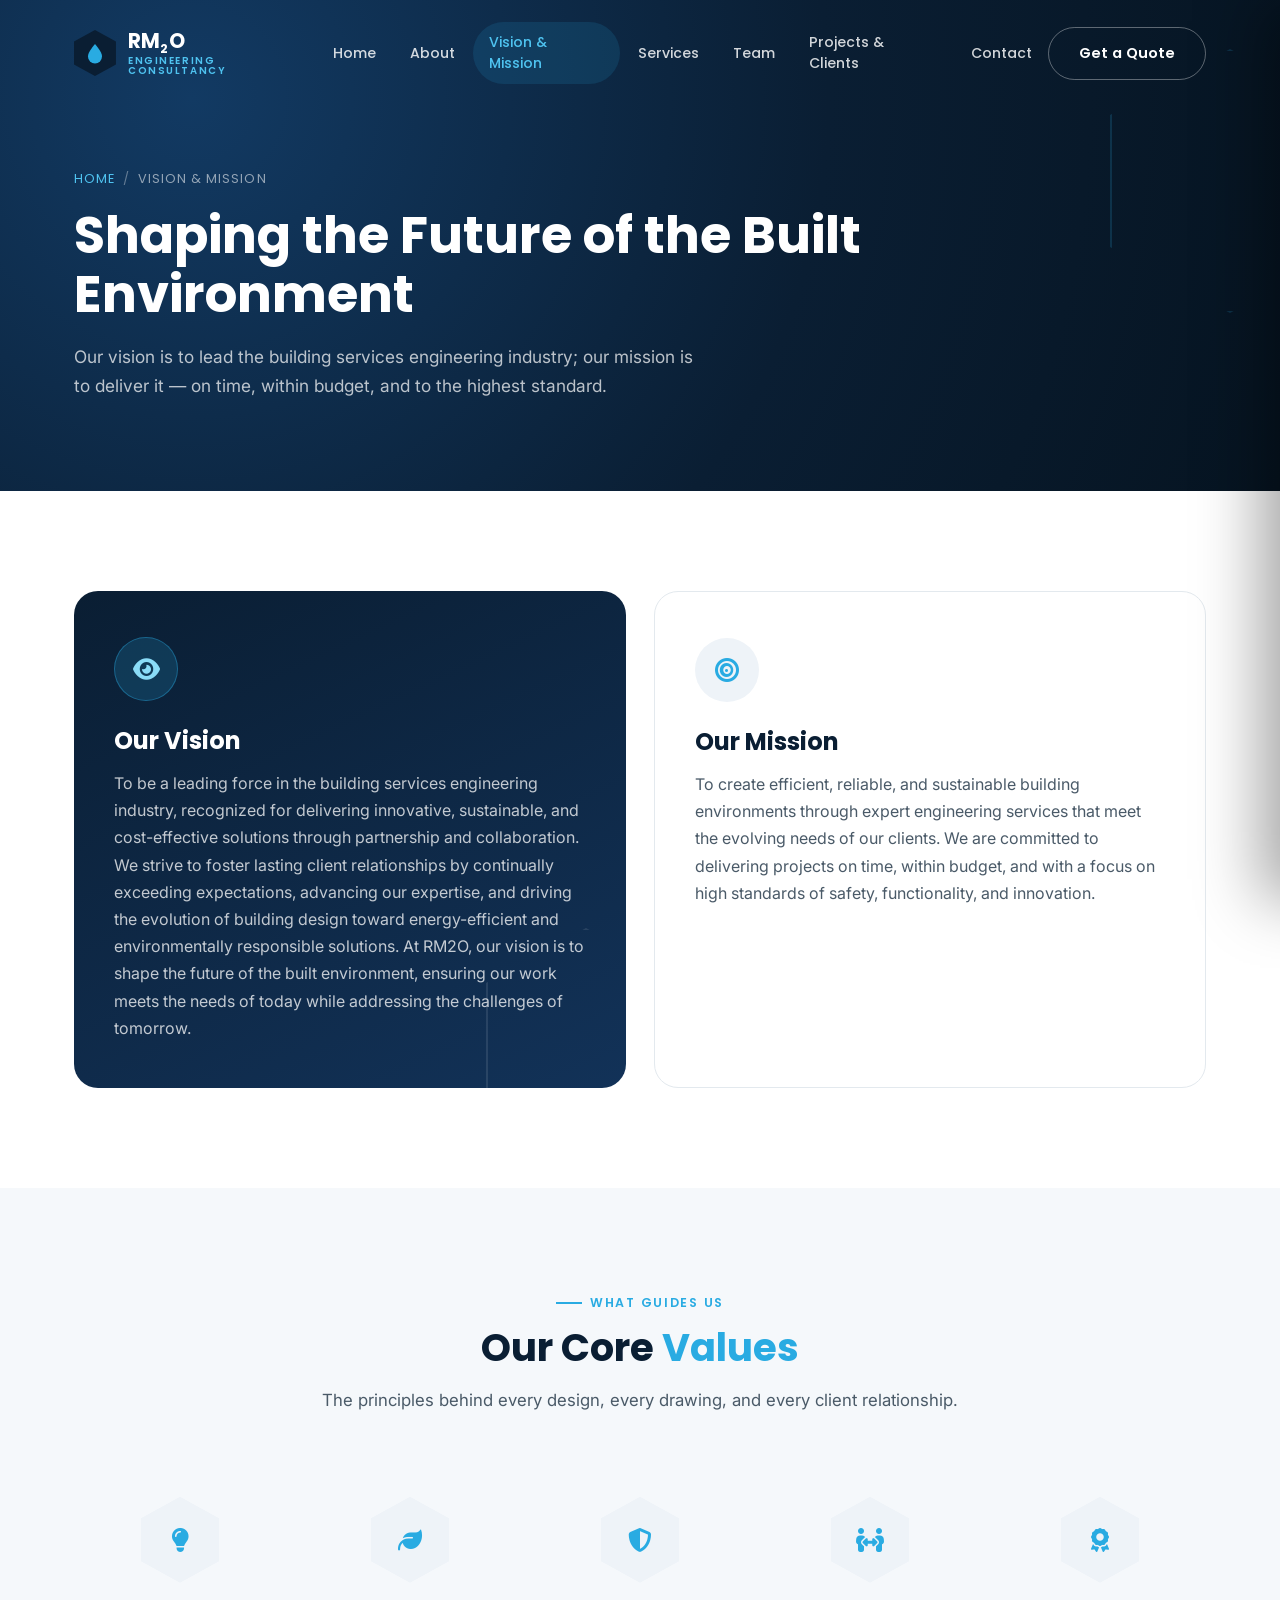
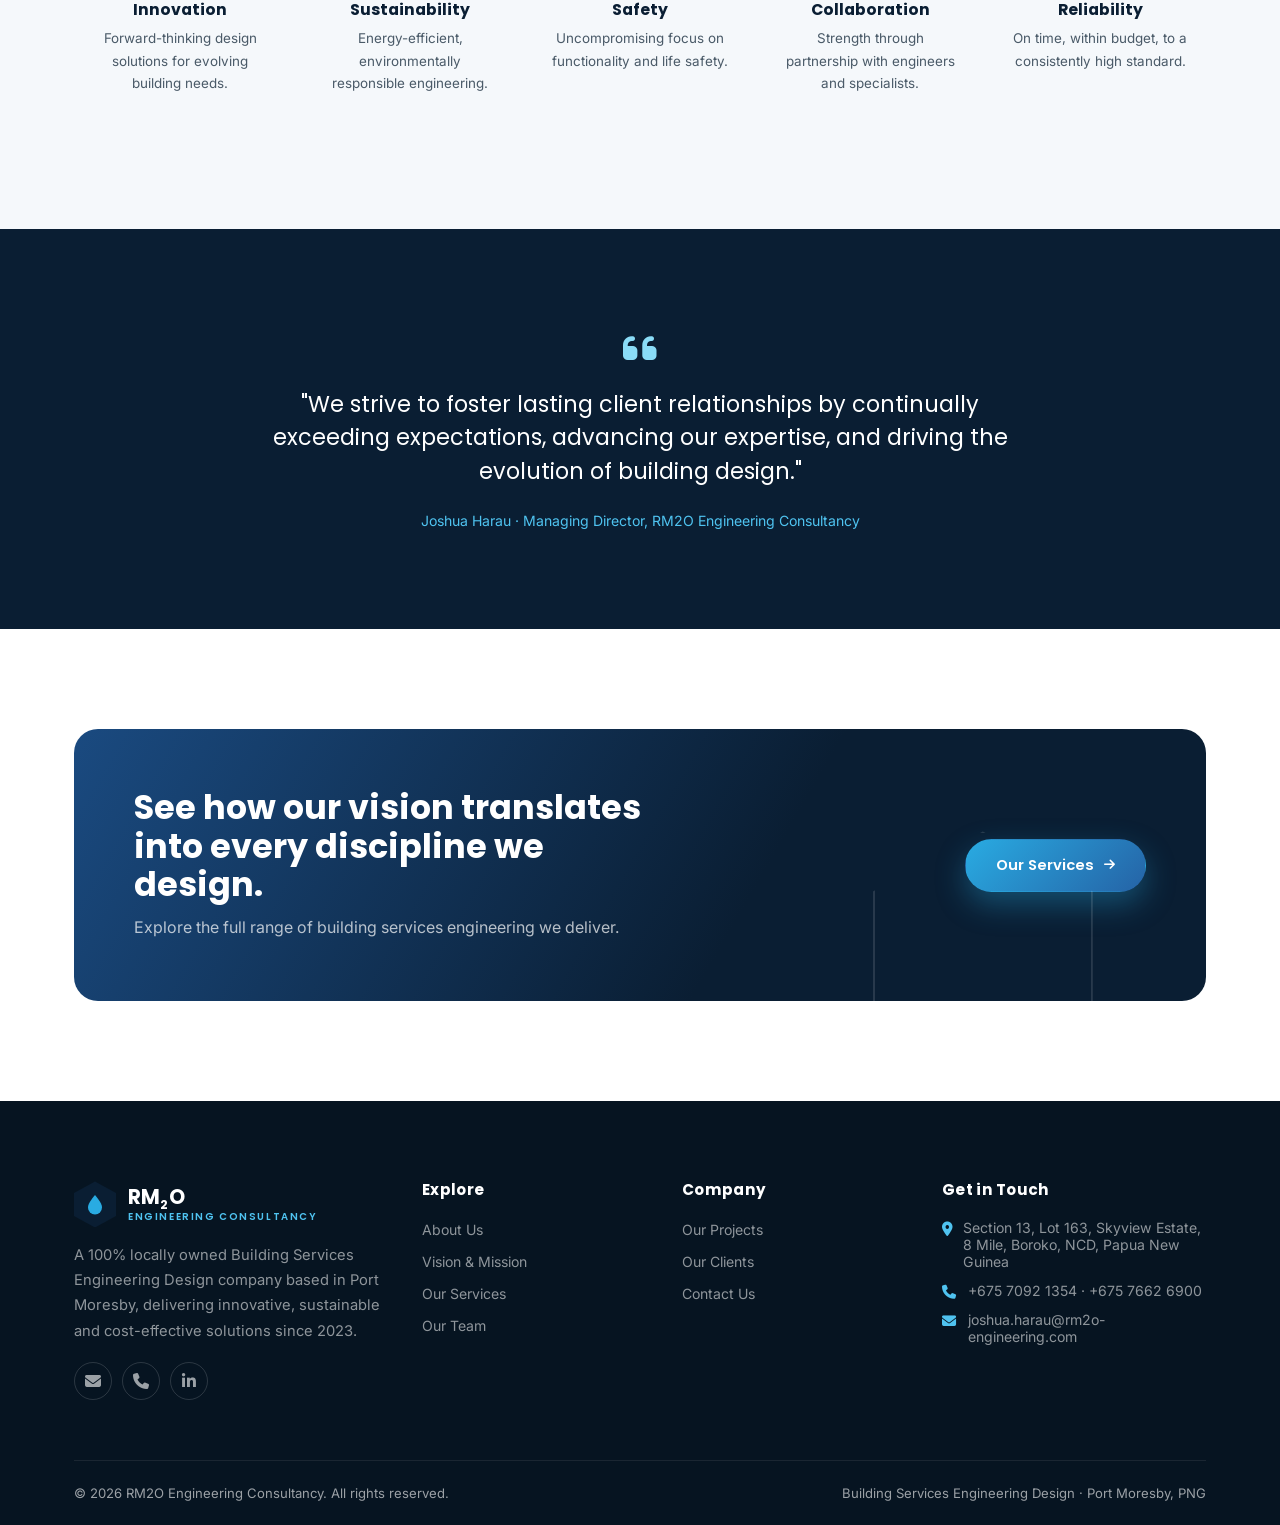
<file: vision-mission.html>
<!DOCTYPE html>
<html lang="en">
<head>
<meta charset="UTF-8">
<meta name="viewport" content="width=device-width, initial-scale=1.0">
<title>Vision &amp; Mission | RM2O Engineering Consultancy</title>
<meta name="description" content="RM2O Engineering Consultancy's vision and mission: shaping the future of the built environment through sustainable, reliable, and expert engineering services.">

  <!-- Canonical -->
  <link rel="canonical" href="https://YOURNAME.github.io/rm2o-website/vision-mission.html">

  <!-- Open Graph / Facebook / WhatsApp / LinkedIn -->
  <meta property="og:type" content="website">
  <meta property="og:site_name" content="RM2O Engineering Consultancy">
  <meta property="og:locale" content="en_PG">
  <meta property="og:url" content="https://YOURNAME.github.io/rm2o-website/vision-mission.html">
  <meta property="og:title" content="Vision &amp; Mission | RM2O Engineering Consultancy">
  <meta property="og:description" content="RM2O Engineering Consultancy's vision and mission: shaping the future of the built environment through sustainable, reliable, and expert engineering services.">
  <meta property="og:image" content="https://YOURNAME.github.io/rm2o-website/assets/og-image.png">
  <meta property="og:image:width" content="1200">
  <meta property="og:image:height" content="630">
  <meta property="og:image:alt" content="RM2O Engineering Consultancy — building services engineering design, Port Moresby, Papua New Guinea">

  <!-- Twitter / X -->
  <meta name="twitter:card" content="summary_large_image">
  <meta name="twitter:title" content="Vision &amp; Mission | RM2O Engineering Consultancy">
  <meta name="twitter:description" content="RM2O Engineering Consultancy's vision and mission: shaping the future of the built environment through sustainable, reliable, and expert engineering services.">
  <meta name="twitter:image" content="https://YOURNAME.github.io/rm2o-website/assets/og-image.png">

  <!-- Theme -->
  <meta name="theme-color" content="#0a1e33">

<link rel="icon" type="image/svg+xml" href="assets/favicon.svg">
<link rel="preconnect" href="https://fonts.googleapis.com">
<link rel="preconnect" href="https://fonts.gstatic.com" crossorigin>
<link href="https://fonts.googleapis.com/css2?family=Inter:wght@400;500;600;700&family=Poppins:wght@500;600;700;800&display=swap" rel="stylesheet">
<link rel="stylesheet" href="https://cdnjs.cloudflare.com/ajax/libs/font-awesome/6.5.1/css/all.min.css">
<link rel="stylesheet" href="css/style.css">
<link rel="stylesheet" href="css/pages.css">
</head>
<body data-page="vision">

<div id="preloader"><div class="loader-hex"></div></div>

<header class="site-header">
  <div class="container">
    <a href="index.html" class="brand">
      <div class="brand-mark"><svg viewBox="0 0 24 24" fill="none"><path d="M12 3c4 5 7 8.8 7 12.5A7 7 0 0 1 5 15.5C5 11.8 8 8 12 3z" fill="#29abe2"/></svg></div>
      <div class="brand-text"><div class="rm">RM<sub>2</sub>O</div><div class="sub">Engineering Consultancy</div></div>
    </a>
    <nav class="nav-links">
      <a href="index.html" data-page="home">Home</a>
      <a href="about.html" data-page="about">About</a>
      <a href="vision-mission.html" data-page="vision">Vision &amp; Mission</a>
      <a href="services.html" data-page="services">Services</a>
      <a href="team.html" data-page="team">Team</a>
      <a href="projects-clients.html" data-page="projects">Projects &amp; Clients</a>
      <a href="contact.html" data-page="contact">Contact</a>
    </nav>
    <div class="nav-cta">
      <a href="contact.html" class="btn btn-outline desktop-only">Get a Quote</a>
      <button class="nav-toggle" aria-label="Open menu"><span></span><span></span><span></span></button>
    </div>
  </div>
</header>
<div class="nav-overlay"></div>
<aside class="mobile-nav">
  <button class="mobile-nav-close" aria-label="Close menu"><i class="fa-solid fa-xmark"></i></button>
  <a href="index.html" data-page="home">Home</a>
  <a href="about.html" data-page="about">About</a>
  <a href="vision-mission.html" data-page="vision">Vision &amp; Mission</a>
  <a href="services.html" data-page="services">Services</a>
  <a href="team.html" data-page="team">Team</a>
  <a href="projects-clients.html" data-page="projects">Projects &amp; Clients</a>
  <a href="contact.html" data-page="contact">Contact</a>
  <a href="contact.html" class="btn btn-primary btn-block" style="margin-top:24px;">Get a Quote</a>
</aside>

<section class="page-hero">
  <div class="hex-deco hex-outline" style="width:240px;height:264px;top:10%;right:-70px;"></div>
  <div class="container">
    <div class="crumb"><a href="index.html">Home</a><span class="sep">/</span><span class="cur">Vision &amp; Mission</span></div>
    <h1>Shaping the Future of the Built Environment</h1>
    <p class="lead">Our vision is to lead the building services engineering industry; our mission is to deliver it &mdash; on time, within budget, and to the highest standard.</p>
  </div>
</section>

<section class="section-pad">
  <div class="container">
    <div class="vm-grid">
      <div class="vm-card vision reveal">
        <div class="hex-deco hex-outline"></div>
        <div class="icon-ring"><i class="fa-solid fa-eye"></i></div>
        <h3>Our Vision</h3>
        <p>To be a leading force in the building services engineering industry, recognized for delivering innovative, sustainable, and cost-effective solutions through partnership and collaboration. We strive to foster lasting client relationships by continually exceeding expectations, advancing our expertise, and driving the evolution of building design toward energy-efficient and environmentally responsible solutions. At RM2O, our vision is to shape the future of the built environment, ensuring our work meets the needs of today while addressing the challenges of tomorrow.</p>
      </div>
      <div class="vm-card mission reveal reveal-delay-1">
        <div class="icon-ring"><i class="fa-solid fa-bullseye"></i></div>
        <h3>Our Mission</h3>
        <p>To create efficient, reliable, and sustainable building environments through expert engineering services that meet the evolving needs of our clients. We are committed to delivering projects on time, within budget, and with a focus on high standards of safety, functionality, and innovation.</p>
      </div>
    </div>
  </div>
</section>

<section class="section-pad bg-soft">
  <div class="container">
    <div class="section-head center reveal">
      <div class="eyebrow" style="justify-content:center;">What Guides Us</div>
      <h2>Our Core <span class="accent">Values</span></h2>
      <p>The principles behind every design, every drawing, and every client relationship.</p>
    </div>
    <div class="values-grid">
      <div class="value-card reveal reveal-delay-1">
        <div class="hex-icon"><i class="fa-solid fa-lightbulb"></i></div>
        <h4>Innovation</h4>
        <p>Forward-thinking design solutions for evolving building needs.</p>
      </div>
      <div class="value-card reveal reveal-delay-2">
        <div class="hex-icon"><i class="fa-solid fa-leaf"></i></div>
        <h4>Sustainability</h4>
        <p>Energy-efficient, environmentally responsible engineering.</p>
      </div>
      <div class="value-card reveal reveal-delay-3">
        <div class="hex-icon"><i class="fa-solid fa-shield-halved"></i></div>
        <h4>Safety</h4>
        <p>Uncompromising focus on functionality and life safety.</p>
      </div>
      <div class="value-card reveal reveal-delay-4">
        <div class="hex-icon"><i class="fa-solid fa-people-arrows"></i></div>
        <h4>Collaboration</h4>
        <p>Strength through partnership with engineers and specialists.</p>
      </div>
      <div class="value-card reveal reveal-delay-1">
        <div class="hex-icon"><i class="fa-solid fa-award"></i></div>
        <h4>Reliability</h4>
        <p>On time, within budget, to a consistently high standard.</p>
      </div>
    </div>
  </div>
</section>

<section class="bg-navy section-pad">
  <div class="container">
    <div class="quote-block reveal">
      <i class="fa-solid fa-quote-left quote-mark"></i>
      <p>"We strive to foster lasting client relationships by continually exceeding expectations, advancing our expertise, and driving the evolution of building design."</p>
      <div class="who">Joshua Harau &middot; Managing Director, RM2O Engineering Consultancy</div>
    </div>
  </div>
</section>

<section class="section-pad">
  <div class="container">
    <div class="cta-band reveal">
      <div class="hex-deco hex-outline"></div>
      <div>
        <h2>See how our vision translates into every discipline we design.</h2>
        <p>Explore the full range of building services engineering we deliver.</p>
      </div>
      <a href="services.html" class="btn btn-primary">Our Services <i class="fa-solid fa-arrow-right"></i></a>
    </div>
  </div>
</section>

<footer class="site-footer">
  <div class="container">
    <div class="footer-grid">
      <div class="footer-brand">
        <div class="brand">
          <div class="brand-mark"><svg viewBox="0 0 24 24" fill="none"><path d="M12 3c4 5 7 8.8 7 12.5A7 7 0 0 1 5 15.5C5 11.8 8 8 12 3z" fill="#29abe2"/></svg></div>
          <div class="brand-text"><div class="rm">RM<sub>2</sub>O</div><div class="sub">Engineering Consultancy</div></div>
        </div>
        <p>A 100% locally owned Building Services Engineering Design company based in Port Moresby, delivering innovative, sustainable and cost-effective solutions since 2023.</p>
        <div class="footer-social">
          <a href="mailto:jharau36@gmail.com" aria-label="Email"><i class="fa-solid fa-envelope"></i></a>
          <a href="tel:+67570921354" aria-label="Call"><i class="fa-solid fa-phone"></i></a>
          <a href="#" aria-label="LinkedIn"><i class="fa-brands fa-linkedin-in"></i></a>
        </div>
      </div>
      <div class="footer-col">
        <h4>Explore</h4>
        <ul>
          <li><a href="about.html">About Us</a></li>
          <li><a href="vision-mission.html">Vision &amp; Mission</a></li>
          <li><a href="services.html">Our Services</a></li>
          <li><a href="team.html">Our Team</a></li>
        </ul>
      </div>
      <div class="footer-col">
        <h4>Company</h4>
        <ul>
          <li><a href="projects-clients.html">Our Projects</a></li>
          <li><a href="projects-clients.html#clients">Our Clients</a></li>
          <li><a href="contact.html">Contact Us</a></li>
        </ul>
      </div>
      <div class="footer-col">
        <h4>Get in Touch</h4>
        <ul class="footer-contact">
          <li><i class="fa-solid fa-location-dot"></i> Section 13, Lot 163, Skyview Estate, 8 Mile, Boroko, NCD, Papua New Guinea</li>
          <li><i class="fa-solid fa-phone"></i> +675 7092 1354 &middot; +675 7662 6900</li>
          <li><i class="fa-solid fa-envelope"></i> joshua.harau@rm2o-engineering.com</li>
        </ul>
      </div>
    </div>
    <div class="footer-bottom">
      <span>&copy; <span class="js-year"></span> RM2O Engineering Consultancy. All rights reserved.</span>
      <span>Building Services Engineering Design &middot; Port Moresby, PNG</span>
    </div>
  </div>
</footer>

<button class="back-to-top" aria-label="Back to top"><i class="fa-solid fa-arrow-up"></i></button>
<script src="js/script.js"></script>
</body>
</html>
</file>
<file: css/style.css>
/* ==========================================================================
   RM2O Engineering Consultancy — Stylesheet
   ========================================================================== */

:root {
  --navy: #0a1e33;
  --navy-deep: #061421;
  --blue-800: #123258;
  --blue-700: #1a4a80;
  --blue-600: #2563a6;
  --blue-500: #2f7fc4;
  --cyan-500: #29abe2;
  --cyan-400: #4fc3f0;
  --cyan-300: #8adcf7;
  --ink: #16232f;
  --ink-soft: #4a5a68;
  --muted: #8496a3;
  --line: #e3e9ee;
  --bg: #ffffff;
  --bg-soft: #f5f8fb;
  --bg-soft-2: #eef3f8;
  --white: #ffffff;
  --success: #2fa86c;
  --radius-sm: 8px;
  --radius-md: 14px;
  --radius-lg: 24px;
  --radius-pill: 999px;
  --shadow-sm: 0 2px 10px rgba(10, 30, 51, 0.06);
  --shadow-md: 0 10px 30px rgba(10, 30, 51, 0.10);
  --shadow-lg: 0 24px 60px rgba(10, 30, 51, 0.16);
  --shadow-glow: 0 0 0 1px rgba(41, 171, 226, 0.15), 0 20px 50px rgba(41, 171, 226, 0.18);
  --ease: cubic-bezier(0.22, 1, 0.36, 1);
  --font-head: 'Poppins', 'Segoe UI', sans-serif;
  --font-body: 'Inter', 'Segoe UI', sans-serif;
  --container: 1180px;
}

* , *::before, *::after { box-sizing: border-box; }
html { scroll-behavior: smooth; }
body {
  margin: 0;
  font-family: var(--font-body);
  color: var(--ink);
  background: var(--bg);
  -webkit-font-smoothing: antialiased;
  overflow-x: hidden;
}
img { max-width: 100%; display: block; }
a { color: inherit; text-decoration: none; }
ul { margin: 0; padding: 0; list-style: none; }
h1, h2, h3, h4, h5 {
  font-family: var(--font-head);
  margin: 0;
  line-height: 1.15;
  color: var(--navy);
  font-weight: 700;
}
p { margin: 0; line-height: 1.7; color: var(--ink-soft); }
button { font-family: inherit; cursor: pointer; }
.container {
  max-width: var(--container);
  margin: 0 auto;
  padding: 0 24px;
}
section { position: relative; }

/* ---------- Utility ---------- */
.eyebrow {
  display: inline-flex;
  align-items: center;
  gap: 8px;
  font-family: var(--font-head);
  font-size: 0.78rem;
  font-weight: 600;
  letter-spacing: 0.14em;
  text-transform: uppercase;
  color: var(--cyan-500);
  margin-bottom: 14px;
}
.eyebrow::before {
  content: "";
  width: 26px;
  height: 2px;
  background: var(--cyan-500);
  display: inline-block;
}
.section-head { max-width: 640px; margin-bottom: 48px; }
.section-head.center { margin-left: auto; margin-right: auto; text-align: center; }
.section-head h2 { font-size: clamp(1.8rem, 3vw, 2.6rem); }
.section-head h2 .accent { color: var(--cyan-500); }
.section-head p { margin-top: 16px; font-size: 1.05rem; }
.section-pad { padding: 100px 0; }
.bg-soft { background: var(--bg-soft); }
.bg-navy { background: var(--navy); color: #fff; }
.bg-navy p { color: rgba(255,255,255,0.72); }
.bg-navy h2, .bg-navy h3, .bg-navy h4 { color: #fff; }

.btn {
  display: inline-flex;
  align-items: center;
  gap: 10px;
  padding: 15px 30px;
  border-radius: var(--radius-pill);
  font-family: var(--font-head);
  font-weight: 600;
  font-size: 0.92rem;
  border: 1px solid transparent;
  transition: transform .35s var(--ease), box-shadow .35s var(--ease), background .35s var(--ease), color .35s var(--ease), border-color .35s var(--ease);
  white-space: nowrap;
}
.btn i, .btn svg { font-size: 0.85em; }
.btn-primary {
  background: linear-gradient(135deg, var(--cyan-500), var(--blue-600));
  color: #fff;
  box-shadow: 0 12px 30px rgba(41, 171, 226, 0.35);
}
.btn-primary:hover { transform: translateY(-3px); box-shadow: 0 18px 40px rgba(41, 171, 226, 0.45); }
.btn-outline {
  background: transparent;
  border-color: rgba(255,255,255,0.35);
  color: #fff;
}
.btn-outline:hover { background: rgba(255,255,255,0.12); border-color: #fff; transform: translateY(-3px); }
.btn-outline-dark {
  background: transparent;
  border-color: var(--line);
  color: var(--navy);
}
.btn-outline-dark:hover { border-color: var(--cyan-500); color: var(--cyan-500); transform: translateY(-3px); }
.btn-block { width: 100%; justify-content: center; }
.btn-sm { padding: 10px 20px; font-size: 0.82rem; }

/* Hexagon badge (page-number motif from the profile) */
.hex-badge {
  --s: 46px;
  width: var(--s);
  height: calc(var(--s) * 1.05);
  background: linear-gradient(135deg, var(--cyan-500), var(--blue-600));
  clip-path: polygon(50% 0%, 100% 25%, 100% 75%, 50% 100%, 0% 75%, 0% 25%);
  display: inline-flex;
  align-items: center;
  justify-content: center;
  color: #fff;
  font-family: var(--font-head);
  font-weight: 700;
  font-size: 1rem;
  flex-shrink: 0;
}

.hex-deco { position: absolute; pointer-events: none; z-index: 0; }
.hex-outline {
  clip-path: polygon(50% 0%, 100% 25%, 100% 75%, 50% 100%, 0% 75%, 0% 25%);
  border: 2px solid rgba(41, 171, 226, 0.35);
}
.hex-outline.solid-light { background: rgba(41, 171, 226, 0.06); border: none; }

.reveal { opacity: 0; transform: translateY(28px); transition: opacity .8s var(--ease), transform .8s var(--ease); }
.reveal.in { opacity: 1; transform: translateY(0); }
.reveal-delay-1 { transition-delay: .08s; }
.reveal-delay-2 { transition-delay: .16s; }
.reveal-delay-3 { transition-delay: .24s; }
.reveal-delay-4 { transition-delay: .32s; }

.tag-status {
  display: inline-flex;
  align-items: center;
  gap: 6px;
  padding: 5px 13px;
  border-radius: var(--radius-pill);
  font-size: 0.72rem;
  font-weight: 700;
  letter-spacing: 0.04em;
  text-transform: uppercase;
  font-family: var(--font-head);
}
.tag-status.done { background: rgba(47, 168, 108, 0.12); color: var(--success); }
.tag-status.progress { background: rgba(41, 171, 226, 0.12); color: var(--cyan-500); }

/* ---------- Preloader ---------- */
#preloader {
  position: fixed; inset: 0; z-index: 9999;
  background: var(--navy);
  display: flex; align-items: center; justify-content: center;
  transition: opacity .6s var(--ease), visibility .6s var(--ease);
}
#preloader.hide { opacity: 0; visibility: hidden; }
.loader-hex {
  width: 56px; height: 62px;
  clip-path: polygon(50% 0%, 100% 25%, 100% 75%, 50% 100%, 0% 75%, 0% 25%);
  background: linear-gradient(135deg, var(--cyan-400), var(--blue-600));
  animation: pulseHex 1.1s ease-in-out infinite;
}
@keyframes pulseHex { 0%, 100% { transform: scale(0.85); opacity: .6; } 50% { transform: scale(1.05); opacity: 1; } }

/* ---------- Header / Nav ---------- */
.site-header {
  position: fixed; top: 0; left: 0; right: 0; z-index: 1000;
  padding: 22px 0;
  transition: padding .35s var(--ease), background .35s var(--ease), box-shadow .35s var(--ease);
}
.site-header .container { display: flex; align-items: center; justify-content: space-between; }
.site-header.scrolled {
  padding: 12px 0;
  background: rgba(10, 22, 38, 0.86);
  backdrop-filter: blur(14px) saturate(140%);
  box-shadow: 0 6px 24px rgba(6, 20, 33, 0.25);
}
.brand { display: flex; align-items: center; gap: 12px; }
.brand-mark {
  width: 42px; height: 46px;
  position: relative;
  clip-path: polygon(50% 0%, 100% 25%, 100% 75%, 50% 100%, 0% 75%, 0% 25%);
  background: var(--navy);
  display: flex; align-items: center; justify-content: center;
}
.brand-mark svg { width: 24px; height: 24px; }
.brand-text { font-family: var(--font-head); line-height: 1.05; }
.brand-text .rm { font-weight: 700; font-size: 1.28rem; color: #fff; letter-spacing: .01em; }
.brand-text .rm sub { font-size: 0.6em; }
.brand-text .sub { font-size: 0.62rem; letter-spacing: 0.16em; color: var(--cyan-400); text-transform: uppercase; font-weight: 600; }

.nav-links { display: flex; align-items: center; gap: 2px; }
.nav-links a {
  color: rgba(255,255,255,0.82);
  font-family: var(--font-head);
  font-size: 0.88rem;
  font-weight: 500;
  padding: 10px 16px;
  border-radius: var(--radius-pill);
  transition: color .3s, background .3s;
  position: relative;
}
.nav-links a:hover, .nav-links a.active { color: #fff; background: rgba(255,255,255,0.09); }
.nav-links a.active { color: var(--cyan-400); background: rgba(41, 171, 226, 0.14); }
.nav-cta { display: flex; align-items: center; gap: 14px; }
.nav-toggle {
  display: none; width: 44px; height: 44px; border-radius: 50%;
  background: rgba(255,255,255,0.1); border: none; align-items: center; justify-content: center;
  flex-direction: column; gap: 5px;
}
.nav-toggle span { width: 20px; height: 2px; background: #fff; border-radius: 2px; transition: transform .3s, opacity .3s; }
.nav-toggle.open span:nth-child(1) { transform: translateY(7px) rotate(45deg); }
.nav-toggle.open span:nth-child(2) { opacity: 0; }
.nav-toggle.open span:nth-child(3) { transform: translateY(-7px) rotate(-45deg); }

/* ---------- Page Hero (inner pages) ---------- */
.page-hero {
  background: radial-gradient(circle at 15% 20%, #123a63 0%, var(--navy) 55%, var(--navy-deep) 100%);
  color: #fff;
  padding: 170px 0 90px;
  position: relative;
  overflow: hidden;
}
.page-hero .container { position: relative; z-index: 2; }
.page-hero h1 { font-size: clamp(2.1rem, 4.2vw, 3.2rem); color: #fff; }
.page-hero .crumb {
  display: flex; align-items: center; gap: 8px;
  font-family: var(--font-head); font-size: 0.8rem; letter-spacing: 0.08em; text-transform: uppercase;
  color: var(--cyan-400); margin-bottom: 18px;
}
.page-hero .crumb .sep { color: rgba(255,255,255,0.35); }
.page-hero .crumb .cur { color: rgba(255,255,255,0.55); }
.page-hero p.lead { margin-top: 18px; max-width: 620px; font-size: 1.08rem; color: rgba(255,255,255,0.72); }
.page-hero .hex-deco { opacity: .5; }

/* ---------- Footer ---------- */
.site-footer { background: var(--navy-deep); color: rgba(255,255,255,0.6); padding: 80px 0 0; position: relative; overflow: hidden; }
.footer-grid { display: grid; grid-template-columns: 1.4fr 1fr 1fr 1.2fr; gap: 40px; position: relative; z-index: 1; }
.footer-brand p { color: rgba(255,255,255,0.55); margin-top: 16px; font-size: 0.92rem; max-width: 320px; }
.footer-col h4 { color: #fff; font-size: 0.95rem; margin-bottom: 20px; letter-spacing: .02em; }
.footer-col ul li { margin-bottom: 12px; }
.footer-col ul li a { font-size: 0.88rem; color: rgba(255,255,255,0.55); transition: color .25s, padding-left .25s; display: inline-block; }
.footer-col ul li a:hover { color: var(--cyan-400); padding-left: 4px; }
.footer-contact li { display: flex; gap: 10px; align-items: flex-start; font-size: 0.88rem; color: rgba(255,255,255,0.55); }
.footer-contact li i { color: var(--cyan-400); margin-top: 3px; width: 16px; }
.footer-social { display: flex; gap: 10px; margin-top: 18px; }
.footer-social a {
  width: 38px; height: 38px; border-radius: 50%; border: 1px solid rgba(255,255,255,0.15);
  display: flex; align-items: center; justify-content: center; transition: background .3s, border-color .3s, transform .3s;
}
.footer-social a:hover { background: var(--cyan-500); border-color: var(--cyan-500); transform: translateY(-3px); }
.footer-bottom {
  margin-top: 60px; padding: 24px 0; border-top: 1px solid rgba(255,255,255,0.08);
  display: flex; justify-content: space-between; align-items: center; font-size: 0.82rem; position: relative; z-index: 1;
}
.footer-bottom a { color: rgba(255,255,255,0.6); }
.footer-bottom a:hover { color: var(--cyan-400); }

.back-to-top {
  position: fixed; right: 26px; bottom: 26px; z-index: 900;
  width: 48px; height: 48px; border-radius: 50%; border: none;
  background: linear-gradient(135deg, var(--cyan-500), var(--blue-600));
  color: #fff; display: flex; align-items: center; justify-content: center;
  box-shadow: var(--shadow-md); opacity: 0; visibility: hidden; transform: translateY(12px);
  transition: opacity .35s, visibility .35s, transform .35s;
}
.back-to-top.show { opacity: 1; visibility: visible; transform: translateY(0); }

/* ============ Responsive ============ */
@media (max-width: 980px) {
  .nav-links { display: none; }
  .nav-toggle { display: flex; }
  .nav-cta .btn-outline.desktop-only { display: none; }
  .footer-grid { grid-template-columns: 1fr 1fr; }
}
@media (max-width: 640px) {
  .footer-grid { grid-template-columns: 1fr; }
  .footer-bottom { flex-direction: column; gap: 10px; text-align: center; }
  .section-pad { padding: 70px 0; }
}

/* Mobile nav drawer */
.mobile-nav {
  position: fixed; top: 0; right: 0; height: 100vh; width: min(320px, 82vw);
  background: var(--navy); z-index: 1100; padding: 100px 30px 40px;
  transform: translateX(100%); transition: transform .45s var(--ease);
  box-shadow: -20px 0 60px rgba(0,0,0,0.35);
}
.mobile-nav.open { transform: translateX(0); }
.mobile-nav a {
  display: block; padding: 14px 0; font-family: var(--font-head); font-weight: 500;
  color: rgba(255,255,255,0.85); font-size: 1.05rem; border-bottom: 1px solid rgba(255,255,255,0.08);
}
.mobile-nav a.active { color: var(--cyan-400); }
.mobile-nav-close {
  position: absolute; top: 26px; right: 26px; width: 40px; height: 40px; border-radius: 50%;
  background: rgba(255,255,255,0.08); border: none; color: #fff; font-size: 1.1rem;
}
.nav-overlay {
  position: fixed; inset: 0; background: rgba(6,20,33,0.55); z-index: 1050;
  opacity: 0; visibility: hidden; transition: opacity .4s, visibility .4s;
}
.nav-overlay.show { opacity: 1; visibility: visible; }
</file>
<file: css/pages.css>
/* ==========================================================================
   RM2O — Page-specific styles
   ========================================================================== */

/* ---------- Home Hero ---------- */
.hero {
  min-height: 100vh;
  display: flex; align-items: center;
  position: relative; overflow: hidden;
  background: radial-gradient(circle at 20% 10%, #12406e 0%, var(--navy) 45%, var(--navy-deep) 100%);
  color: #fff; padding: 160px 0 100px;
}
.hero-grid { display: grid; grid-template-columns: 1.05fr 0.95fr; gap: 40px; align-items: center; position: relative; z-index: 2; }
.hero-eyebrow {
  display: inline-flex; align-items: center; gap: 10px; padding: 8px 18px 8px 8px;
  border-radius: var(--radius-pill); background: rgba(255,255,255,0.07); border: 1px solid rgba(255,255,255,0.14);
  font-family: var(--font-head); font-size: 0.78rem; font-weight: 600; letter-spacing: .04em; color: var(--cyan-300);
  margin-bottom: 26px;
}
.hero-eyebrow .dot { width: 22px; height: 22px; border-radius: 50%; background: rgba(41,171,226,0.25); display: flex; align-items: center; justify-content: center; }
.hero-eyebrow .dot span { width: 8px; height: 8px; border-radius: 50%; background: var(--cyan-400); }
.hero h1 { font-size: clamp(2.4rem, 5vw, 3.7rem); color: #fff; letter-spacing: -0.01em; }
.hero h1 .grad { background: linear-gradient(120deg, var(--cyan-300), var(--cyan-500) 60%, var(--blue-500)); -webkit-background-clip: text; background-clip: text; color: transparent; }
.hero p.lead { margin-top: 24px; font-size: 1.12rem; color: rgba(255,255,255,0.72); max-width: 560px; }
.hero-actions { display: flex; gap: 16px; margin-top: 38px; flex-wrap: wrap; }
.hero-stats { display: flex; gap: 34px; margin-top: 56px; flex-wrap: wrap; }
.hero-stats .stat b { font-family: var(--font-head); font-size: 1.9rem; color: #fff; display: block; }
.hero-stats .stat span { font-size: 0.8rem; color: rgba(255,255,255,0.55); text-transform: uppercase; letter-spacing: .06em; }

.hero-visual { position: relative; height: 520px; display: flex; align-items: center; justify-content: center; }
.hex-cluster { position: relative; width: 100%; height: 100%; }
.hex-cluster .hex {
  position: absolute; clip-path: polygon(50% 0%, 100% 25%, 100% 75%, 50% 100%, 0% 75%, 0% 25%);
  display: flex; align-items: center; justify-content: center; flex-direction: column; gap: 6px;
  backdrop-filter: blur(6px);
  animation: floatY 6s ease-in-out infinite;
}
.hex-cluster .hex i { font-size: 1.5rem; color: var(--cyan-300); }
.hex-cluster .hex span { font-family: var(--font-head); font-size: 0.68rem; font-weight: 600; color: rgba(255,255,255,0.85); text-align: center; padding: 0 8px; }
.hex-cluster .hex.h1 { width: 168px; height: 184px; top: 6%; left: 22%; background: linear-gradient(150deg, rgba(41,171,226,0.28), rgba(37,99,166,0.18)); border: 1px solid rgba(41,171,226,0.4); animation-delay: 0s; }
.hex-cluster .hex.h2 { width: 148px; height: 162px; top: 4%; left: 54%; background: linear-gradient(150deg, rgba(255,255,255,0.1), rgba(255,255,255,0.03)); border: 1px solid rgba(255,255,255,0.16); animation-delay: 1.2s; }
.hex-cluster .hex.h3 { width: 168px; height: 184px; top: 40%; left: 6%; background: linear-gradient(150deg, rgba(255,255,255,0.1), rgba(255,255,255,0.03)); border: 1px solid rgba(255,255,255,0.16); animation-delay: 2s; }
.hex-cluster .hex.h4 { width: 190px; height: 208px; top: 34%; left: 36%; background: linear-gradient(150deg, rgba(41,171,226,0.32), rgba(37,99,166,0.2)); border: 1px solid rgba(41,171,226,0.45); animation-delay: .6s; z-index: 2; }
.hex-cluster .hex.h5 { width: 148px; height: 162px; top: 68%; left: 12%; background: linear-gradient(150deg, rgba(255,255,255,0.1), rgba(255,255,255,0.03)); border: 1px solid rgba(255,255,255,0.16); animation-delay: 1.6s; }
.hex-cluster .hex.h6 { width: 168px; height: 184px; top: 66%; left: 48%; background: linear-gradient(150deg, rgba(41,171,226,0.26), rgba(37,99,166,0.16)); border: 1px solid rgba(41,171,226,0.4); animation-delay: 2.4s; }
@keyframes floatY { 0%, 100% { transform: translateY(0); } 50% { transform: translateY(-14px); } }

.scroll-cue { position: absolute; bottom: 34px; left: 50%; transform: translateX(-50%); display: flex; flex-direction: column; align-items: center; gap: 8px; color: rgba(255,255,255,0.5); font-size: 0.72rem; letter-spacing: .1em; text-transform: uppercase; z-index: 2; }
.scroll-cue .mouse { width: 22px; height: 36px; border: 2px solid rgba(255,255,255,0.35); border-radius: 14px; display: flex; justify-content: center; padding-top: 6px; }
.scroll-cue .mouse span { width: 4px; height: 8px; background: var(--cyan-400); border-radius: 3px; animation: scrollDown 1.6s ease-in-out infinite; }
@keyframes scrollDown { 0% { opacity: 1; transform: translateY(0); } 100% { opacity: 0; transform: translateY(10px); } }

/* ---------- Marquee (client strip) ---------- */
.marquee-wrap { overflow: hidden; position: relative; padding: 34px 0; -webkit-mask-image: linear-gradient(90deg, transparent, #000 8%, #000 92%, transparent); mask-image: linear-gradient(90deg, transparent, #000 8%, #000 92%, transparent); }
.marquee-track { display: flex; align-items: center; gap: 22px; width: max-content; animation: marquee 34s linear infinite; }
.marquee-track:hover { animation-play-state: paused; }
@keyframes marquee { from { transform: translateX(0); } to { transform: translateX(-50%); } }
.client-logo {
  display: flex; align-items: center; justify-content: center; flex-shrink: 0;
  height: 68px; padding: 14px 24px;
  background: #fff; border: 1px solid var(--line); border-radius: var(--radius-md);
  box-shadow: var(--shadow-sm);
  transition: transform .35s var(--ease), box-shadow .35s var(--ease);
}
.client-logo img { height: 100%; max-height: 38px; width: auto; max-width: 150px; object-fit: contain; filter: grayscale(0.35) opacity(0.85); transition: filter .35s; }
.client-logo:hover { transform: translateY(-5px); box-shadow: var(--shadow-md); }
.client-logo:hover img { filter: none; }

/* ---------- Service Cards ---------- */
.service-grid { display: grid; grid-template-columns: repeat(5, 1fr); gap: 20px; }
.service-card {
  background: #fff; border: 1px solid var(--line); border-radius: var(--radius-md);
  padding: 30px 24px; transition: transform .4s var(--ease), box-shadow .4s var(--ease), border-color .4s var(--ease);
  position: relative; overflow: hidden;
}
.service-card::before {
  content: ""; position: absolute; inset: 0; opacity: 0; transition: opacity .4s;
  background: linear-gradient(160deg, rgba(41,171,226,0.06), transparent 60%);
}
.service-card:hover { transform: translateY(-8px); box-shadow: var(--shadow-lg); border-color: transparent; }
.service-card:hover::before { opacity: 1; }
.service-icon {
  width: 58px; height: 58px; border-radius: 16px; display: flex; align-items: center; justify-content: center;
  background: linear-gradient(135deg, var(--cyan-500), var(--blue-600)); color: #fff; font-size: 1.4rem; margin-bottom: 20px;
  position: relative; z-index: 1;
}
.service-card h3 { font-size: 1.02rem; margin-bottom: 10px; position: relative; z-index: 1; }
.service-card p { font-size: 0.88rem; position: relative; z-index: 1; }
.service-card ul { margin-top: 14px; position: relative; z-index: 1; }
.service-card ul li { font-size: 0.83rem; color: var(--ink-soft); padding: 6px 0; border-top: 1px dashed var(--line); display: flex; gap: 8px; }
.service-card ul li:first-child { border-top: none; }
.service-card ul li i { color: var(--cyan-500); font-size: 0.7rem; margin-top: 5px; }

.mini-service-row { display: grid; grid-template-columns: repeat(3, 1fr); gap: 20px; margin-top: 20px; }
.mini-service {
  background: #fff; border: 1px solid var(--line); border-radius: var(--radius-md); padding: 26px;
  transition: box-shadow .35s, transform .35s;
}
.mini-service:hover { box-shadow: var(--shadow-md); transform: translateY(-4px); }
.mini-service .num { font-family: var(--font-head); font-weight: 700; color: var(--cyan-500); font-size: 0.8rem; letter-spacing: .06em; }
.mini-service h4 { margin-top: 10px; font-size: 1.05rem; }
.mini-service ul { margin-top: 12px; }
.mini-service ul li { font-size: 0.87rem; color: var(--ink-soft); padding: 4px 0; display: flex; gap: 8px; }
.mini-service ul li i { color: var(--cyan-500); font-size: 0.65rem; margin-top: 6px; }

.partner-row { display: grid; grid-template-columns: repeat(3, 1fr); gap: 20px; margin-top: 20px; }
.partner-card { background: var(--navy); border-radius: var(--radius-md); padding: 28px; color: #fff; }
.partner-card i { color: var(--cyan-400); font-size: 1.6rem; margin-bottom: 14px; display: block; }
.partner-card h4 { color: #fff; font-size: 1.02rem; margin-bottom: 8px; }
.partner-card p { color: rgba(255,255,255,0.62); font-size: 0.88rem; }

/* ---------- About ---------- */
.about-split { display: grid; grid-template-columns: 0.9fr 1.1fr; gap: 70px; align-items: center; }
.about-visual { position: relative; }
.about-panel {
  border-radius: var(--radius-lg); background: linear-gradient(155deg, var(--navy), var(--blue-800));
  aspect-ratio: 4/5; position: relative; overflow: hidden; display: flex; align-items: flex-end; padding: 32px;
}
.about-panel .hex-outline { width: 220px; height: 240px; top: -40px; right: -60px; border-color: rgba(255,255,255,0.15); }
.about-panel .hex-outline.small { width: 120px; height: 132px; bottom: 20%; left: -30px; border-color: rgba(41,171,226,0.4); }
.about-panel-tag { position: relative; z-index: 1; background: rgba(255,255,255,0.08); backdrop-filter: blur(10px); border: 1px solid rgba(255,255,255,0.15); border-radius: var(--radius-md); padding: 18px 22px; color: #fff; }
.about-panel-tag b { display: block; font-family: var(--font-head); font-size: 1.6rem; }
.about-panel-tag span { font-size: 0.78rem; color: rgba(255,255,255,0.65); }
.about-float-card {
  position: absolute; top: -28px; left: -34px; background: #fff; border-radius: var(--radius-md);
  box-shadow: var(--shadow-lg); padding: 18px 22px; display: flex; align-items: center; gap: 14px;
}
.about-float-card .hex-badge { --s: 40px; }
.about-float-card b { font-family: var(--font-head); display: block; color: var(--navy); font-size: 1rem; }
.about-float-card span { font-size: 0.76rem; color: var(--muted); }

.about-body p + p { margin-top: 16px; }
.value-pills { display: flex; flex-wrap: wrap; gap: 12px; margin-top: 28px; }
.value-pills span { background: var(--bg-soft-2); border-radius: var(--radius-pill); padding: 9px 18px; font-size: 0.84rem; font-weight: 600; color: var(--blue-700); font-family: var(--font-head); display: inline-flex; align-items: center; gap: 8px; }
.value-pills span i { color: var(--cyan-500); }

.stat-band { display: grid; grid-template-columns: repeat(4, 1fr); border-top: 1px solid var(--line); border-bottom: 1px solid var(--line); margin: 70px 0; }
.stat-band .stat { text-align: center; padding: 40px 20px; border-right: 1px solid var(--line); }
.stat-band .stat:last-child { border-right: none; }
.stat-band .stat b { font-family: var(--font-head); font-size: 2.4rem; color: var(--navy); display: block; }
.stat-band .stat b .accent { color: var(--cyan-500); }
.stat-band .stat span { font-size: 0.85rem; color: var(--muted); text-transform: uppercase; letter-spacing: .05em; }

.why-grid { display: grid; grid-template-columns: repeat(3, 1fr); gap: 22px; }
.why-card { padding: 30px; border-radius: var(--radius-md); background: #fff; border: 1px solid var(--line); }
.why-card i { color: var(--cyan-500); font-size: 1.5rem; margin-bottom: 16px; display: block; }
.why-card h4 { font-size: 1.02rem; margin-bottom: 8px; }
.why-card p { font-size: 0.9rem; }

/* ---------- Vision / Mission ---------- */
.vm-grid { display: grid; grid-template-columns: 1fr 1fr; gap: 28px; }
.vm-card {
  border-radius: var(--radius-lg); padding: 46px 40px; position: relative; overflow: hidden;
}
.vm-card.vision { background: linear-gradient(155deg, var(--navy), var(--blue-800)); color: #fff; }
.vm-card.mission { background: #fff; border: 1px solid var(--line); }
.vm-card .icon-ring {
  width: 64px; height: 64px; border-radius: 50%; display: flex; align-items: center; justify-content: center;
  margin-bottom: 26px; font-size: 1.5rem;
}
.vm-card.vision .icon-ring { background: rgba(41,171,226,0.18); border: 1px solid rgba(41,171,226,0.4); color: var(--cyan-300); }
.vm-card.mission .icon-ring { background: var(--bg-soft-2); color: var(--cyan-500); }
.vm-card h3 { font-size: 1.5rem; margin-bottom: 16px; }
.vm-card.vision h3 { color: #fff; }
.vm-card p { font-size: 1rem; }
.vm-card.vision p { color: rgba(255,255,255,0.75); }
.vm-card .hex-outline { width: 200px; height: 220px; bottom: -60px; right: -60px; border-color: rgba(255,255,255,0.1); }

.values-grid { display: grid; grid-template-columns: repeat(5, 1fr); gap: 18px; }
.value-card { text-align: center; padding: 34px 18px; }
.value-card .hex-icon {
  width: 78px; height: 86px; margin: 0 auto 18px; clip-path: polygon(50% 0%, 100% 25%, 100% 75%, 50% 100%, 0% 75%, 0% 25%);
  background: var(--bg-soft-2); display: flex; align-items: center; justify-content: center; color: var(--cyan-500); font-size: 1.5rem;
  transition: background .35s, color .35s, transform .35s;
}
.value-card:hover .hex-icon { background: linear-gradient(135deg, var(--cyan-500), var(--blue-600)); color: #fff; transform: rotate(8deg) scale(1.05); }
.value-card h4 { font-size: 0.98rem; margin-bottom: 8px; }
.value-card p { font-size: 0.84rem; }

/* ---------- Team ---------- */
.team-grid { display: grid; grid-template-columns: repeat(3, 1fr); gap: 26px; }
.team-card {
  background: #fff; border-radius: var(--radius-md); overflow: hidden; border: 1px solid var(--line);
  transition: transform .4s var(--ease), box-shadow .4s var(--ease);
}
.team-card:hover { transform: translateY(-8px); box-shadow: var(--shadow-lg); }
.team-photo {
  aspect-ratio: 4/3.1; background: linear-gradient(150deg, var(--blue-700), var(--navy));
  position: relative; display: flex; align-items: center; justify-content: center;
}
.team-photo .initials { font-family: var(--font-head); font-size: 2.6rem; font-weight: 700; color: rgba(255,255,255,0.92); letter-spacing: .04em; }
.team-photo::after { content: ""; position: absolute; inset: 0; background: radial-gradient(circle at 80% 0%, rgba(41,171,226,0.35), transparent 60%); }
.team-body { padding: 22px 24px 26px; }
.team-body h3 { font-size: 1.08rem; }
.team-role { color: var(--cyan-500); font-family: var(--font-head); font-size: 0.82rem; font-weight: 600; margin-top: 4px; display: block; }
.team-body p.bio { margin-top: 12px; font-size: 0.87rem; }
.team-meta { margin-top: 16px; padding-top: 16px; border-top: 1px dashed var(--line); display: flex; flex-direction: column; gap: 6px; }
.team-meta span { font-size: 0.78rem; color: var(--muted); display: flex; gap: 8px; align-items: flex-start; }
.team-meta span i { color: var(--cyan-500); width: 14px; margin-top: 3px; }

.team-tabs { display: flex; gap: 10px; justify-content: center; margin-bottom: 44px; flex-wrap: wrap; }
.team-tab {
  padding: 11px 24px; border-radius: var(--radius-pill); border: 1px solid var(--line); background: #fff;
  font-family: var(--font-head); font-weight: 600; font-size: 0.88rem; color: var(--ink-soft); transition: all .3s;
}
.team-tab.active, .team-tab:hover { background: var(--navy); color: #fff; border-color: var(--navy); }
.team-panel { display: none; }
.team-panel.active { display: block; animation: fadeUp .5s var(--ease); }
@keyframes fadeUp { from { opacity: 0; transform: translateY(14px); } to { opacity: 1; transform: translateY(0); } }

/* Org chart — desktop: pixel-precise diagram with right-angle connectors;
   mobile: indented list fallback (precise diagram doesn't reflow at small sizes) */
.org-chart { padding: 50px 0 30px; }
.org-diagram-wrap { overflow-x: auto; }
.org-diagram { position: relative; margin: 0 auto; }
.org-diagram svg { position: absolute; top: 0; left: 0; overflow: visible; pointer-events: none; }
.org-line { stroke: #b7c1cb; stroke-width: 2; stroke-linecap: round; }
.org-box {
  position: absolute; box-sizing: border-box;
  background: #fff; border: 1px solid var(--line); border-radius: var(--radius-sm);
  box-shadow: var(--shadow-sm); display: flex; flex-direction: column; align-items: center; justify-content: center;
  text-align: center; padding: 6px 14px;
}
.org-box.root { background: var(--navy); border: none; color: #fff; }
.org-box.branch { border-color: var(--cyan-500); border-width: 1.5px; }
.org-box b { font-family: var(--font-head); font-size: 0.85rem; line-height: 1.25; }
.org-box span { font-size: 0.68rem; color: var(--muted); margin-top: 3px; line-height: 1.3; }
.org-box.root span { color: rgba(255,255,255,0.6); }

.org-tree-mobile { display: none; }
@media (max-width: 760px) {
  .org-diagram-wrap { display: none; }
  .org-tree-mobile { display: block; list-style: none; margin: 0; padding: 0; }
  .org-tree-mobile ul { list-style: none; margin: 0; padding: 0; }
  .org-tree-mobile li {
    position: relative; padding: 12px 0 12px 24px; border-left: 2px solid var(--line); margin-left: 12px;
  }
  .org-tree-mobile > li { border-left: none; margin-left: 0; padding-left: 0; }
  .org-tree-mobile .org-node {
    display: block; width: 100%; box-sizing: border-box;
    background: #fff; border: 1px solid var(--line); border-radius: var(--radius-sm);
    padding: 12px 16px; box-shadow: var(--shadow-sm); text-align: left;
  }
  .org-tree-mobile .org-node.root { background: var(--navy); border: none; color: #fff; }
  .org-tree-mobile .org-node.branch { border-color: var(--cyan-500); }
  .org-tree-mobile .org-node b { display: block; font-family: var(--font-head); font-size: 0.86rem; }
  .org-tree-mobile .org-node span { font-size: 0.72rem; color: var(--muted); }
  .org-tree-mobile .org-node.root span { color: rgba(255,255,255,0.6); }
}

/* ---------- Timeline (Projects) ---------- */
.timeline { position: relative; max-width: 900px; margin: 0 auto; padding: 10px 0; }
.timeline::before {
  content: ""; position: absolute; left: 50%; top: 0; bottom: 0; width: 2px;
  background: linear-gradient(var(--line), var(--cyan-300) 8%, var(--cyan-300) 92%, var(--line));
  transform: translateX(-50%);
}
.tl-item { display: grid; grid-template-columns: 1fr 60px 1fr; align-items: start; margin-bottom: 8px; position: relative; }
.tl-item .tl-card {
  background: #fff; border: 1px solid var(--line); border-radius: var(--radius-md); padding: 22px 24px;
  box-shadow: var(--shadow-sm); transition: transform .35s var(--ease), box-shadow .35s var(--ease);
}
.tl-item .tl-card:hover { transform: translateY(-4px); box-shadow: var(--shadow-md); }
.tl-item.left .tl-card { grid-column: 1; text-align: right; }
.tl-item.left .tl-spacer { grid-column: 3; }
.tl-item.right .tl-card { grid-column: 3; }
.tl-item.right .tl-spacer { grid-column: 1; }
.tl-dot {
  grid-column: 2; width: 60px; display: flex; align-items: center; justify-content: center; padding-top: 26px; position: relative; z-index: 1;
}
.tl-dot span { width: 16px; height: 16px; border-radius: 50%; background: #fff; border: 3px solid var(--cyan-500); box-shadow: 0 0 0 6px rgba(41,171,226,0.12); }
.tl-item.left .tl-card .tag-status { justify-content: flex-end; }
.tl-card h4 { font-size: 1.02rem; margin-bottom: 8px; }
.tl-card .tl-loc { display: flex; align-items: center; gap: 6px; font-size: 0.8rem; color: var(--muted); margin-top: 8px; }
.tl-item.left .tl-card .tl-loc { justify-content: flex-end; }
.tl-card .tl-loc i { color: var(--cyan-500); }
.tl-card .tl-disc { display: inline-block; margin-top: 12px; font-size: 0.72rem; font-weight: 700; letter-spacing: .05em; text-transform: uppercase; color: var(--blue-600); background: var(--bg-soft-2); padding: 4px 12px; border-radius: var(--radius-pill); }

.tl-filters { display: flex; gap: 10px; justify-content: center; margin-bottom: 50px; flex-wrap: wrap; }
.tl-filter { padding: 10px 20px; border-radius: var(--radius-pill); border: 1px solid var(--line); background: #fff; font-family: var(--font-head); font-size: 0.84rem; font-weight: 600; color: var(--ink-soft); transition: all .3s; }
.tl-filter.active, .tl-filter:hover { background: var(--cyan-500); border-color: var(--cyan-500); color: #fff; }

/* Client reference cards */
.ref-grid { display: grid; grid-template-columns: repeat(2, 1fr); gap: 22px; }
.ref-card { background: #fff; border: 1px solid var(--line); border-radius: var(--radius-md); padding: 26px; display: flex; gap: 18px; transition: box-shadow .35s, transform .35s; }
.ref-card:hover { box-shadow: var(--shadow-md); transform: translateY(-4px); }
.ref-logo { width: 64px; height: 64px; border-radius: 12px; flex-shrink: 0; display: flex; align-items: center; justify-content: center; background: #fff; border: 1px solid var(--line); padding: 9px; }
.ref-logo img { max-width: 100%; max-height: 100%; object-fit: contain; }
.ref-card h4 { font-size: 1rem; }
.ref-card .ref-person { font-size: 0.86rem; color: var(--cyan-600, var(--cyan-500)); font-weight: 600; margin-top: 4px; }
.ref-card ul { margin-top: 10px; display: flex; flex-direction: column; gap: 5px; }
.ref-card ul li { font-size: 0.8rem; color: var(--muted); display: flex; gap: 7px; align-items: center; }
.ref-card ul li i { width: 14px; color: var(--cyan-500); }
.ref-card ul li a:hover { color: var(--cyan-500); }

/* ---------- Contact ---------- */
.contact-grid { display: grid; grid-template-columns: 0.85fr 1.15fr; gap: 50px; }
.contact-info-card {
  background: linear-gradient(165deg, var(--navy), var(--blue-800)); color: #fff; border-radius: var(--radius-lg);
  padding: 42px 36px; position: relative; overflow: hidden;
}
.contact-info-card .hex-outline { width: 200px; height: 220px; top: -50px; right: -60px; border-color: rgba(255,255,255,0.1); }
.contact-info-card h3 { color: #fff; font-size: 1.3rem; margin-bottom: 8px; position: relative; }
.contact-info-card > p { color: rgba(255,255,255,0.65); font-size: 0.9rem; position: relative; margin-bottom: 30px; }
.contact-item { display: flex; gap: 16px; margin-bottom: 26px; position: relative; }
.contact-item .ic { width: 44px; height: 44px; border-radius: 12px; background: rgba(41,171,226,0.18); border: 1px solid rgba(41,171,226,0.4); display: flex; align-items: center; justify-content: center; color: var(--cyan-300); flex-shrink: 0; }
.contact-item b { display: block; font-family: var(--font-head); font-size: 0.9rem; margin-bottom: 4px; }
.contact-item span, .contact-item a { font-size: 0.86rem; color: rgba(255,255,255,0.68); display: block; line-height: 1.6; }
.contact-item a:hover { color: var(--cyan-300); }
.contact-hours { margin-top: 30px; padding-top: 26px; border-top: 1px solid rgba(255,255,255,0.12); position: relative; }
.contact-hours .row { display: flex; justify-content: space-between; font-size: 0.85rem; padding: 6px 0; color: rgba(255,255,255,0.65); }
.contact-hours .row b { color: #fff; font-weight: 500; }

.contact-form-card { background: #fff; border: 1px solid var(--line); border-radius: var(--radius-lg); padding: 42px; box-shadow: var(--shadow-sm); }
.form-row { display: grid; grid-template-columns: 1fr 1fr; gap: 18px; }
.field { margin-bottom: 20px; }
.field label { display: block; font-family: var(--font-head); font-size: 0.82rem; font-weight: 600; margin-bottom: 8px; color: var(--navy); }
.field input, .field select, .field textarea {
  width: 100%; padding: 13px 16px; border-radius: var(--radius-sm); border: 1px solid var(--line);
  font-family: var(--font-body); font-size: 0.92rem; color: var(--ink); background: var(--bg-soft);
  transition: border-color .3s, box-shadow .3s, background .3s;
}
.field input:focus, .field select:focus, .field textarea:focus {
  outline: none; border-color: var(--cyan-500); background: #fff; box-shadow: 0 0 0 4px rgba(41,171,226,0.12);
}
.field textarea { resize: vertical; min-height: 130px; }
.form-note { font-size: 0.78rem; color: var(--muted); margin-top: 6px; }
.form-status { margin-top: 16px; font-size: 0.88rem; font-family: var(--font-head); font-weight: 600; display: none; padding: 12px 16px; border-radius: var(--radius-sm); }
.form-status.show { display: block; }
.form-status.ok { background: rgba(47,168,108,0.1); color: var(--success); }
.form-status.err { background: rgba(220,60,60,0.1); color: #c23a3a; }

.map-wrap { border-radius: var(--radius-lg); overflow: hidden; border: 1px solid var(--line); height: 380px; margin-top: 24px; filter: grayscale(0.15); }
.map-wrap iframe { width: 100%; height: 100%; border: 0; }

/* ---------- CTA band ---------- */
.cta-band { background: linear-gradient(120deg, var(--blue-700), var(--navy) 60%); border-radius: var(--radius-lg); padding: 60px; display: flex; align-items: center; justify-content: space-between; gap: 30px; flex-wrap: wrap; position: relative; overflow: hidden; }
.cta-band h2 { color: #fff; font-size: clamp(1.5rem, 2.6vw, 2.1rem); max-width: 520px; }
.cta-band p { color: rgba(255,255,255,0.7); margin-top: 10px; }
.cta-band .hex-outline { width: 220px; height: 240px; bottom: -70px; right: 10%; border-color: rgba(255,255,255,0.12); }

/* ---------- Testimonial / quote style ---------- */
.quote-block { max-width: 780px; margin: 0 auto; text-align: center; }
.quote-block i.quote-mark { font-size: 2.4rem; color: var(--cyan-300); margin-bottom: 20px; display: inline-block; }
.quote-block p { font-family: var(--font-head); font-size: 1.4rem; color: #fff; line-height: 1.5; }
.quote-block .who { margin-top: 24px; color: var(--cyan-400); font-size: 0.88rem; }

/* ============ Responsive page-specific ============ */
@media (max-width: 1080px) {
  .service-grid { grid-template-columns: repeat(3, 1fr); }
  .values-grid { grid-template-columns: repeat(3, 1fr); }
  .hero-grid { grid-template-columns: 1fr; }
  .hero-visual { height: 380px; order: -1; }
  .about-split { grid-template-columns: 1fr; }
  .contact-grid { grid-template-columns: 1fr; }
}
@media (max-width: 760px) {
  .service-grid { grid-template-columns: repeat(2, 1fr); }
  .values-grid { grid-template-columns: repeat(2, 1fr); }
  .mini-service-row, .partner-row, .team-grid, .ref-grid, .why-grid { grid-template-columns: 1fr; }
  .stat-band { grid-template-columns: repeat(2, 1fr); }
  .stat-band .stat:nth-child(2) { border-right: none; }
  .vm-grid { grid-template-columns: 1fr; }
  .form-row { grid-template-columns: 1fr; }
  .timeline::before { left: 24px; }
  .tl-item, .tl-item.left, .tl-item.right { grid-template-columns: 50px 1fr; }
  .tl-item.left .tl-card, .tl-item.right .tl-card { grid-column: 2; text-align: left !important; }
  .tl-item .tl-card .tl-loc, .tl-item.left .tl-card .tag-status { justify-content: flex-start !important; }
  .tl-dot { grid-column: 1; width: 50px; }
  .tl-item .tl-spacer { display: none; }
  .cta-band { flex-direction: column; text-align: center; padding: 44px 28px; }
  .about-float-card { position: static; margin-top: -40px; margin-left: 16px; margin-right: 16px; }
}
@media (max-width: 560px) {
  .service-grid { grid-template-columns: 1fr; }
  .values-grid { grid-template-columns: 1fr; }
  .stat-band { grid-template-columns: 1fr; }
  .stat-band .stat { border-right: none; border-bottom: 1px solid var(--line); }
  .stat-band .stat:last-child { border-bottom: none; }
}
</file>
